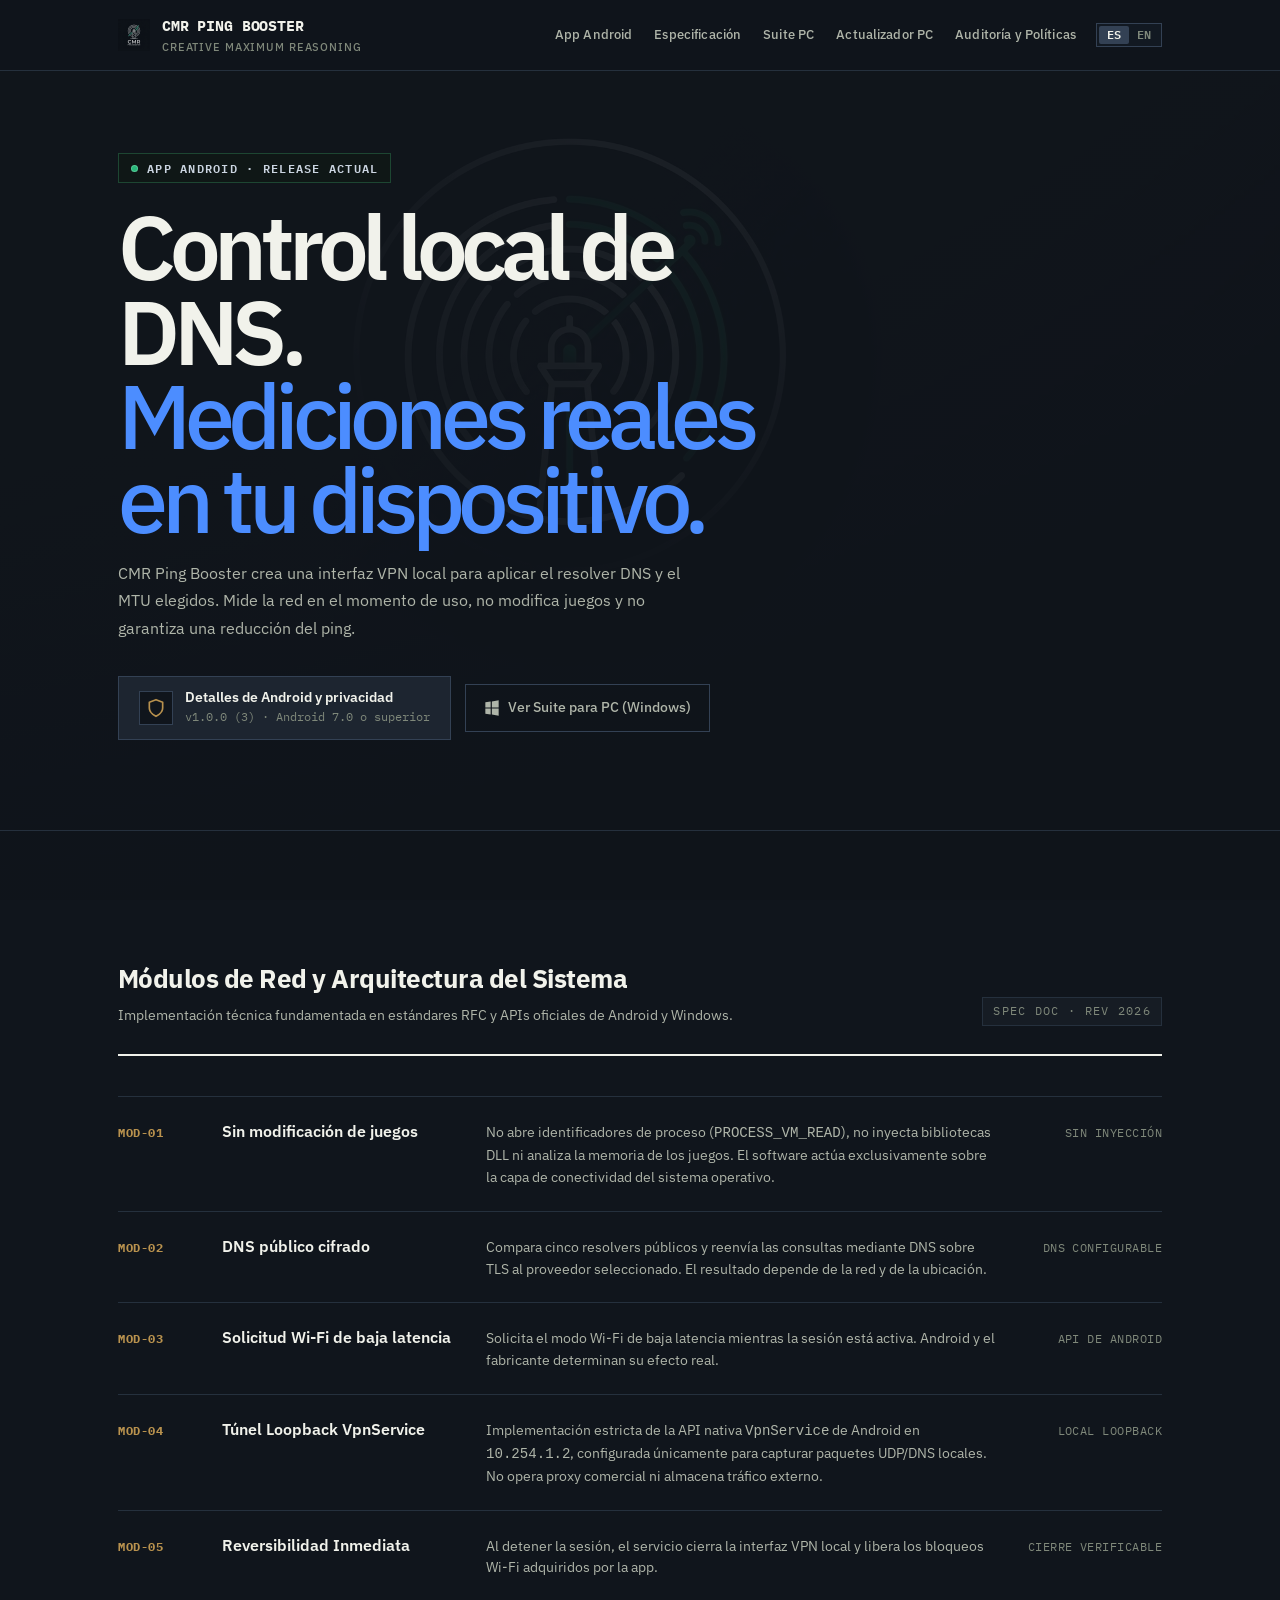
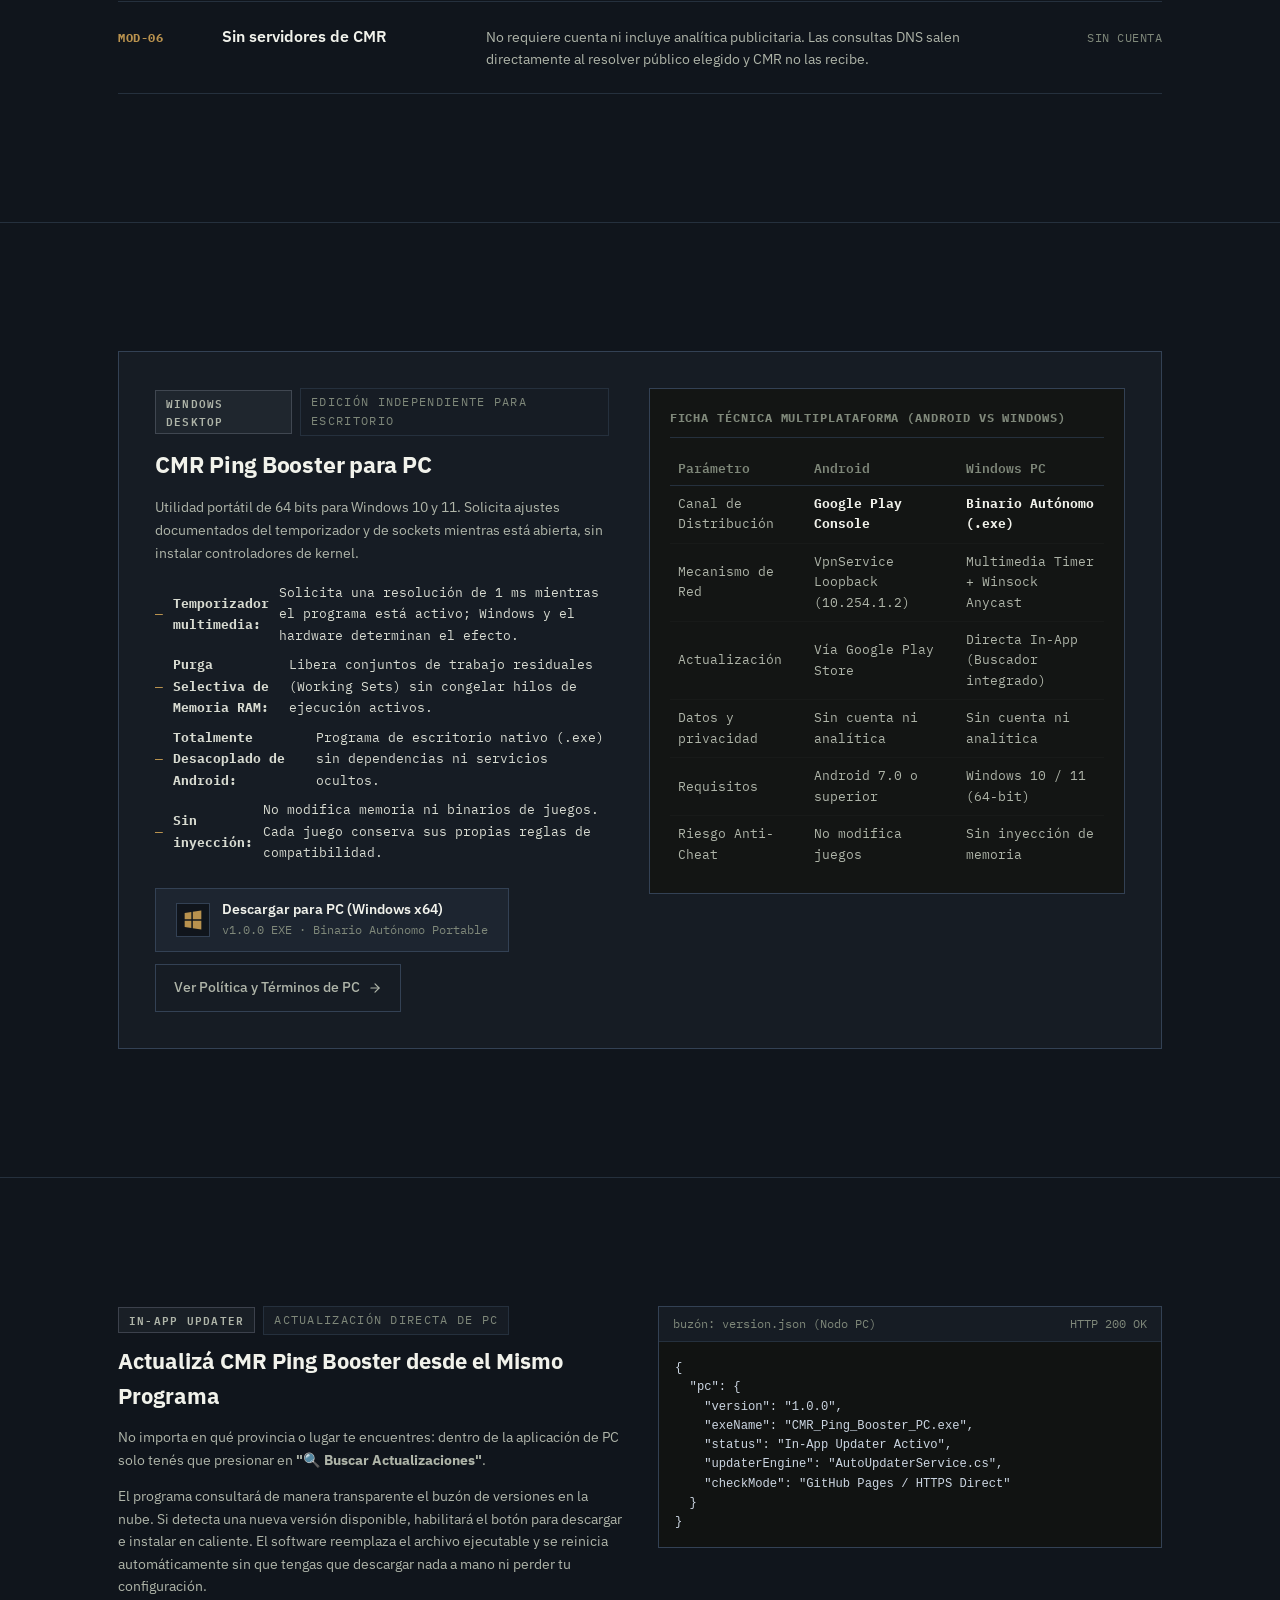
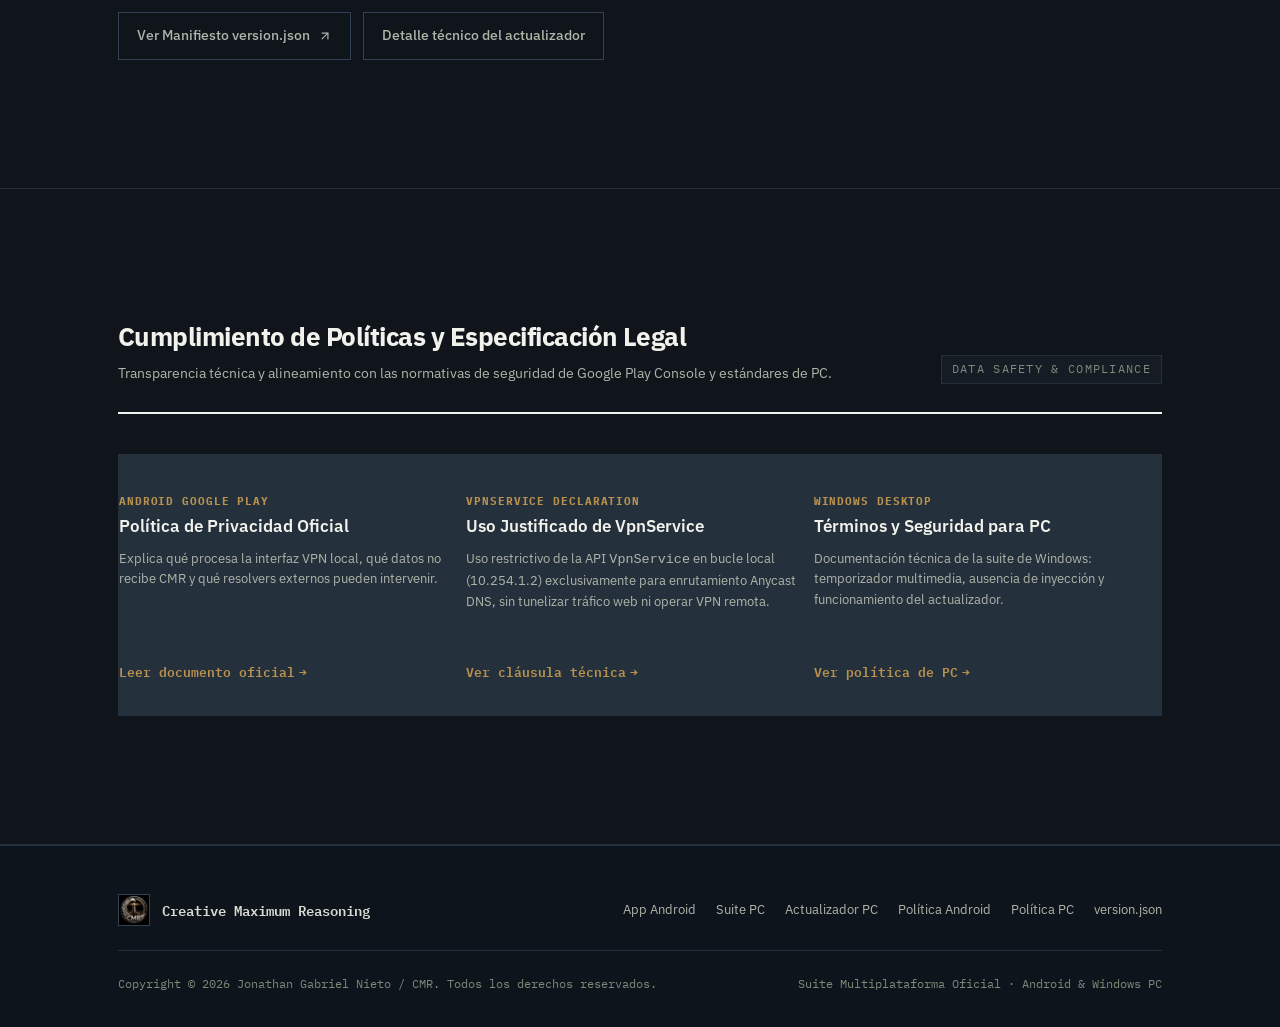
<file: index.html>
<!DOCTYPE html>
<html lang="es">
<head>
  <meta charset="UTF-8">
  <meta name="viewport" content="width=device-width, initial-scale=1.0">
  <title>CMR Ping Booster | Red para juegos</title>

  <meta name="description" content="Sitio oficial de CMR Ping Booster para Android y Windows: medición de red, DNS configurable, documentación y privacidad.">
  <meta name="author" content="Jonathan Gabriel Nieto / CMR — Creative Maximum Reasoning">
  <meta name="creator" content="Jonathan Gabriel Nieto">
  <meta name="publisher" content="Creative Maximum Reasoning (CMR)">
  <meta name="copyright" content="Copyright © 2026 Jonathan Gabriel Nieto / CMR — Creative Maximum Reasoning. Todos los derechos reservados.">
  <meta name="application-name" content="CMR Ping Booster">
  <meta name="theme-color" content="#090a0d">

  <meta property="og:title" content="CMR Ping Booster · Suite Oficial de Red Gaming">
  <meta property="og:description" content="Herramientas locales de medición y configuración de red para Android y Windows, sin promesas de rendimiento garantizado.">
  <meta property="og:type" content="website">
  <meta property="og:site_name" content="Creative Maximum Reasoning (CMR)">
  <meta property="og:image" content="./assets/cmr_brand.png">
  <meta property="article:author" content="Jonathan Gabriel Nieto">

  <link rel="icon" type="image/x-icon" href="./assets/favicon.ico">
  <link rel="apple-touch-icon" href="./assets/logo.png">

  <link rel="preconnect" href="https://fonts.googleapis.com">
  <link rel="preconnect" href="https://fonts.gstatic.com" crossorigin>
  <link href="https://fonts.googleapis.com/css2?family=IBM+Plex+Mono:wght@400;500;600;700&family=IBM+Plex+Sans:wght@400;500;600;700&display=swap" rel="stylesheet">

  <link rel="stylesheet" href="./styles.css">

  <script type="application/ld+json">
  {
    "@context": "https://schema.org",
    "@type": "SoftwareApplication",
    "name": "CMR Ping Booster",
    "operatingSystem": "Android, Windows 10, Windows 11",
    "applicationCategory": "UtilitiesApplication",
    "offers": {
      "@type": "Offer",
      "price": "0.00",
      "priceCurrency": "USD"
    },
    "author": {
      "@type": "Person",
      "name": "Jonathan Gabriel Nieto"
    },
    "publisher": {
      "@type": "Organization",
      "name": "Creative Maximum Reasoning (CMR)",
      "logo": "https://chinomr262.github.io/CMR-Ping-Booster/assets/cmr_brand.png"
    },
    "copyrightHolder": {
      "@type": "Person",
      "name": "Jonathan Gabriel Nieto"
    },
    "copyrightYear": 2026,
    "description": "Herramientas locales de medición y configuración DNS para Android y Windows desarrolladas por Creative Maximum Reasoning."
  }
  </script>
</head>
<body>

  <header class="navbar">
    <div class="container nav-container">
      <a href="./index.html" class="brand">
        <img src="./assets/logo.png" alt="Logo Oficial CMR" class="brand-logo">
        <div class="brand-text">
          <h1>CMR Ping Booster</h1>
          <span>Creative Maximum Reasoning</span>
        </div>
      </a>
      <div class="nav-wrapper">
        <nav class="nav-links">
          <a href="#app-android" class="nav-link">App Android</a>
          <a href="#arquitectura" class="nav-link">Especificación</a>
          <a href="#suite-pc" class="nav-link">Suite PC</a>
          <a href="#actualizador-pc" class="nav-link">Actualizador PC</a>
          <a href="#auditoria" class="nav-link">Auditoría y Políticas</a>
        </nav>
        <div class="nav-actions">
          <div class="lang-switch" role="group" aria-label="Selector de idioma">
            <a href="./index.html" class="lang-option active">ES</a>
            <a href="./en/index.html" class="lang-option">EN</a>
          </div>
        </div>
      </div>
    </div>
  </header>

  <main>
    <!-- HERO PRINCIPAL / APARTADO ANDROID -->
    <section class="hero" id="app-android">
      <div class="container">
        <div class="hero-editorial">

          <div class="hero-main-column">
            <div class="badge-live">
              <span class="status-indicator"></span>
              <span>APP ANDROID · RELEASE ACTUAL</span>
            </div>

            <h2 class="hero-title">
              Control local de DNS.<br>
              <span class="hero-title-sub">Mediciones reales en tu dispositivo.</span>
            </h2>

            <p class="hero-subtitle">
              CMR Ping Booster crea una interfaz VPN local para aplicar el resolver DNS y el MTU elegidos. Mide la red en el momento de uso, no modifica juegos y no garantiza una reducción del ping.
            </p>

            <div class="cta-group" id="descargas-android">
              <a href="./privacy.html" class="btn-download" id="btn-dl-android">
                <div class="btn-icon-wrapper">
                  <svg width="20" height="20" viewBox="0 0 24 24" fill="none" stroke="currentColor" stroke-width="2" stroke-linecap="round" stroke-linejoin="round">
                    <path d="M12 22s8-4 8-10V5l-8-3-8 3v7c0 6 8 10 8 10z" />
                  </svg>
                </div>
                <div class="btn-content">
                  <span class="btn-title">Detalles de Android y privacidad</span>
                  <span class="btn-sub" id="android-version-badge">v1.0.0 · Android 7.0 o superior</span>
                </div>
              </a>

              <a href="#suite-pc" class="btn-secondary-action">
                <svg width="16" height="16" viewBox="0 0 24 24" fill="currentColor">
                  <path d="M2 3.5l8-1.1v8.8H2V3.5zm9.8-1.4L22 0.5v10.7h-10.2V2.1zm-9.8 10.7h8v8.8l-8-1.1v-7.7zm9.8 0H22v10.7l-10.2-1.6V12.8z"/>
                </svg>
                <span>Ver Suite para PC (Windows)</span>
              </a>
            </div>
          </div>

        </div>
      </div>
    </section>

    <!-- ESPECIFICACIÓN DE INGENIERÍA Y ARQUITECTURA -->
    <section class="spec-section" id="arquitectura">
      <div class="container">

        <div class="section-editorial-head">
          <div class="head-title-wrap">
            <h2>Módulos de Red y Arquitectura del Sistema</h2>
            <p>Implementación técnica fundamentada en estándares RFC y APIs oficiales de Android y Windows.</p>
          </div>
          <span class="head-meta-code">SPEC DOC · REV 2026</span>
        </div>

        <div class="spec-rows-list">

          <div class="spec-row">
            <span class="spec-code">MOD-01</span>
            <div class="spec-name">Sin modificación de juegos</div>
            <div class="spec-desc">
              No abre identificadores de proceso (<code>PROCESS_VM_READ</code>), no inyecta bibliotecas DLL ni analiza la memoria de los juegos. El software actúa exclusivamente sobre la capa de conectividad del sistema operativo.
            </div>
            <div class="spec-status">Sin inyección</div>
          </div>

          <div class="spec-row">
            <span class="spec-code">MOD-02</span>
            <div class="spec-name">DNS público cifrado</div>
            <div class="spec-desc">
              Compara cinco resolvers públicos y reenvía las consultas mediante DNS sobre TLS al proveedor seleccionado. El resultado depende de la red y de la ubicación.
            </div>
            <div class="spec-status">DNS configurable</div>
          </div>

          <div class="spec-row">
            <span class="spec-code">MOD-03</span>
            <div class="spec-name">Solicitud Wi-Fi de baja latencia</div>
            <div class="spec-desc">
              Solicita el modo Wi-Fi de baja latencia mientras la sesión está activa. Android y el fabricante determinan su efecto real.
            </div>
            <div class="spec-status">API de Android</div>
          </div>

          <div class="spec-row">
            <span class="spec-code">MOD-04</span>
            <div class="spec-name">Túnel Loopback VpnService</div>
            <div class="spec-desc">
              Implementación estricta de la API nativa <code>VpnService</code> de Android en <code>10.254.1.2</code>, configurada únicamente para capturar paquetes UDP/DNS locales. No opera proxy comercial ni almacena tráfico externo.
            </div>
            <div class="spec-status">Local Loopback</div>
          </div>

          <div class="spec-row">
            <span class="spec-code">MOD-05</span>
            <div class="spec-name">Reversibilidad Inmediata</div>
            <div class="spec-desc">
              Al detener la sesión, el servicio cierra la interfaz VPN local y libera los bloqueos Wi-Fi adquiridos por la app.
            </div>
            <div class="spec-status">Cierre verificable</div>
          </div>

          <div class="spec-row">
            <span class="spec-code">MOD-06</span>
            <div class="spec-name">Sin servidores de CMR</div>
            <div class="spec-desc">
              No requiere cuenta ni incluye analítica publicitaria. Las consultas DNS salen directamente al resolver público elegido y CMR no las recibe.
            </div>
            <div class="spec-status">Sin cuenta</div>
          </div>

        </div>

      </div>
    </section>

    <!-- APARTADO DEDICADO: SUITE PARA PC (WINDOWS) -->
    <section class="desktop-suite-section" id="suite-pc">
      <div class="container">

        <div class="desktop-console-layout">
          <div class="desktop-info-col">
            <div style="display: flex; align-items: center; gap: 8px; margin-bottom: 6px;">
              <span class="badge-pill-status pc">WINDOWS DESKTOP</span>
              <span class="head-meta-code">EDICIÓN INDEPENDIENTE PARA ESCRITORIO</span>
            </div>
            <h3>CMR Ping Booster para PC</h3>
            <p>
              Utilidad portátil de 64 bits para Windows 10 y 11. Solicita ajustes documentados del temporizador y de sockets mientras está abierta, sin instalar controladores de kernel.
            </p>

            <ul class="desktop-features-check">
              <li><strong>Temporizador multimedia:</strong> Solicita una resolución de 1 ms mientras el programa está activo; Windows y el hardware determinan el efecto.</li>
              <li><strong>Purga Selectiva de Memoria RAM:</strong> Libera conjuntos de trabajo residuales (Working Sets) sin congelar hilos de ejecución activos.</li>
              <li><strong>Totalmente Desacoplado de Android:</strong> Programa de escritorio nativo (.exe) sin dependencias ni servicios ocultos.</li>
              <li><strong>Sin inyección:</strong> No modifica memoria ni binarios de juegos. Cada juego conserva sus propias reglas de compatibilidad.</li>
            </ul>

            <div style="display: flex; flex-wrap: wrap; gap: 12px; margin-top: 20px;">
              <a href="./CMR_Ping_Booster_PC.exe" download class="btn-download" id="btn-dl-pc">
                <div class="btn-icon-wrapper">
                  <svg width="20" height="20" viewBox="0 0 24 24" fill="currentColor">
                    <path d="M2 3.5l8-1.1v8.8H2V3.5zm9.8-1.4L22 0.5v10.7h-10.2V2.1zm-9.8 10.7h8v8.8l-8-1.1v-7.7zm9.8 0H22v10.7l-10.2-1.6V12.8z"/>
                  </svg>
                </div>
                <div class="btn-content">
                  <span class="btn-title">Descargar para PC (Windows x64)</span>
                  <span class="btn-sub" id="pc-version-badge">v1.0.0 EXE · Binario Autónomo Portable</span>
                </div>
              </a>

              <a href="./pc-privacy.html" class="btn-secondary-action">
                <span>Ver Política y Términos de PC</span>
                <svg width="14" height="14" viewBox="0 0 24 24" fill="none" stroke="currentColor" stroke-width="2" stroke-linecap="round" stroke-linejoin="round">
                  <line x1="5" y1="12" x2="19" y2="12"></line>
                  <polyline points="12 5 19 12 12 19"></polyline>
                </svg>
              </a>
            </div>
          </div>

          <div class="arch-compare-box">
            <div class="arch-compare-title">Ficha Técnica Multiplataforma (Android vs Windows)</div>
            <table class="arch-table">
              <thead>
                <tr>
                  <th>Parámetro</th>
                  <th>Android</th>
                  <th>Windows PC</th>
                </tr>
              </thead>
              <tbody>
                <tr>
                  <td>Canal de Distribución</td>
                  <td><strong>Google Play Console</strong></td>
                  <td><strong>Binario Autónomo (.exe)</strong></td>
                </tr>
                <tr>
                  <td>Mecanismo de Red</td>
                  <td>VpnService Loopback (10.254.1.2)</td>
                  <td>Multimedia Timer + Winsock Anycast</td>
                </tr>
                <tr>
                  <td>Actualización</td>
                  <td>Vía Google Play Store</td>
                  <td>Directa In-App (Buscador integrado)</td>
                </tr>
                <tr>
                  <td>Datos y privacidad</td>
                  <td>Sin cuenta ni analítica</td>
                  <td>Sin cuenta ni analítica</td>
                </tr>
                <tr>
                  <td>Requisitos</td>
                  <td>Android 7.0 o superior</td>
                  <td>Windows 10 / 11 (64-bit)</td>
                </tr>
                <tr>
                  <td>Riesgo Anti-Cheat</td>
                  <td>No modifica juegos</td>
                  <td>Sin inyección de memoria</td>
                </tr>
              </tbody>
            </table>
          </div>
        </div>

      </div>
    </section>

    <!-- SISTEMA DE ACTUALIZACIÓN DIRECTA DE PC -->
    <section class="updater-section" id="actualizador-pc">
      <div class="container">
        <div class="updater-layout">

          <div class="updater-details">
            <div style="display: flex; align-items: center; gap: 8px; margin-bottom: 6px;">
              <span class="badge-pill-status pc">IN-APP UPDATER</span>
              <span class="head-meta-code">ACTUALIZACIÓN DIRECTA DE PC</span>
            </div>
            <h3>Actualizá CMR Ping Booster desde el Mismo Programa</h3>
            <p>
              No importa en qué provincia o lugar te encuentres: dentro de la aplicación de PC solo tenés que presionar en <strong>"🔍 Buscar Actualizaciones"</strong>.
            </p>
            <p>
              El programa consultará de manera transparente el buzón de versiones en la nube. Si detecta una nueva versión disponible, habilitará el botón para descargar e instalar en caliente. El software reemplaza el archivo ejecutable y se reinicia automáticamente sin que tengas que descargar nada a mano ni perder tu configuración.
            </p>
            <div style="margin-top: 14px; display: flex; gap: 12px; align-items: center;">
              <a href="./version.json" target="_blank" class="btn-secondary-action">
                <span>Ver Manifiesto version.json</span>
                <svg width="14" height="14" viewBox="0 0 24 24" fill="none" stroke="currentColor" stroke-width="2" stroke-linecap="round" stroke-linejoin="round">
                  <line x1="7" y1="17" x2="17" y2="7"></line>
                  <polyline points="7 7 17 7 17 17"></polyline>
                </svg>
              </a>
              <a href="./pc-privacy.html#actualizador-pc" class="btn-secondary-action">
                <span>Detalle técnico del actualizador</span>
              </a>
            </div>
          </div>

          <div class="json-console">
            <div class="json-console-header">
              <span>buzón: version.json (Nodo PC)</span>
              <span>HTTP 200 OK</span>
            </div>
            <pre><code>{
  "pc": {
    "version": "1.0.0",
    "exeName": "CMR_Ping_Booster_PC.exe",
    "status": "In-App Updater Activo",
    "updaterEngine": "AutoUpdaterService.cs",
    "checkMode": "GitHub Pages / HTTPS Direct"
  }
}</code></pre>
          </div>

        </div>
      </div>
    </section>

    <!-- AUDITORÍA DE CUMPLIMIENTO GOOGLE PLAY Y ESPECIFICACIONES LEGALES -->
    <section class="legal-audit-section" id="auditoria">
      <div class="container">

        <div class="section-editorial-head">
          <div class="head-title-wrap">
            <h2>Cumplimiento de Políticas y Especificación Legal</h2>
            <p>Transparencia técnica y alineamiento con las normativas de seguridad de Google Play Console y estándares de PC.</p>
          </div>
          <span class="head-meta-code">DATA SAFETY &amp; COMPLIANCE</span>
        </div>

        <div class="audit-grid">

          <div class="audit-cell">
            <div>
              <span class="audit-cell-tag">ANDROID GOOGLE PLAY</span>
              <h3>Política de Privacidad Oficial</h3>
              <p>
                Explica qué procesa la interfaz VPN local, qué datos no recibe CMR y qué resolvers externos pueden intervenir.
              </p>
            </div>
            <a href="./privacy.html" class="audit-cell-link">
              <span>Leer documento oficial</span>
              <span>→</span>
            </a>
          </div>

          <div class="audit-cell">
            <div>
              <span class="audit-cell-tag">VPNSERVICE DECLARATION</span>
              <h3>Uso Justificado de VpnService</h3>
              <p>
                Uso restrictivo de la API <code>VpnService</code> en bucle local (10.254.1.2) exclusivamente para enrutamiento Anycast DNS, sin tunelizar tráfico web ni operar VPN remota.
              </p>
            </div>
            <a href="./privacy.html#vpnservice" class="audit-cell-link">
              <span>Ver cláusula técnica</span>
              <span>→</span>
            </a>
          </div>

          <div class="audit-cell">
            <div>
              <span class="audit-cell-tag">WINDOWS DESKTOP</span>
              <h3>Términos y Seguridad para PC</h3>
              <p>
                Documentación técnica de la suite de Windows: temporizador multimedia, ausencia de inyección y funcionamiento del actualizador.
              </p>
            </div>
            <a href="./pc-privacy.html" class="audit-cell-link">
              <span>Ver política de PC</span>
              <span>→</span>
            </a>
          </div>

        </div>

      </div>
    </section>
  </main>

  <footer class="footer">
    <div class="container">
      <div class="footer-top-row">
        <div class="footer-identity">
          <img src="./assets/cmr_brand.png?v=2026" alt="Logo Oficial CMR" class="footer-logo-img">
          <span class="footer-brand-name">Creative Maximum Reasoning</span>
        </div>

        <div class="footer-links-row">
          <a href="#app-android" class="footer-link">App Android</a>
          <a href="#suite-pc" class="footer-link">Suite PC</a>
          <a href="#actualizador-pc" class="footer-link">Actualizador PC</a>
          <a href="./privacy.html" class="footer-link">Política Android</a>
          <a href="./pc-privacy.html" class="footer-link">Política PC</a>
          <a href="./version.json" class="footer-link">version.json</a>
        </div>
      </div>

      <div class="footer-bottom-row">
        <span>Copyright © 2026 Jonathan Gabriel Nieto / CMR. Todos los derechos reservados.</span>
        <span>Suite Multiplataforma Oficial · Android &amp; Windows PC</span>
      </div>
    </div>
  </footer>

  <script src="./app.js"></script>
</body>
</html>
</file>
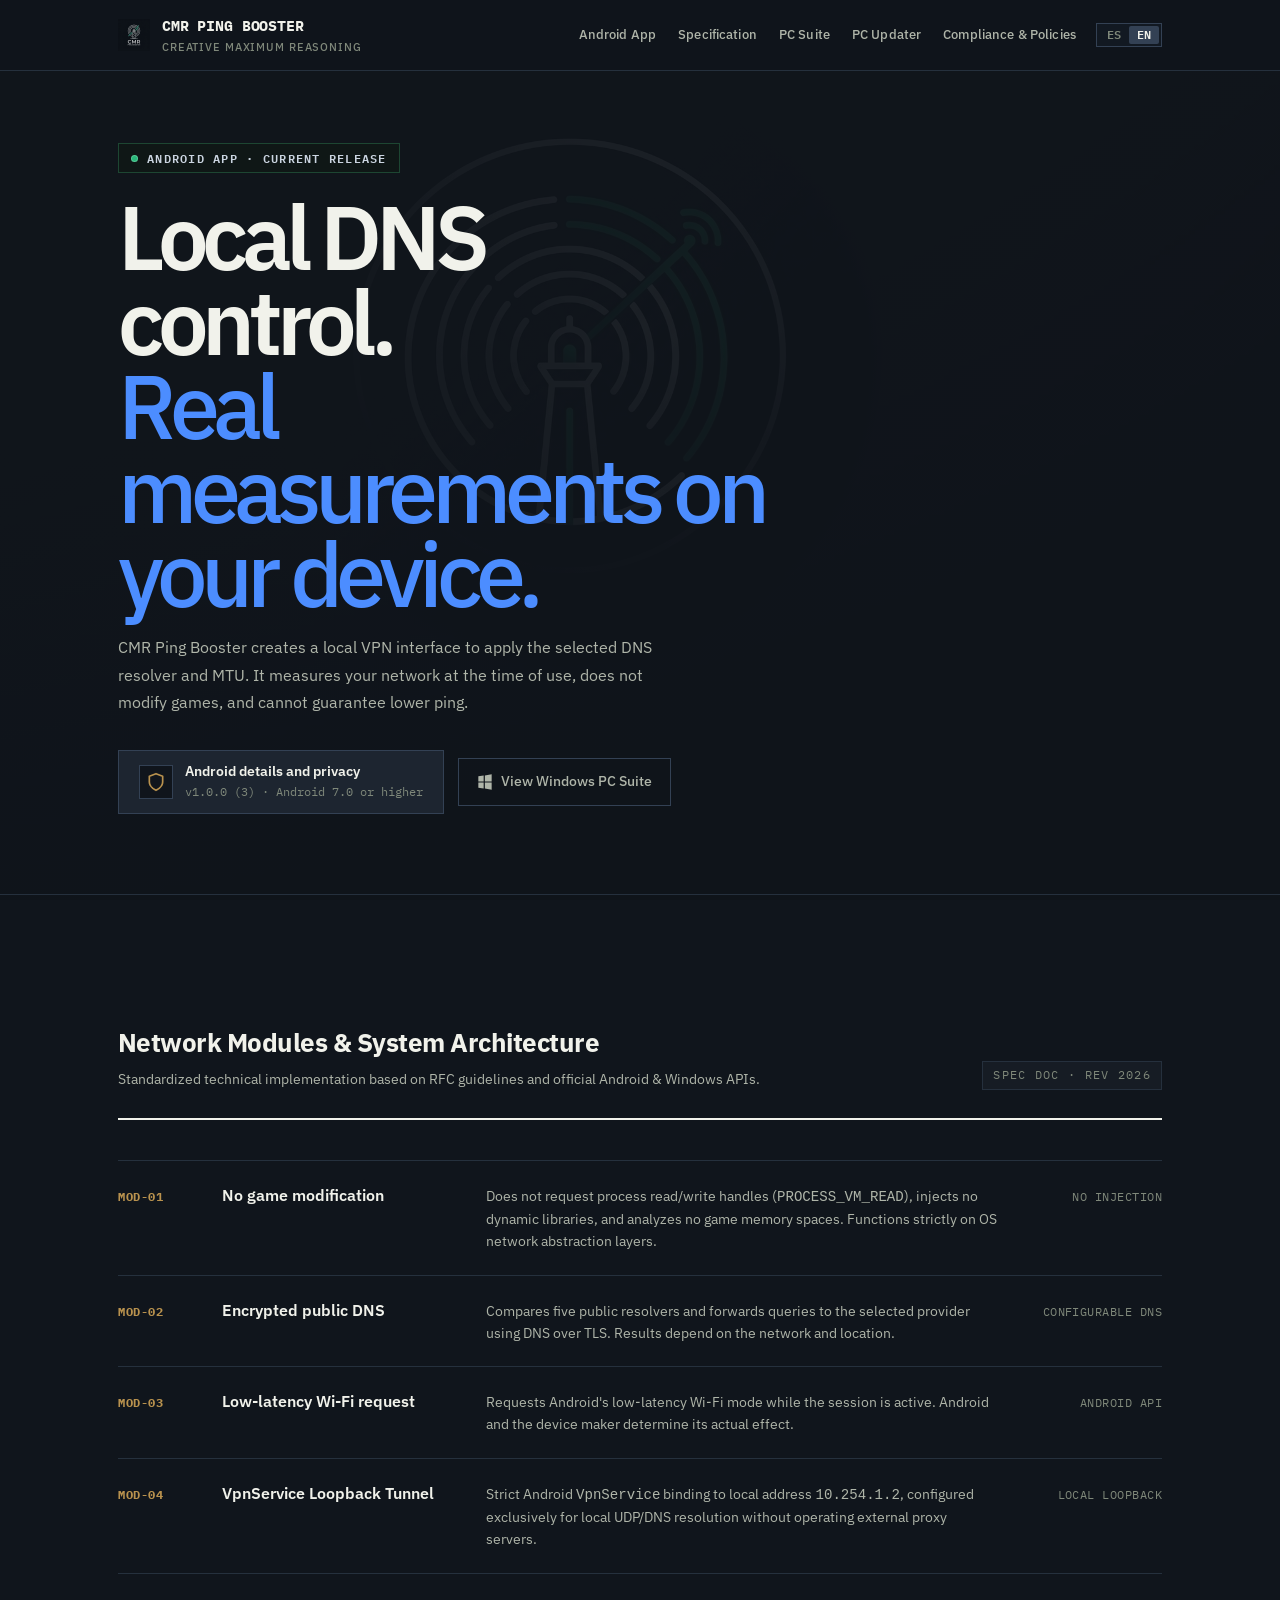
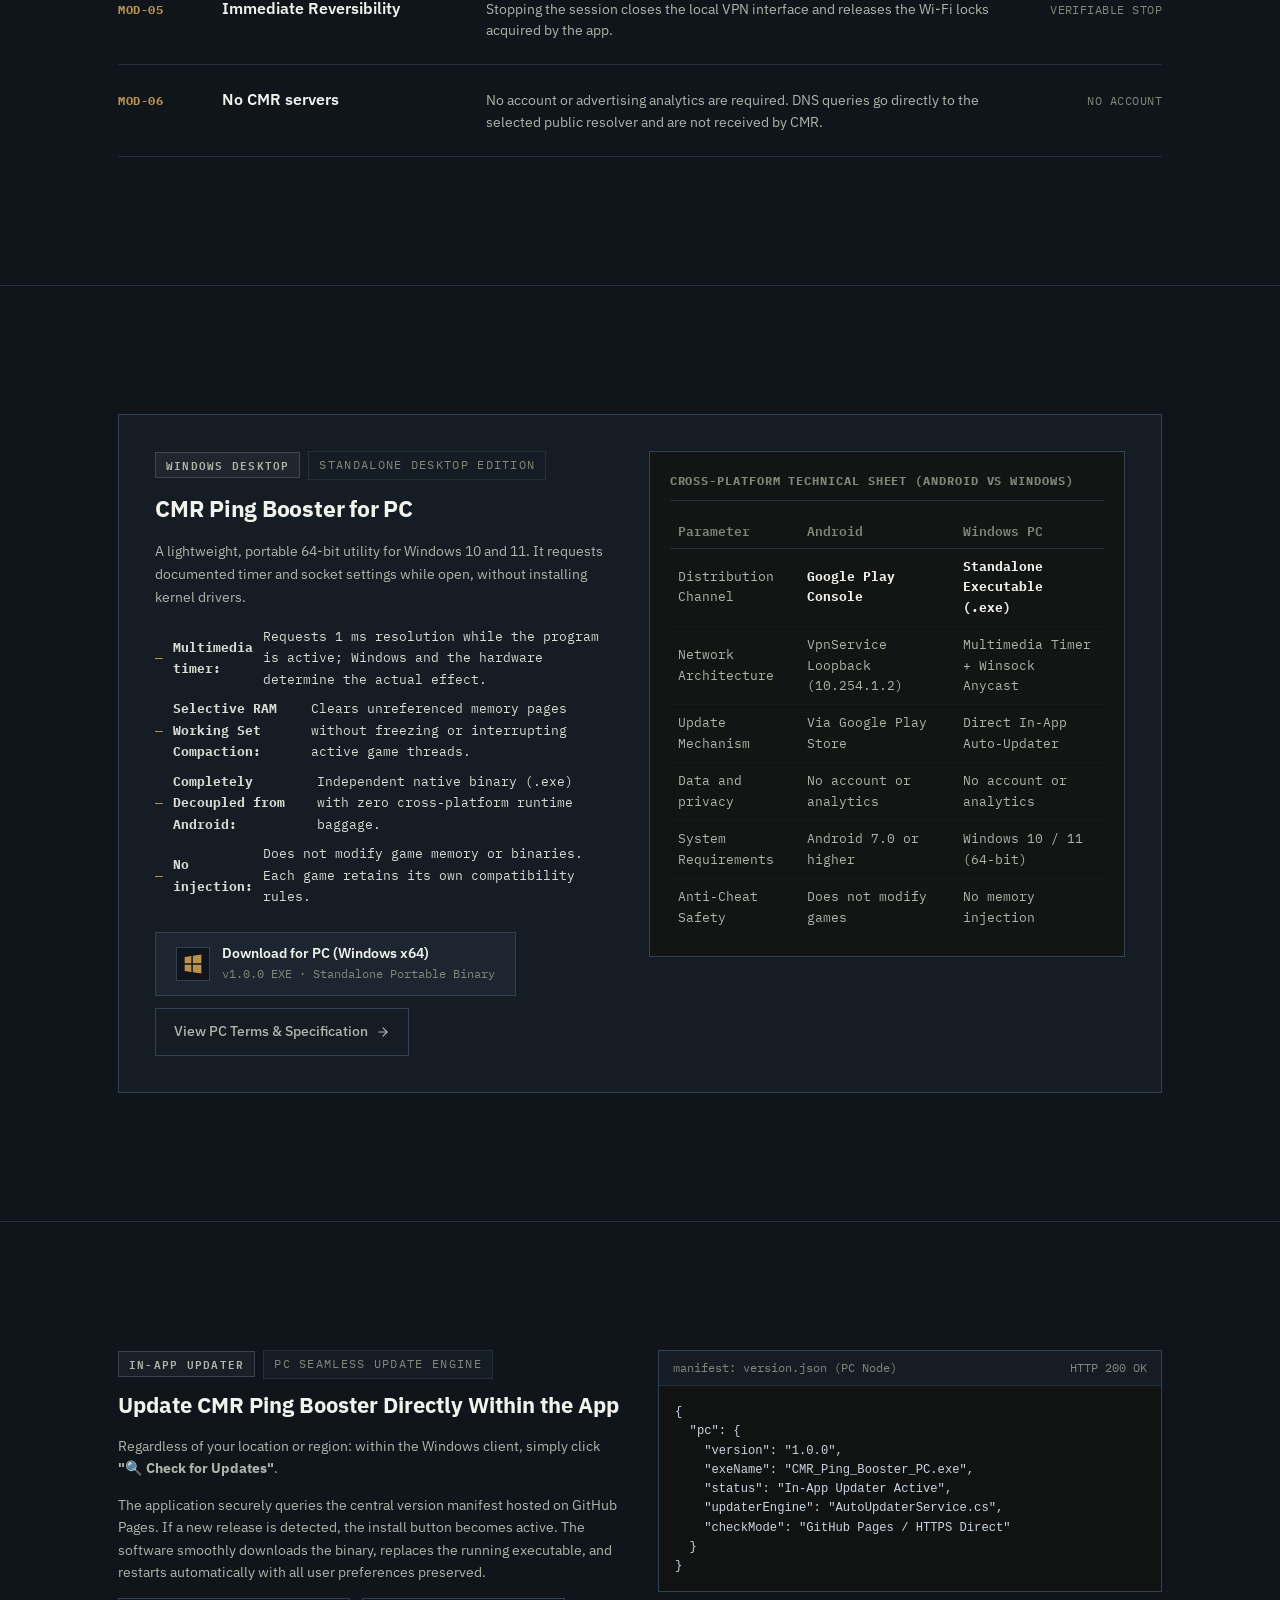
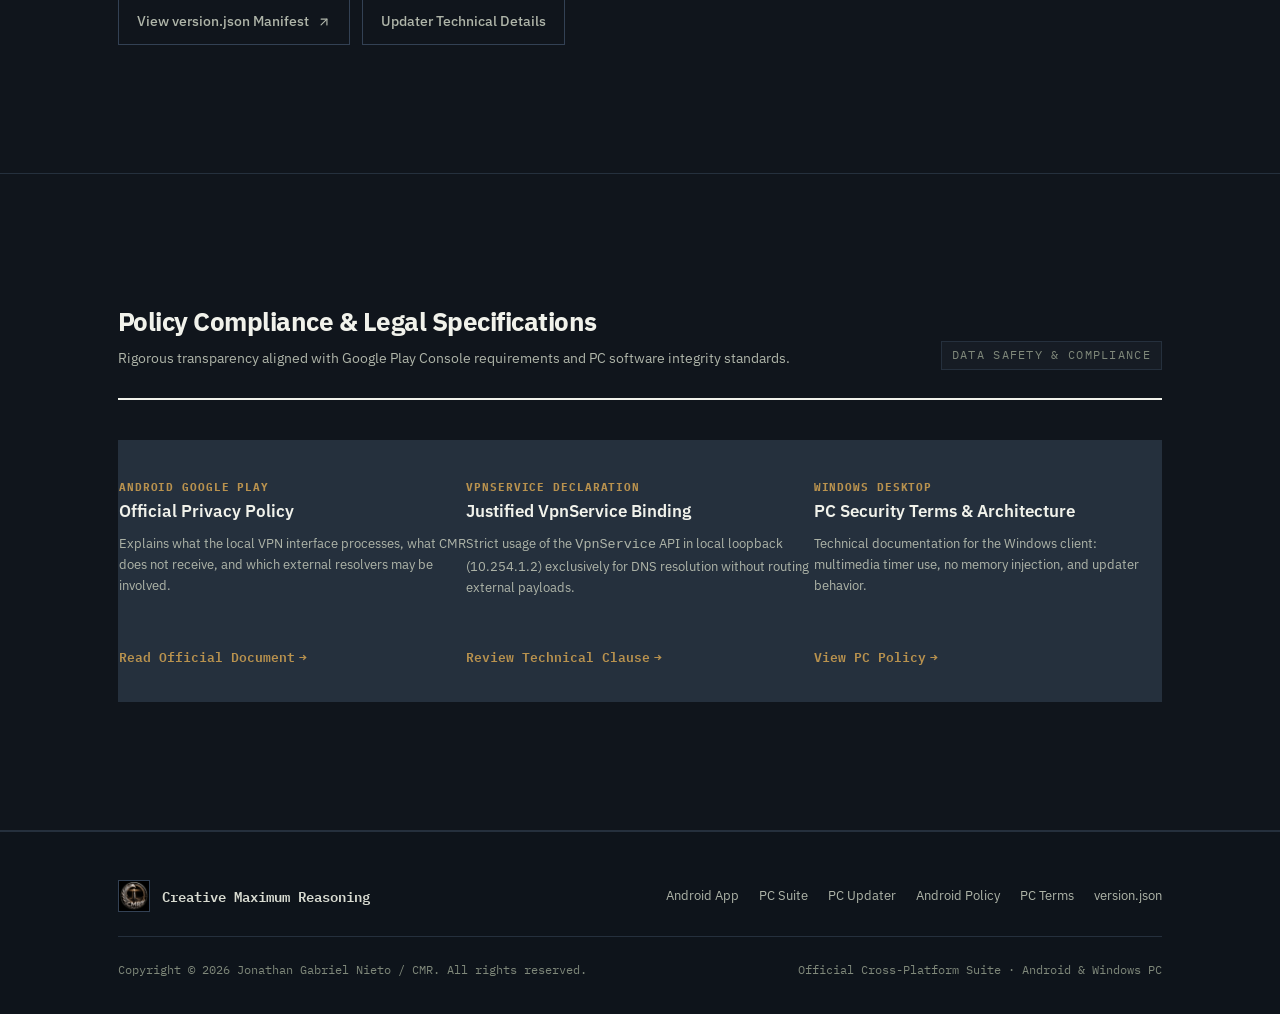
<file: en/index.html>
<!DOCTYPE html>
<html lang="en">
<head>
  <meta charset="UTF-8">
  <meta name="viewport" content="width=device-width, initial-scale=1.0">
  <title>CMR Ping Booster · Gaming Network Stability Suite (Android &amp; PC)</title>

  <meta name="description" content="Official CMR Ping Booster website for Android and Windows: network measurements, configurable DNS, documentation, and privacy.">
  <meta name="author" content="Jonathan Gabriel Nieto / CMR — Creative Maximum Reasoning">
  <meta name="creator" content="Jonathan Gabriel Nieto">
  <meta name="publisher" content="Creative Maximum Reasoning (CMR)">
  <meta name="copyright" content="Copyright © 2026 Jonathan Gabriel Nieto / CMR — Creative Maximum Reasoning. All rights reserved.">
  <meta name="application-name" content="CMR Ping Booster">
  <meta name="theme-color" content="#090a0d">

  <meta property="og:title" content="CMR Ping Booster · Official Gaming Network Suite">
  <meta property="og:description" content="Local network measurement and configuration tools for Android and Windows, without guaranteed performance claims.">
  <meta property="og:type" content="website">
  <meta property="og:site_name" content="Creative Maximum Reasoning (CMR)">
  <meta property="og:image" content="../assets/cmr_brand.png">
  <meta property="article:author" content="Jonathan Gabriel Nieto">

  <link rel="icon" type="image/x-icon" href="../assets/favicon.ico">
  <link rel="apple-touch-icon" href="../assets/logo.png">

  <link rel="preconnect" href="https://fonts.googleapis.com">
  <link rel="preconnect" href="https://fonts.gstatic.com" crossorigin>
  <link href="https://fonts.googleapis.com/css2?family=IBM+Plex+Mono:wght@400;500;600;700&family=IBM+Plex+Sans:wght@400;500;600;700&display=swap" rel="stylesheet">

  <link rel="stylesheet" href="../styles.css">

  <script type="application/ld+json">
  {
    "@context": "https://schema.org",
    "@type": "SoftwareApplication",
    "name": "CMR Ping Booster",
    "operatingSystem": "Android, Windows 10, Windows 11",
    "applicationCategory": "UtilitiesApplication",
    "offers": {
      "@type": "Offer",
      "price": "0.00",
      "priceCurrency": "USD"
    },
    "author": {
      "@type": "Person",
      "name": "Jonathan Gabriel Nieto"
    },
    "publisher": {
      "@type": "Organization",
      "name": "Creative Maximum Reasoning (CMR)",
      "logo": "https://chinomr262.github.io/CMR-Ping-Booster/assets/cmr_brand.png"
    },
    "copyrightHolder": {
      "@type": "Person",
      "name": "Jonathan Gabriel Nieto"
    },
    "copyrightYear": 2026,
    "description": "Local network measurement and DNS configuration tools for Android and Windows developed by Creative Maximum Reasoning."
  }
  </script>
</head>
<body>

  <header class="navbar">
    <div class="container nav-container">
      <a href="./index.html" class="brand">
        <img src="../assets/logo.png" alt="Official CMR Logo" class="brand-logo">
        <div class="brand-text">
          <h1>CMR Ping Booster</h1>
          <span>Creative Maximum Reasoning</span>
        </div>
      </a>
      <div class="nav-wrapper">
        <nav class="nav-links">
          <a href="#app-android" class="nav-link">Android App</a>
          <a href="#architecture" class="nav-link">Specification</a>
          <a href="#pc-suite" class="nav-link">PC Suite</a>
          <a href="#pc-updater" class="nav-link">PC Updater</a>
          <a href="#compliance" class="nav-link">Compliance &amp; Policies</a>
        </nav>
        <div class="nav-actions">
          <div class="lang-switch" role="group" aria-label="Language selector">
            <a href="../index.html" class="lang-option">ES</a>
            <a href="./index.html" class="lang-option active">EN</a>
          </div>
        </div>
      </div>
    </div>
  </header>

  <main>
    <!-- HERO SECTION / ANDROID MOBILE -->
    <section class="hero" id="app-android">
      <div class="container">
        <div class="hero-editorial">

          <div class="hero-main-column">
            <div class="badge-live">
              <span class="status-indicator"></span>
              <span>ANDROID APP · CURRENT RELEASE</span>
            </div>

            <h2 class="hero-title">
              Local DNS control.<br>
              <span class="hero-title-sub">Real measurements on your device.</span>
            </h2>

            <p class="hero-subtitle">
              CMR Ping Booster creates a local VPN interface to apply the selected DNS resolver and MTU. It measures your network at the time of use, does not modify games, and cannot guarantee lower ping.
            </p>

            <div class="cta-group" id="downloads-android">
              <a href="./privacy.html" class="btn-download" id="btn-dl-android">
                <div class="btn-icon-wrapper">
                  <svg width="20" height="20" viewBox="0 0 24 24" fill="none" stroke="currentColor" stroke-width="2" stroke-linecap="round" stroke-linejoin="round">
                    <path d="M12 22s8-4 8-10V5l-8-3-8 3v7c0 6 8 10 8 10z" />
                  </svg>
                </div>
                <div class="btn-content">
                  <span class="btn-title">Android details and privacy</span>
                  <span class="btn-sub" id="android-version-badge">v1.0.0 · Android 7.0 or higher</span>
                </div>
              </a>

              <a href="#pc-suite" class="btn-secondary-action">
                <svg width="16" height="16" viewBox="0 0 24 24" fill="currentColor">
                  <path d="M2 3.5l8-1.1v8.8H2V3.5zm9.8-1.4L22 0.5v10.7h-10.2V2.1zm-9.8 10.7h8v8.8l-8-1.1v-7.7zm9.8 0H22v10.7l-10.2-1.6V12.8z"/>
                </svg>
                <span>View Windows PC Suite</span>
              </a>
            </div>
          </div>

        </div>
      </div>
    </section>

    <!-- TECHNICAL SPECIFICATION -->
    <section class="spec-section" id="architecture">
      <div class="container">

        <div class="section-editorial-head">
          <div class="head-title-wrap">
            <h2>Network Modules &amp; System Architecture</h2>
            <p>Standardized technical implementation based on RFC guidelines and official Android &amp; Windows APIs.</p>
          </div>
          <span class="head-meta-code">SPEC DOC · REV 2026</span>
        </div>

        <div class="spec-rows-list">

          <div class="spec-row">
            <span class="spec-code">MOD-01</span>
            <div class="spec-name">No game modification</div>
            <div class="spec-desc">
              Does not request process read/write handles (<code>PROCESS_VM_READ</code>), injects no dynamic libraries, and analyzes no game memory spaces. Functions strictly on OS network abstraction layers.
            </div>
            <div class="spec-status">No injection</div>
          </div>

          <div class="spec-row">
            <span class="spec-code">MOD-02</span>
            <div class="spec-name">Encrypted public DNS</div>
            <div class="spec-desc">
              Compares five public resolvers and forwards queries to the selected provider using DNS over TLS. Results depend on the network and location.
            </div>
            <div class="spec-status">Configurable DNS</div>
          </div>

          <div class="spec-row">
            <span class="spec-code">MOD-03</span>
            <div class="spec-name">Low-latency Wi-Fi request</div>
            <div class="spec-desc">
              Requests Android's low-latency Wi-Fi mode while the session is active. Android and the device maker determine its actual effect.
            </div>
            <div class="spec-status">Android API</div>
          </div>

          <div class="spec-row">
            <span class="spec-code">MOD-04</span>
            <div class="spec-name">VpnService Loopback Tunnel</div>
            <div class="spec-desc">
              Strict Android <code>VpnService</code> binding to local address <code>10.254.1.2</code>, configured exclusively for local UDP/DNS resolution without operating external proxy servers.
            </div>
            <div class="spec-status">Local Loopback</div>
          </div>

          <div class="spec-row">
            <span class="spec-code">MOD-05</span>
            <div class="spec-name">Immediate Reversibility</div>
            <div class="spec-desc">
              Stopping the session closes the local VPN interface and releases the Wi-Fi locks acquired by the app.
            </div>
            <div class="spec-status">Verifiable stop</div>
          </div>

          <div class="spec-row">
            <span class="spec-code">MOD-06</span>
            <div class="spec-name">No CMR servers</div>
            <div class="spec-desc">
              No account or advertising analytics are required. DNS queries go directly to the selected public resolver and are not received by CMR.
            </div>
            <div class="spec-status">No account</div>
          </div>

        </div>

      </div>
    </section>

    <!-- DEDICATED PC SUITE (WINDOWS) -->
    <section class="desktop-suite-section" id="pc-suite">
      <div class="container">

        <div class="desktop-console-layout">
          <div class="desktop-info-col">
            <div style="display: flex; align-items: center; gap: 8px; margin-bottom: 6px;">
              <span class="badge-pill-status pc">WINDOWS DESKTOP</span>
              <span class="head-meta-code">STANDALONE DESKTOP EDITION</span>
            </div>
            <h3>CMR Ping Booster for PC</h3>
            <p>
              A lightweight, portable 64-bit utility for Windows 10 and 11. It requests documented timer and socket settings while open, without installing kernel drivers.
            </p>

            <ul class="desktop-features-check">
              <li><strong>Multimedia timer:</strong> Requests 1 ms resolution while the program is active; Windows and the hardware determine the actual effect.</li>
              <li><strong>Selective RAM Working Set Compaction:</strong> Clears unreferenced memory pages without freezing or interrupting active game threads.</li>
              <li><strong>Completely Decoupled from Android:</strong> Independent native binary (.exe) with zero cross-platform runtime baggage.</li>
              <li><strong>No injection:</strong> Does not modify game memory or binaries. Each game retains its own compatibility rules.</li>
            </ul>

            <div style="display: flex; flex-wrap: wrap; gap: 12px; margin-top: 20px;">
              <a href="../CMR_Ping_Booster_PC.exe" download class="btn-download" id="btn-dl-pc">
                <div class="btn-icon-wrapper">
                  <svg width="20" height="20" viewBox="0 0 24 24" fill="currentColor">
                    <path d="M2 3.5l8-1.1v8.8H2V3.5zm9.8-1.4L22 0.5v10.7h-10.2V2.1zm-9.8 10.7h8v8.8l-8-1.1v-7.7zm9.8 0H22v10.7l-10.2-1.6V12.8z"/>
                  </svg>
                </div>
                <div class="btn-content">
                  <span class="btn-title">Download for PC (Windows x64)</span>
                  <span class="btn-sub" id="pc-version-badge">v1.0.0 EXE · Standalone Portable Binary</span>
                </div>
              </a>

              <a href="./pc-privacy.html" class="btn-secondary-action">
                <span>View PC Terms &amp; Specification</span>
                <svg width="14" height="14" viewBox="0 0 24 24" fill="none" stroke="currentColor" stroke-width="2" stroke-linecap="round" stroke-linejoin="round">
                  <line x1="5" y1="12" x2="19" y2="12"></line>
                  <polyline points="12 5 19 12 12 19"></polyline>
                </svg>
              </a>
            </div>
          </div>

          <div class="arch-compare-box">
            <div class="arch-compare-title">Cross-Platform Technical Sheet (Android vs Windows)</div>
            <table class="arch-table">
              <thead>
                <tr>
                  <th>Parameter</th>
                  <th>Android</th>
                  <th>Windows PC</th>
                </tr>
              </thead>
              <tbody>
                <tr>
                  <td>Distribution Channel</td>
                  <td><strong>Google Play Console</strong></td>
                  <td><strong>Standalone Executable (.exe)</strong></td>
                </tr>
                <tr>
                  <td>Network Architecture</td>
                  <td>VpnService Loopback (10.254.1.2)</td>
                  <td>Multimedia Timer + Winsock Anycast</td>
                </tr>
                <tr>
                  <td>Update Mechanism</td>
                  <td>Via Google Play Store</td>
                  <td>Direct In-App Auto-Updater</td>
                </tr>
                <tr>
                  <td>Data and privacy</td>
                  <td>No account or analytics</td>
                  <td>No account or analytics</td>
                </tr>
                <tr>
                  <td>System Requirements</td>
                  <td>Android 7.0 or higher</td>
                  <td>Windows 10 / 11 (64-bit)</td>
                </tr>
                <tr>
                  <td>Anti-Cheat Safety</td>
                  <td>Does not modify games</td>
                  <td>No memory injection</td>
                </tr>
              </tbody>
            </table>
          </div>
        </div>

      </div>
    </section>

    <!-- PC IN-APP AUTO-UPDATER SECTION -->
    <section class="updater-section" id="pc-updater">
      <div class="container">
        <div class="updater-layout">

          <div class="updater-details">
            <div style="display: flex; align-items: center; gap: 8px; margin-bottom: 6px;">
              <span class="badge-pill-status pc">IN-APP UPDATER</span>
              <span class="head-meta-code">PC SEAMLESS UPDATE ENGINE</span>
            </div>
            <h3>Update CMR Ping Booster Directly Within the App</h3>
            <p>
              Regardless of your location or region: within the Windows client, simply click <strong>"🔍 Check for Updates"</strong>.
            </p>
            <p>
              The application securely queries the central version manifest hosted on GitHub Pages. If a new release is detected, the install button becomes active. The software smoothly downloads the binary, replaces the running executable, and restarts automatically with all user preferences preserved.
            </p>
            <div style="margin-top: 14px; display: flex; gap: 12px; align-items: center;">
              <a href="../version.json" target="_blank" class="btn-secondary-action">
                <span>View version.json Manifest</span>
                <svg width="14" height="14" viewBox="0 0 24 24" fill="none" stroke="currentColor" stroke-width="2" stroke-linecap="round" stroke-linejoin="round">
                  <line x1="7" y1="17" x2="17" y2="7"></line>
                  <polyline points="7 7 17 7 17 17"></polyline>
                </svg>
              </a>
              <a href="./pc-privacy.html#in-app-updater" class="btn-secondary-action">
                <span>Updater Technical Details</span>
              </a>
            </div>
          </div>

          <div class="json-console">
            <div class="json-console-header">
              <span>manifest: version.json (PC Node)</span>
              <span>HTTP 200 OK</span>
            </div>
            <pre><code>{
  "pc": {
    "version": "1.0.0",
    "exeName": "CMR_Ping_Booster_PC.exe",
    "status": "In-App Updater Active",
    "updaterEngine": "AutoUpdaterService.cs",
    "checkMode": "GitHub Pages / HTTPS Direct"
  }
}</code></pre>
          </div>

        </div>
      </div>
    </section>

    <!-- COMPLIANCE & LEGAL AUDIT -->
    <section class="legal-audit-section" id="compliance">
      <div class="container">

        <div class="section-editorial-head">
          <div class="head-title-wrap">
            <h2>Policy Compliance &amp; Legal Specifications</h2>
            <p>Rigorous transparency aligned with Google Play Console requirements and PC software integrity standards.</p>
          </div>
          <span class="head-meta-code">DATA SAFETY &amp; COMPLIANCE</span>
        </div>

        <div class="audit-grid">

          <div class="audit-cell">
            <div>
              <span class="audit-cell-tag">ANDROID GOOGLE PLAY</span>
              <h3>Official Privacy Policy</h3>
              <p>
                Explains what the local VPN interface processes, what CMR does not receive, and which external resolvers may be involved.
              </p>
            </div>
            <a href="./privacy.html" class="audit-cell-link">
              <span>Read Official Document</span>
              <span>→</span>
            </a>
          </div>

          <div class="audit-cell">
            <div>
              <span class="audit-cell-tag">VPNSERVICE DECLARATION</span>
              <h3>Justified VpnService Binding</h3>
              <p>
                Strict usage of the <code>VpnService</code> API in local loopback (10.254.1.2) exclusively for DNS resolution without routing external payloads.
              </p>
            </div>
            <a href="./privacy.html#vpnservice" class="audit-cell-link">
              <span>Review Technical Clause</span>
              <span>→</span>
            </a>
          </div>

          <div class="audit-cell">
            <div>
              <span class="audit-cell-tag">WINDOWS DESKTOP</span>
              <h3>PC Security Terms &amp; Architecture</h3>
              <p>
                Technical documentation for the Windows client: multimedia timer use, no memory injection, and updater behavior.
              </p>
            </div>
            <a href="./pc-privacy.html" class="audit-cell-link">
              <span>View PC Policy</span>
              <span>→</span>
            </a>
          </div>

        </div>

      </div>
    </section>
  </main>

  <footer class="footer">
    <div class="container">
      <div class="footer-top-row">
        <div class="footer-identity">
          <img src="../assets/cmr_brand.png?v=2026" alt="Official CMR Logo" class="footer-logo-img">
          <span class="footer-brand-name">Creative Maximum Reasoning</span>
        </div>

        <div class="footer-links-row">
          <a href="./index.html#app-android" class="footer-link">Android App</a>
          <a href="./index.html#pc-suite" class="footer-link">PC Suite</a>
          <a href="./index.html#pc-updater" class="footer-link">PC Updater</a>
          <a href="./privacy.html" class="footer-link">Android Policy</a>
          <a href="./pc-privacy.html" class="footer-link">PC Terms</a>
          <a href="../version.json" class="footer-link">version.json</a>
        </div>
      </div>

      <div class="footer-bottom-row">
        <span>Copyright © 2026 Jonathan Gabriel Nieto / CMR. All rights reserved.</span>
        <span>Official Cross-Platform Suite · Android &amp; Windows PC</span>
      </div>
    </div>
  </footer>

  <script src="../app.js"></script>
</body>
</html>
</file>
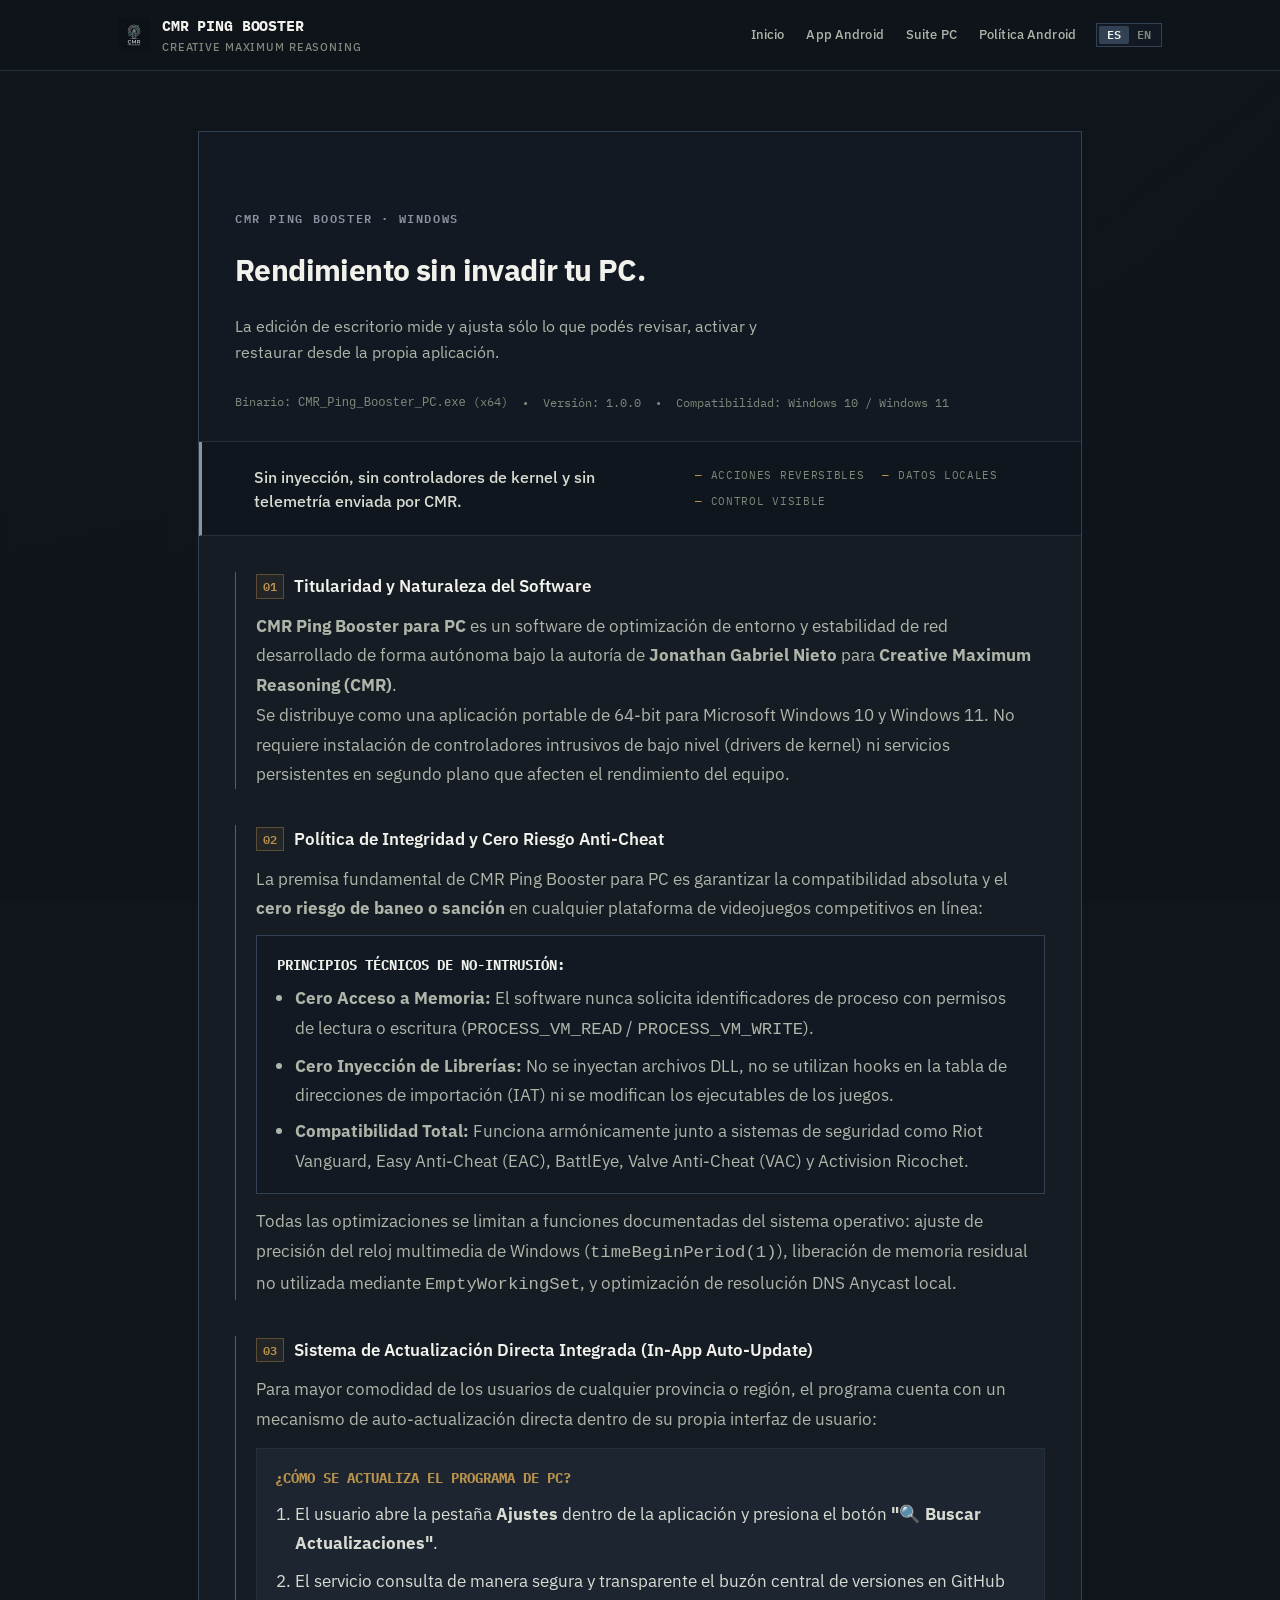
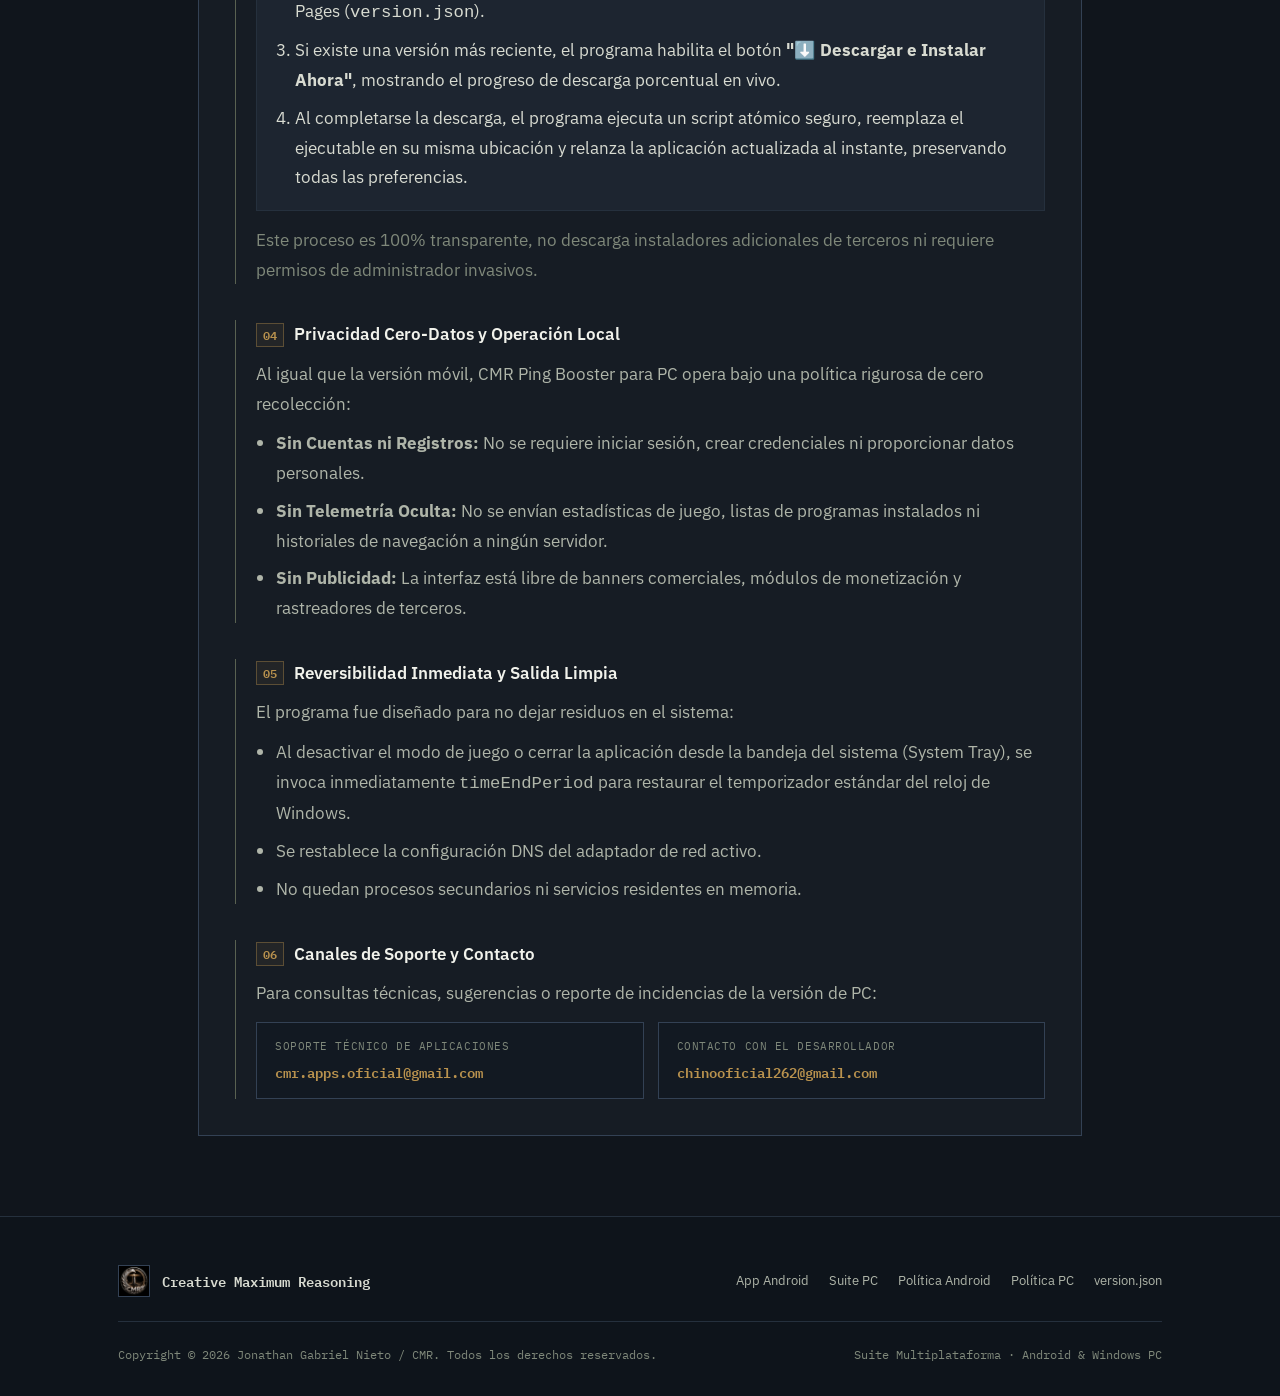
<file: pc-privacy.html>
<!DOCTYPE html>
<html lang="es">
<head>
  <meta charset="UTF-8">
  <meta name="viewport" content="width=device-width, initial-scale=1.0">
  <title>Términos Técnicos y Política de Privacidad de PC · CMR Ping Booster</title>

  <meta name="description" content="Especificación técnica oficial, política de privacidad y arquitectura de seguridad de CMR Ping Booster para Windows PC. Cero riesgo anti-cheat y actualizador directo in-app.">
  <meta name="author" content="Jonathan Gabriel Nieto / CMR — Creative Maximum Reasoning">
  <meta name="creator" content="Jonathan Gabriel Nieto">
  <meta name="publisher" content="Creative Maximum Reasoning (CMR)">
  <meta name="copyright" content="Copyright © 2026 Jonathan Gabriel Nieto / CMR — Creative Maximum Reasoning. Todos los derechos reservados.">
  <meta name="theme-color" content="#090a0d">

  <link rel="icon" type="image/x-icon" href="./assets/favicon.ico">
  <link rel="apple-touch-icon" href="./assets/logo.png">

  <link rel="preconnect" href="https://fonts.googleapis.com">
  <link rel="preconnect" href="https://fonts.gstatic.com" crossorigin>
  <link href="https://fonts.googleapis.com/css2?family=IBM+Plex+Mono:wght@400;500;600;700&family=IBM+Plex+Sans:wght@400;500;600;700&display=swap" rel="stylesheet">

  <link rel="stylesheet" href="./styles.css">
</head>
<body>

  <header class="navbar">
    <div class="container nav-container">
      <a href="./index.html" class="brand">
        <img src="./assets/logo.png" alt="Logo Oficial CMR" class="brand-logo">
        <div class="brand-text">
          <h1>CMR Ping Booster</h1>
          <span>Creative Maximum Reasoning</span>
        </div>
      </a>
      <div class="nav-wrapper">
        <nav class="nav-links">
          <a href="./index.html" class="nav-link">Inicio</a>
          <a href="./index.html#app-android" class="nav-link">App Android</a>
          <a href="./index.html#suite-pc" class="nav-link">Suite PC</a>
          <a href="./privacy.html" class="nav-link">Política Android</a>
        </nav>
        <div class="nav-actions">
          <div class="lang-switch" role="group" aria-label="Selector de idioma">
            <a href="./pc-privacy.html" class="lang-option active">ES</a>
            <a href="./en/pc-privacy.html" class="lang-option">EN</a>
          </div>
        </div>
      </div>
    </div>
  </header>

  <main class="legal-main">
    <div class="container" style="max-width: 940px;">

      <article class="legal-document pc-privacy-document">

        <div class="legal-header pc-privacy-masthead">
          <p class="pc-privacy-overline">CMR Ping Booster · Windows</p>
          <h1>Rendimiento sin invadir tu PC.</h1>
          <p class="pc-privacy-lede">La edición de escritorio mide y ajusta sólo lo que podés revisar, activar y restaurar desde la propia aplicación.</p>

          <div class="legal-meta-strip">
            <span>Binario: <code>CMR_Ping_Booster_PC.exe</code> (x64)</span>
            <span>•</span>
            <span>Versión: 1.0.0</span>
            <span>•</span>
            <span>Compatibilidad: Windows 10 / Windows 11</span>
          </div>
        </div>

        <aside class="pc-privacy-trustline" aria-label="Principios de privacidad de CMR para PC">
          <p>Sin inyección, sin controladores de kernel y sin telemetría enviada por CMR.</p>
          <ul>
            <li>Acciones reversibles</li>
            <li>Datos locales</li>
            <li>Control visible</li>
          </ul>
        </aside>

        <div class="legal-content">

          <section class="legal-section" id="titularidad-pc">
            <h2 class="legal-section-title"><span class="legal-section-num">01</span> Titularidad y Naturaleza del Software</h2>
            <p>
              <strong>CMR Ping Booster para PC</strong> es un software de optimización de entorno y estabilidad de red desarrollado de forma autónoma bajo la autoría de <strong>Jonathan Gabriel Nieto</strong> para <strong>Creative Maximum Reasoning (CMR)</strong>.
            </p>
            <p>
              Se distribuye como una aplicación portable de 64-bit para Microsoft Windows 10 y Windows 11. No requiere instalación de controladores intrusivos de bajo nivel (drivers de kernel) ni servicios persistentes en segundo plano que afecten el rendimiento del equipo.
            </p>
          </section>

          <section class="legal-section" id="anti-cheat">
            <h2 class="legal-section-title"><span class="legal-section-num">02</span> Política de Integridad y Cero Riesgo Anti-Cheat</h2>
            <p>
              La premisa fundamental de CMR Ping Booster para PC es garantizar la compatibilidad absoluta y el <strong>cero riesgo de baneo o sanción</strong> en cualquier plataforma de videojuegos competitivos en línea:
            </p>

            <div class="legal-highlight-box">
              <strong style="color: var(--text-pure); display: block; margin-bottom: 6px; font-family: var(--font-mono); font-size: 0.85rem;">PRINCIPIOS TÉCNICOS DE NO-INTRUSIÓN:</strong>
              <ul style="padding-left: 18px; margin-top: 6px; display: flex; flex-direction: column; gap: 6px; font-size: 0.88rem;">
                <li><strong>Cero Acceso a Memoria:</strong> El software nunca solicita identificadores de proceso con permisos de lectura o escritura (<code>PROCESS_VM_READ</code> / <code>PROCESS_VM_WRITE</code>).</li>
                <li><strong>Cero Inyección de Librerías:</strong> No se inyectan archivos DLL, no se utilizan hooks en la tabla de direcciones de importación (IAT) ni se modifican los ejecutables de los juegos.</li>
                <li><strong>Compatibilidad Total:</strong> Funciona armónicamente junto a sistemas de seguridad como Riot Vanguard, Easy Anti-Cheat (EAC), BattlEye, Valve Anti-Cheat (VAC) y Activision Ricochet.</li>
              </ul>
            </div>

            <p style="margin-top: 12px;">
              Todas las optimizaciones se limitan a funciones documentadas del sistema operativo: ajuste de precisión del reloj multimedia de Windows (<code>timeBeginPeriod(1)</code>), liberación de memoria residual no utilizada mediante <code>EmptyWorkingSet</code>, y optimización de resolución DNS Anycast local.
            </p>
          </section>

          <section class="legal-section" id="actualizador-pc">
            <h2 class="legal-section-title"><span class="legal-section-num">03</span> Sistema de Actualización Directa Integrada (In-App Auto-Update)</h2>
            <p>
              Para mayor comodidad de los usuarios de cualquier provincia o región, el programa cuenta con un mecanismo de auto-actualización directa dentro de su propia interfaz de usuario:
            </p>

            <div style="background: var(--bg-panel-elevated); border: 1px solid var(--border-dim); border-radius: var(--radius-sm); padding: 18px; margin: 14px 0;">
              <h4 style="color: var(--accent-gold); font-family: var(--font-mono); font-size: 0.88rem; margin-bottom: 8px;">¿CÓMO SE ACTUALIZA EL PROGRAMA DE PC?</h4>
              <ol style="padding-left: 20px; display: flex; flex-direction: column; gap: 8px; font-size: 0.88rem; color: var(--text-primary);">
                <li>El usuario abre la pestaña <strong>Ajustes</strong> dentro de la aplicación y presiona el botón <strong>"🔍 Buscar Actualizaciones"</strong>.</li>
                <li>El servicio consulta de manera segura y transparente el buzón central de versiones en GitHub Pages (<code>version.json</code>).</li>
                <li>Si existe una versión más reciente, el programa habilita el botón <strong>"⬇️ Descargar e Instalar Ahora"</strong>, mostrando el progreso de descarga porcentual en vivo.</li>
                <li>Al completarse la descarga, el programa ejecuta un script atómico seguro, reemplaza el ejecutable en su misma ubicación y relanza la aplicación actualizada al instante, preservando todas las preferencias.</li>
              </ol>
            </div>

            <p style="font-size: 0.85rem; color: var(--text-muted);">
              Este proceso es 100% transparente, no descarga instaladores adicionales de terceros ni requiere permisos de administrador invasivos.
            </p>
          </section>

          <section class="legal-section" id="privacidad-pc">
            <h2 class="legal-section-title"><span class="legal-section-num">04</span> Privacidad Cero-Datos y Operación Local</h2>
            <p>
              Al igual que la versión móvil, CMR Ping Booster para PC opera bajo una política rigurosa de cero recolección:
            </p>
            <ul style="padding-left: 20px; margin-top: 10px; display: flex; flex-direction: column; gap: 8px;">
              <li><strong>Sin Cuentas ni Registros:</strong> No se requiere iniciar sesión, crear credenciales ni proporcionar datos personales.</li>
              <li><strong>Sin Telemetría Oculta:</strong> No se envían estadísticas de juego, listas de programas instalados ni historiales de navegación a ningún servidor.</li>
              <li><strong>Sin Publicidad:</strong> La interfaz está libre de banners comerciales, módulos de monetización y rastreadores de terceros.</li>
            </ul>
          </section>

          <section class="legal-section" id="reversibilidad-pc">
            <h2 class="legal-section-title"><span class="legal-section-num">05</span> Reversibilidad Inmediata y Salida Limpia</h2>
            <p>
              El programa fue diseñado para no dejar residuos en el sistema:
            </p>
            <ul style="padding-left: 20px; margin-top: 10px; display: flex; flex-direction: column; gap: 8px;">
              <li>Al desactivar el modo de juego o cerrar la aplicación desde la bandeja del sistema (System Tray), se invoca inmediatamente <code>timeEndPeriod</code> para restaurar el temporizador estándar del reloj de Windows.</li>
              <li>Se restablece la configuración DNS del adaptador de red activo.</li>
              <li>No quedan procesos secundarios ni servicios residentes en memoria.</li>
            </ul>
          </section>

          <section class="legal-section" id="canales-contacto-pc">
            <h2 class="legal-section-title"><span class="legal-section-num">06</span> Canales de Soporte y Contacto</h2>
            <p>
              Para consultas técnicas, sugerencias o reporte de incidencias de la versión de PC:
            </p>

            <div class="contact-channels">
              <div class="contact-card">
                <span class="contact-label">Soporte Técnico de Aplicaciones</span>
                <a href="mailto:cmr.apps.oficial@gmail.com" class="contact-email">cmr.apps.oficial@gmail.com</a>
              </div>
              <div class="contact-card">
                <span class="contact-label">Contacto con el Desarrollador</span>
                <a href="mailto:chinooficial262@gmail.com" class="contact-email">chinooficial262@gmail.com</a>
              </div>
            </div>
          </section>

        </div>

      </article>

    </div>
  </main>

  <footer class="footer">
    <div class="container">
      <div class="footer-top-row">
        <div class="footer-identity">
          <img src="./assets/cmr_brand.png?v=2026" alt="Logo Oficial CMR" class="footer-logo-img">
          <span class="footer-brand-name">Creative Maximum Reasoning</span>
        </div>

        <div class="footer-links-row">
          <a href="./index.html#app-android" class="footer-link">App Android</a>
          <a href="./index.html#suite-pc" class="footer-link">Suite PC</a>
          <a href="./privacy.html" class="footer-link">Política Android</a>
          <a href="./pc-privacy.html" class="footer-link">Política PC</a>
          <a href="./version.json" class="footer-link">version.json</a>
        </div>
      </div>

      <div class="footer-bottom-row">
        <span>Copyright © 2026 Jonathan Gabriel Nieto / CMR. Todos los derechos reservados.</span>
        <span>Suite Multiplataforma · Android &amp; Windows PC</span>
      </div>
    </div>
  </footer>

</body>
</html>
</file>
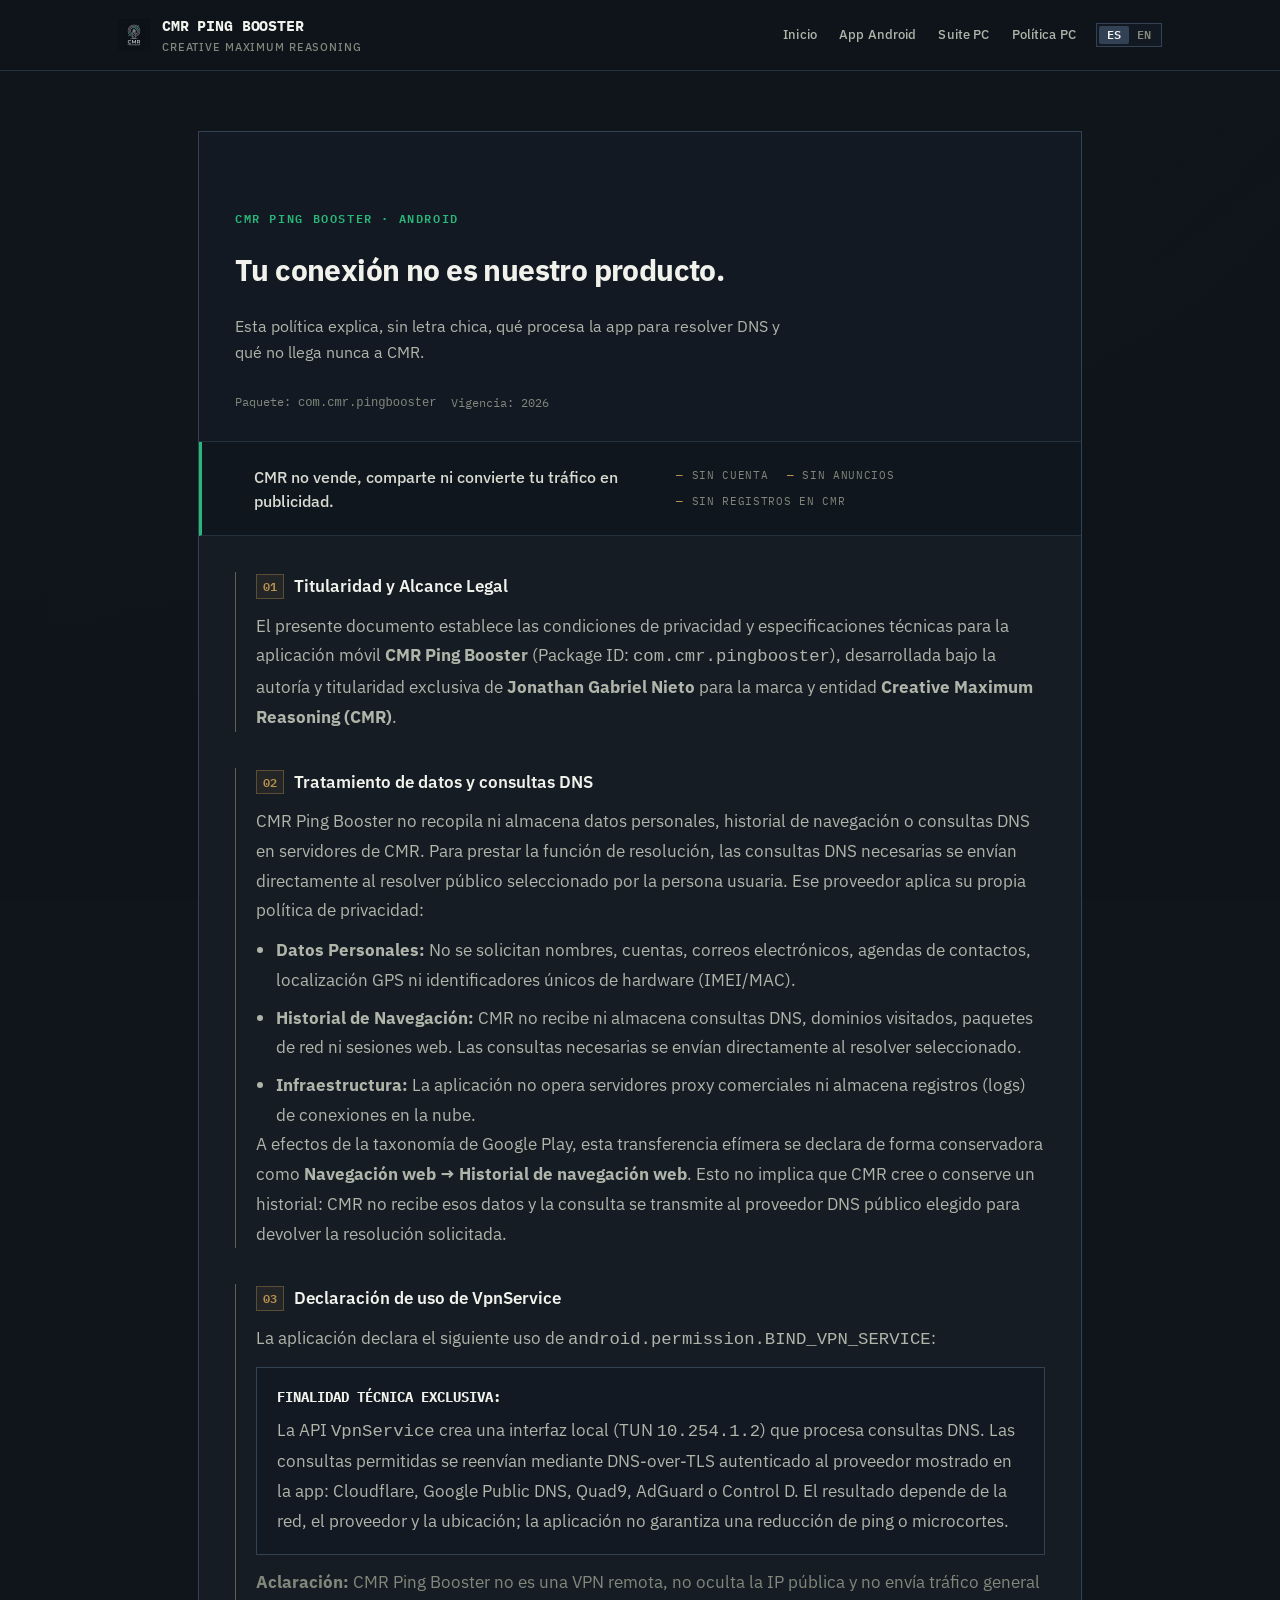
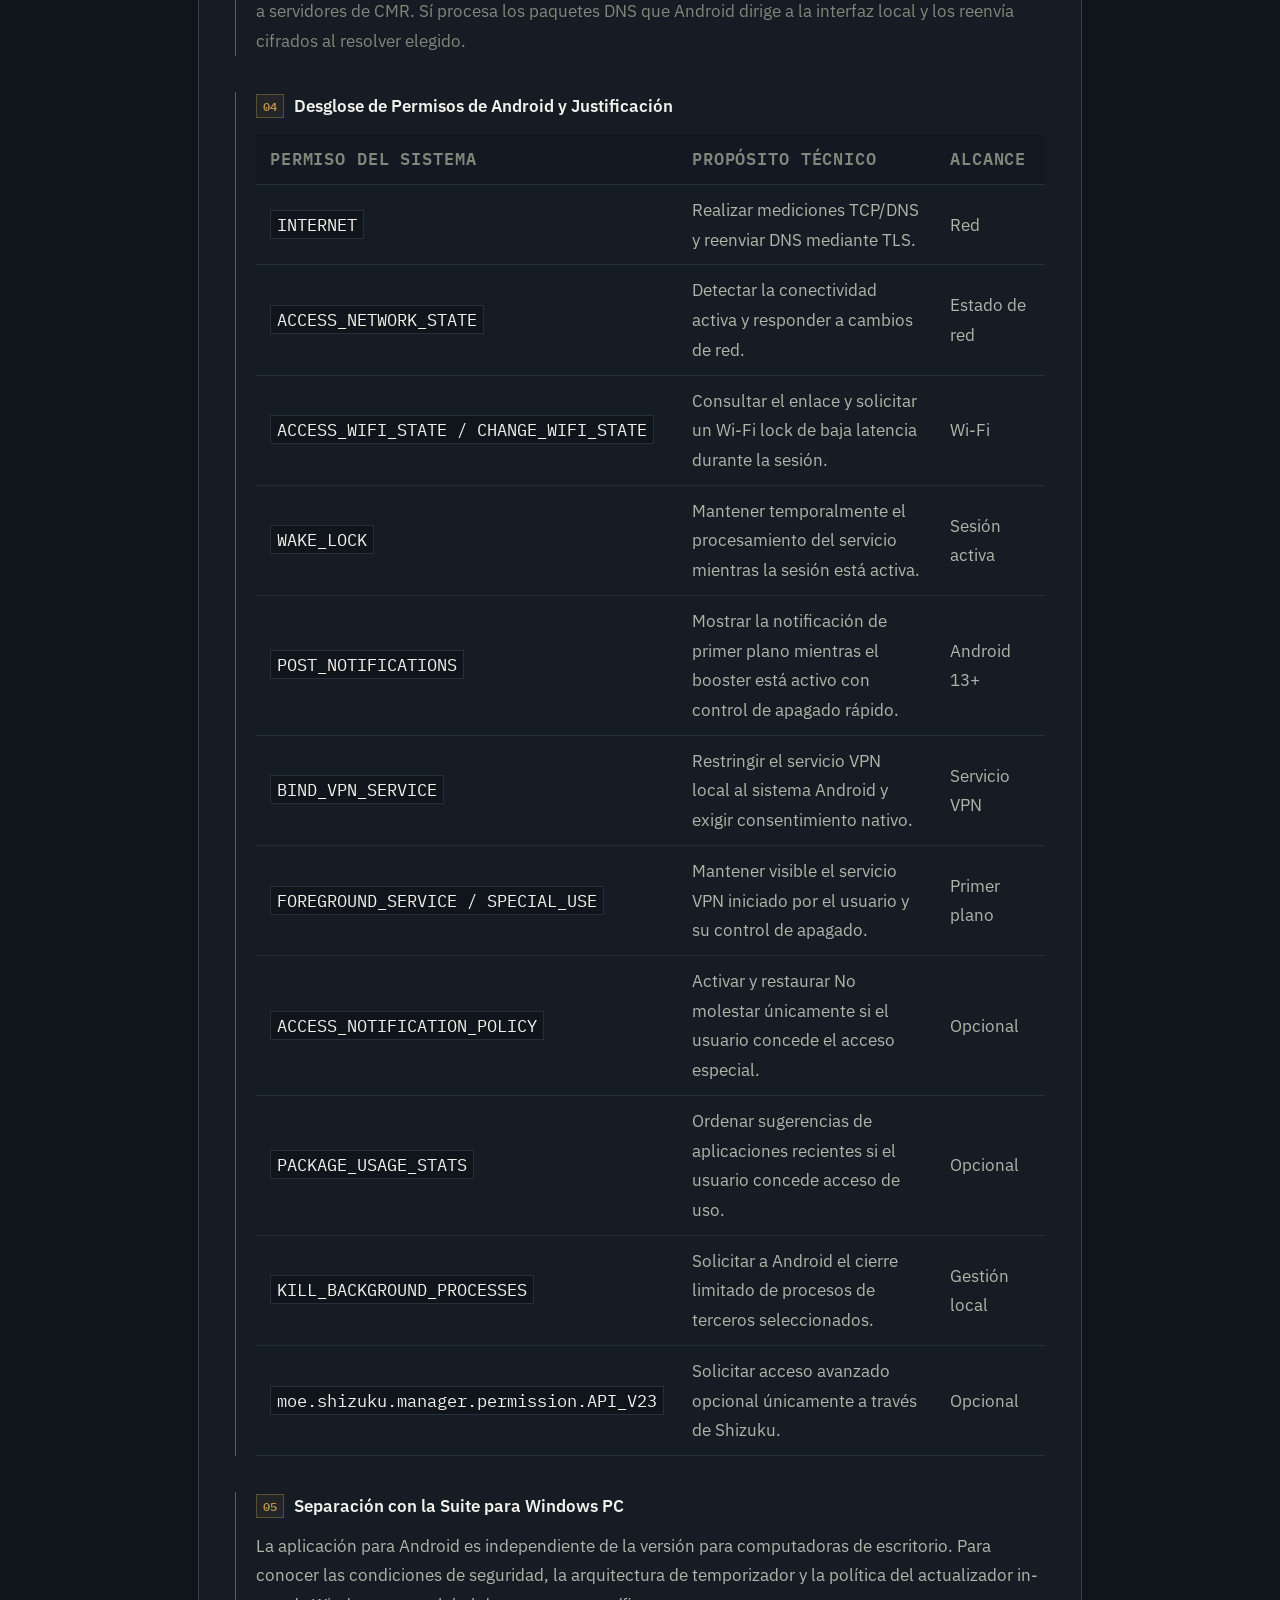
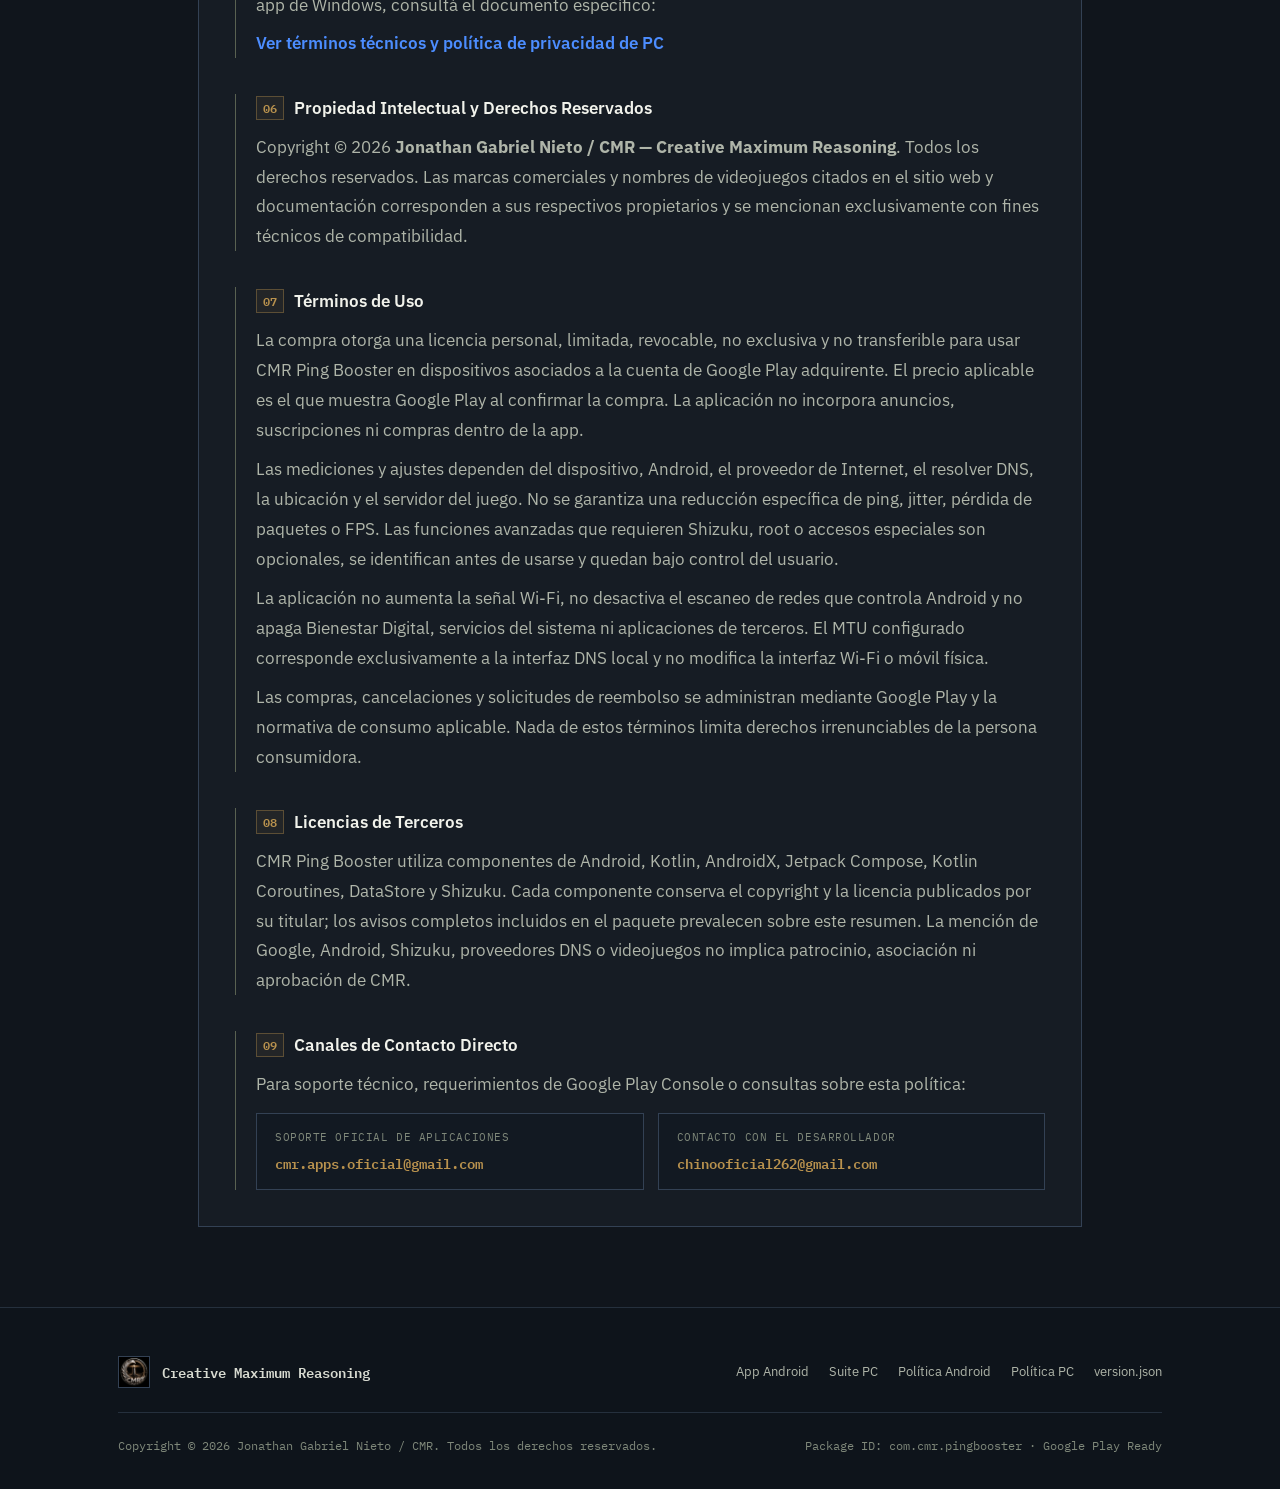
<file: privacy.html>
<!DOCTYPE html>
<html lang="es">
<head>
  <meta charset="UTF-8">
  <meta name="viewport" content="width=device-width, initial-scale=1.0">
  <title>Política de Privacidad y Términos Técnicos · CMR Ping Booster</title>

  <meta name="description" content="Política de privacidad de CMR Ping Booster para Android: uso de VpnService, consultas DNS, permisos y tratamiento de datos.">
  <meta name="author" content="Jonathan Gabriel Nieto / CMR — Creative Maximum Reasoning">
  <meta name="creator" content="Jonathan Gabriel Nieto">
  <meta name="publisher" content="Creative Maximum Reasoning (CMR)">
  <meta name="copyright" content="Copyright © 2026 Jonathan Gabriel Nieto / CMR — Creative Maximum Reasoning. Todos los derechos reservados.">
  <meta name="theme-color" content="#10120f">

  <link rel="icon" type="image/x-icon" href="./assets/favicon.ico">
  <link rel="apple-touch-icon" href="./assets/logo.png">

  <link rel="preconnect" href="https://fonts.googleapis.com">
  <link rel="preconnect" href="https://fonts.gstatic.com" crossorigin>
  <link href="https://fonts.googleapis.com/css2?family=IBM+Plex+Mono:wght@400;500;600;700&family=IBM+Plex+Sans:wght@400;500;600;700&display=swap" rel="stylesheet">

  <link rel="stylesheet" href="./styles.css">
</head>
<body>

  <header class="navbar">
    <div class="container nav-container">
      <a href="./index.html" class="brand">
        <img src="./assets/logo.png" alt="Logo Oficial CMR" class="brand-logo">
        <div class="brand-text">
          <h1>CMR Ping Booster</h1>
          <span>Creative Maximum Reasoning</span>
        </div>
      </a>
      <div class="nav-wrapper">
        <nav class="nav-links">
          <a href="./index.html" class="nav-link">Inicio</a>
          <a href="./index.html#app-android" class="nav-link">App Android</a>
          <a href="./index.html#suite-pc" class="nav-link">Suite PC</a>
          <a href="./pc-privacy.html" class="nav-link">Política PC</a>
        </nav>
        <div class="nav-actions">
          <div class="lang-switch" role="group" aria-label="Selector de idioma">
            <a href="./privacy.html" class="lang-option active">ES</a>
            <a href="./en/privacy.html" class="lang-option">EN</a>
          </div>
        </div>
      </div>
    </div>
  </header>

  <main class="legal-main">
    <div class="container" style="max-width: 940px;">

      <article class="legal-document privacy-document">

        <div class="legal-header privacy-masthead">
          <p class="privacy-overline">CMR Ping Booster · Android</p>
          <h1>Tu conexión no es nuestro producto.</h1>
          <p class="privacy-lede">Esta política explica, sin letra chica, qué procesa la app para resolver DNS y qué no llega nunca a CMR.</p>

          <div class="legal-meta-strip">
            <span>Paquete: <code>com.cmr.pingbooster</code></span>
            <span>Vigencia: 2026</span>
          </div>
        </div>

        <aside class="privacy-trustline" aria-label="Compromiso de privacidad de CMR">
          <p>CMR no vende, comparte ni convierte tu tráfico en publicidad.</p>
          <ul>
            <li>Sin cuenta</li>
            <li>Sin anuncios</li>
            <li>Sin registros en CMR</li>
          </ul>
        </aside>

        <div class="legal-content">

          <section class="legal-section" id="titularidad">
            <h2 class="legal-section-title"><span class="legal-section-num">01</span> Titularidad y Alcance Legal</h2>
            <p>
              El presente documento establece las condiciones de privacidad y especificaciones técnicas para la aplicación móvil <strong>CMR Ping Booster</strong> (Package ID: <code>com.cmr.pingbooster</code>), desarrollada bajo la autoría y titularidad exclusiva de <strong>Jonathan Gabriel Nieto</strong> para la marca y entidad <strong>Creative Maximum Reasoning (CMR)</strong>.
            </p>
          </section>

          <section class="legal-section" id="privacidad-cero">
            <h2 class="legal-section-title"><span class="legal-section-num">02</span> Tratamiento de datos y consultas DNS</h2>
            <p>
              CMR Ping Booster no recopila ni almacena datos personales, historial de navegación o consultas DNS en servidores de CMR. Para prestar la función de resolución, las consultas DNS necesarias se envían directamente al resolver público seleccionado por la persona usuaria. Ese proveedor aplica su propia política de privacidad:
            </p>
            <ul style="padding-left: 20px; margin-top: 10px; display: flex; flex-direction: column; gap: 8px;">
              <li><strong>Datos Personales:</strong> No se solicitan nombres, cuentas, correos electrónicos, agendas de contactos, localización GPS ni identificadores únicos de hardware (IMEI/MAC).</li>
              <li><strong>Historial de Navegación:</strong> CMR no recibe ni almacena consultas DNS, dominios visitados, paquetes de red ni sesiones web. Las consultas necesarias se envían directamente al resolver seleccionado.</li>
              <li><strong>Infraestructura:</strong> La aplicación no opera servidores proxy comerciales ni almacena registros (logs) de conexiones en la nube.</li>
            </ul>
            <p>
              A efectos de la taxonomía de Google Play, esta transferencia efímera se declara de forma conservadora como <strong>Navegación web → Historial de navegación web</strong>. Esto no implica que CMR cree o conserve un historial: CMR no recibe esos datos y la consulta se transmite al proveedor DNS público elegido para devolver la resolución solicitada.
            </p>
          </section>

          <section class="legal-section" id="vpnservice">
            <h2 class="legal-section-title"><span class="legal-section-num">03</span> Declaración de uso de VpnService</h2>
            <p>
              La aplicación declara el siguiente uso de <code>android.permission.BIND_VPN_SERVICE</code>:
            </p>

            <div class="legal-highlight-box">
              <strong style="color: var(--text-pure); display: block; margin-bottom: 6px; font-family: var(--font-mono); font-size: 0.85rem;">FINALIDAD TÉCNICA EXCLUSIVA:</strong>
              <p style="font-size: 0.88rem; margin-bottom: 0;">
                La API <code>VpnService</code> crea una interfaz local (TUN <code>10.254.1.2</code>) que procesa consultas DNS. Las consultas permitidas se reenvían mediante DNS-over-TLS autenticado al proveedor mostrado en la app: Cloudflare, Google Public DNS, Quad9, AdGuard o Control D. El resultado depende de la red, el proveedor y la ubicación; la aplicación no garantiza una reducción de ping o microcortes.
              </p>
            </div>

            <p style="margin-top: 12px; font-size: 0.85rem; color: var(--text-muted);">
              <strong>Aclaración:</strong> CMR Ping Booster no es una VPN remota, no oculta la IP pública y no envía tráfico general a servidores de CMR. Sí procesa los paquetes DNS que Android dirige a la interfaz local y los reenvía cifrados al resolver elegido.
            </p>
          </section>

          <section class="legal-section" id="permisos">
            <h2 class="legal-section-title"><span class="legal-section-num">04</span> Desglose de Permisos de Android y Justificación</h2>
            <table class="legal-table">
              <thead>
                <tr>
                  <th>Permiso del Sistema</th>
                  <th>Propósito Técnico</th>
                  <th>Alcance</th>
                </tr>
              </thead>
              <tbody>
                <tr>
                  <td><code>INTERNET</code></td>
                  <td>Realizar mediciones TCP/DNS y reenviar DNS mediante TLS.</td>
                  <td>Red</td>
                </tr>
                <tr>
                  <td><code>ACCESS_NETWORK_STATE</code></td>
                  <td>Detectar la conectividad activa y responder a cambios de red.</td>
                  <td>Estado de red</td>
                </tr>
                <tr>
                  <td><code>ACCESS_WIFI_STATE / CHANGE_WIFI_STATE</code></td>
                  <td>Consultar el enlace y solicitar un Wi-Fi lock de baja latencia durante la sesión.</td>
                  <td>Wi-Fi</td>
                </tr>
                <tr>
                  <td><code>WAKE_LOCK</code></td>
                  <td>Mantener temporalmente el procesamiento del servicio mientras la sesión está activa.</td>
                  <td>Sesión activa</td>
                </tr>
                <tr>
                  <td><code>POST_NOTIFICATIONS</code></td>
                  <td>Mostrar la notificación de primer plano mientras el booster está activo con control de apagado rápido.</td>
                  <td>Android 13+</td>
                </tr>
                <tr>
                  <td><code>BIND_VPN_SERVICE</code></td>
                  <td>Restringir el servicio VPN local al sistema Android y exigir consentimiento nativo.</td>
                  <td>Servicio VPN</td>
                </tr>
                <tr>
                  <td><code>FOREGROUND_SERVICE / SPECIAL_USE</code></td>
                  <td>Mantener visible el servicio VPN iniciado por el usuario y su control de apagado.</td>
                  <td>Primer plano</td>
                </tr>
                <tr>
                  <td><code>ACCESS_NOTIFICATION_POLICY</code></td>
                  <td>Activar y restaurar No molestar únicamente si el usuario concede el acceso especial.</td>
                  <td>Opcional</td>
                </tr>
                <tr>
                  <td><code>PACKAGE_USAGE_STATS</code></td>
                  <td>Ordenar sugerencias de aplicaciones recientes si el usuario concede acceso de uso.</td>
                  <td>Opcional</td>
                </tr>
                <tr>
                  <td><code>KILL_BACKGROUND_PROCESSES</code></td>
                  <td>Solicitar a Android el cierre limitado de procesos de terceros seleccionados.</td>
                  <td>Gestión local</td>
                </tr>
                <tr>
                  <td><code>moe.shizuku.manager.permission.API_V23</code></td>
                  <td>Solicitar acceso avanzado opcional únicamente a través de Shizuku.</td>
                  <td>Opcional</td>
                </tr>
              </tbody>
            </table>
          </section>

          <section class="legal-section" id="suite-pc-referencia">
            <h2 class="legal-section-title"><span class="legal-section-num">05</span> Separación con la Suite para Windows PC</h2>
            <p>
              La aplicación para Android es independiente de la versión para computadoras de escritorio. Para conocer las condiciones de seguridad, la arquitectura de temporizador y la política del actualizador in-app de Windows, consultá el documento específico:
            </p>
            <p style="margin-top: 8px;">
              <a href="./pc-privacy.html" style="color: var(--accent-blue); text-decoration: none; font-weight: 600;">Ver términos técnicos y política de privacidad de PC</a>
            </p>
          </section>

          <section class="legal-section" id="marcas">
            <h2 class="legal-section-title"><span class="legal-section-num">06</span> Propiedad Intelectual y Derechos Reservados</h2>
            <p>
              Copyright © 2026 <strong>Jonathan Gabriel Nieto / CMR — Creative Maximum Reasoning</strong>. Todos los derechos reservados. Las marcas comerciales y nombres de videojuegos citados en el sitio web y documentación corresponden a sus respectivos propietarios y se mencionan exclusivamente con fines técnicos de compatibilidad.
            </p>
          </section>

          <section class="legal-section" id="terminos">
            <h2 class="legal-section-title"><span class="legal-section-num">07</span> Términos de Uso</h2>
            <p>
              La compra otorga una licencia personal, limitada, revocable, no exclusiva y no transferible para usar CMR Ping Booster en dispositivos asociados a la cuenta de Google Play adquirente. El precio aplicable es el que muestra Google Play al confirmar la compra. La aplicación no incorpora anuncios, suscripciones ni compras dentro de la app.
            </p>
            <p style="margin-top: 10px;">
              Las mediciones y ajustes dependen del dispositivo, Android, el proveedor de Internet, el resolver DNS, la ubicación y el servidor del juego. No se garantiza una reducción específica de ping, jitter, pérdida de paquetes o FPS. Las funciones avanzadas que requieren Shizuku, root o accesos especiales son opcionales, se identifican antes de usarse y quedan bajo control del usuario.
            </p>
            <p style="margin-top: 10px;">
              La aplicación no aumenta la señal Wi-Fi, no desactiva el escaneo de redes que controla Android y no apaga Bienestar Digital, servicios del sistema ni aplicaciones de terceros. El MTU configurado corresponde exclusivamente a la interfaz DNS local y no modifica la interfaz Wi-Fi o móvil física.
            </p>
            <p style="margin-top: 10px;">
              Las compras, cancelaciones y solicitudes de reembolso se administran mediante Google Play y la normativa de consumo aplicable. Nada de estos términos limita derechos irrenunciables de la persona consumidora.
            </p>
          </section>

          <section class="legal-section" id="licencias">
            <h2 class="legal-section-title"><span class="legal-section-num">08</span> Licencias de Terceros</h2>
            <p>
              CMR Ping Booster utiliza componentes de Android, Kotlin, AndroidX, Jetpack Compose, Kotlin Coroutines, DataStore y Shizuku. Cada componente conserva el copyright y la licencia publicados por su titular; los avisos completos incluidos en el paquete prevalecen sobre este resumen. La mención de Google, Android, Shizuku, proveedores DNS o videojuegos no implica patrocinio, asociación ni aprobación de CMR.
            </p>
          </section>

          <section class="legal-section" id="contacto">
            <h2 class="legal-section-title"><span class="legal-section-num">09</span> Canales de Contacto Directo</h2>
            <p>
              Para soporte técnico, requerimientos de Google Play Console o consultas sobre esta política:
            </p>

            <div class="contact-channels">
              <div class="contact-card">
                <span class="contact-label">Soporte Oficial de Aplicaciones</span>
                <a href="mailto:cmr.apps.oficial@gmail.com" class="contact-email">cmr.apps.oficial@gmail.com</a>
              </div>
              <div class="contact-card">
                <span class="contact-label">Contacto con el Desarrollador</span>
                <a href="mailto:chinooficial262@gmail.com" class="contact-email">chinooficial262@gmail.com</a>
              </div>
            </div>
          </section>

        </div>

      </article>

    </div>
  </main>

  <footer class="footer">
    <div class="container">
      <div class="footer-top-row">
        <div class="footer-identity">
          <img src="./assets/cmr_brand.png?v=2026" alt="Logo Oficial CMR" class="footer-logo-img">
          <span class="footer-brand-name">Creative Maximum Reasoning</span>
        </div>

        <div class="footer-links-row">
          <a href="./index.html#app-android" class="footer-link">App Android</a>
          <a href="./index.html#suite-pc" class="footer-link">Suite PC</a>
          <a href="./privacy.html" class="footer-link">Política Android</a>
          <a href="./pc-privacy.html" class="footer-link">Política PC</a>
          <a href="./version.json" class="footer-link">version.json</a>
        </div>
      </div>

      <div class="footer-bottom-row">
        <span>Copyright © 2026 Jonathan Gabriel Nieto / CMR. Todos los derechos reservados.</span>
        <span>Package ID: com.cmr.pingbooster · Google Play Ready</span>
      </div>
    </div>
  </footer>

</body>
</html>
</file>
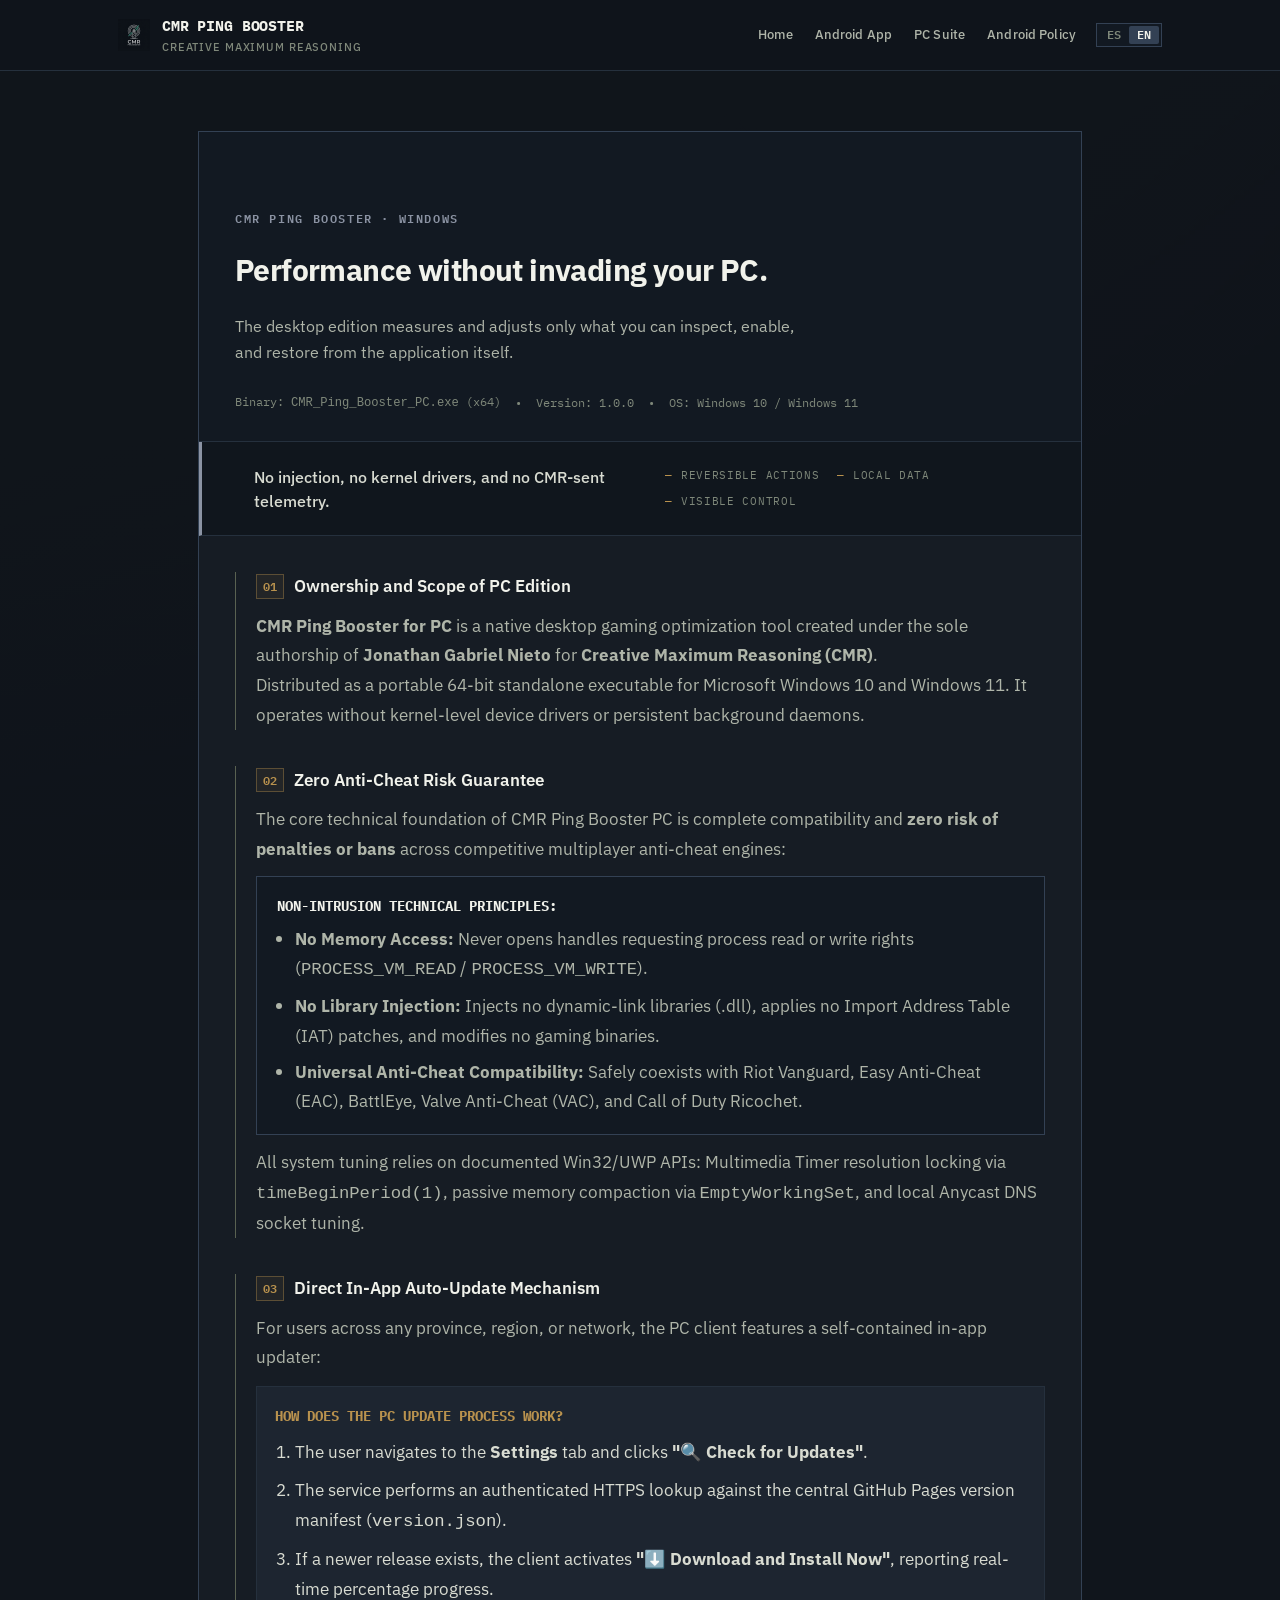
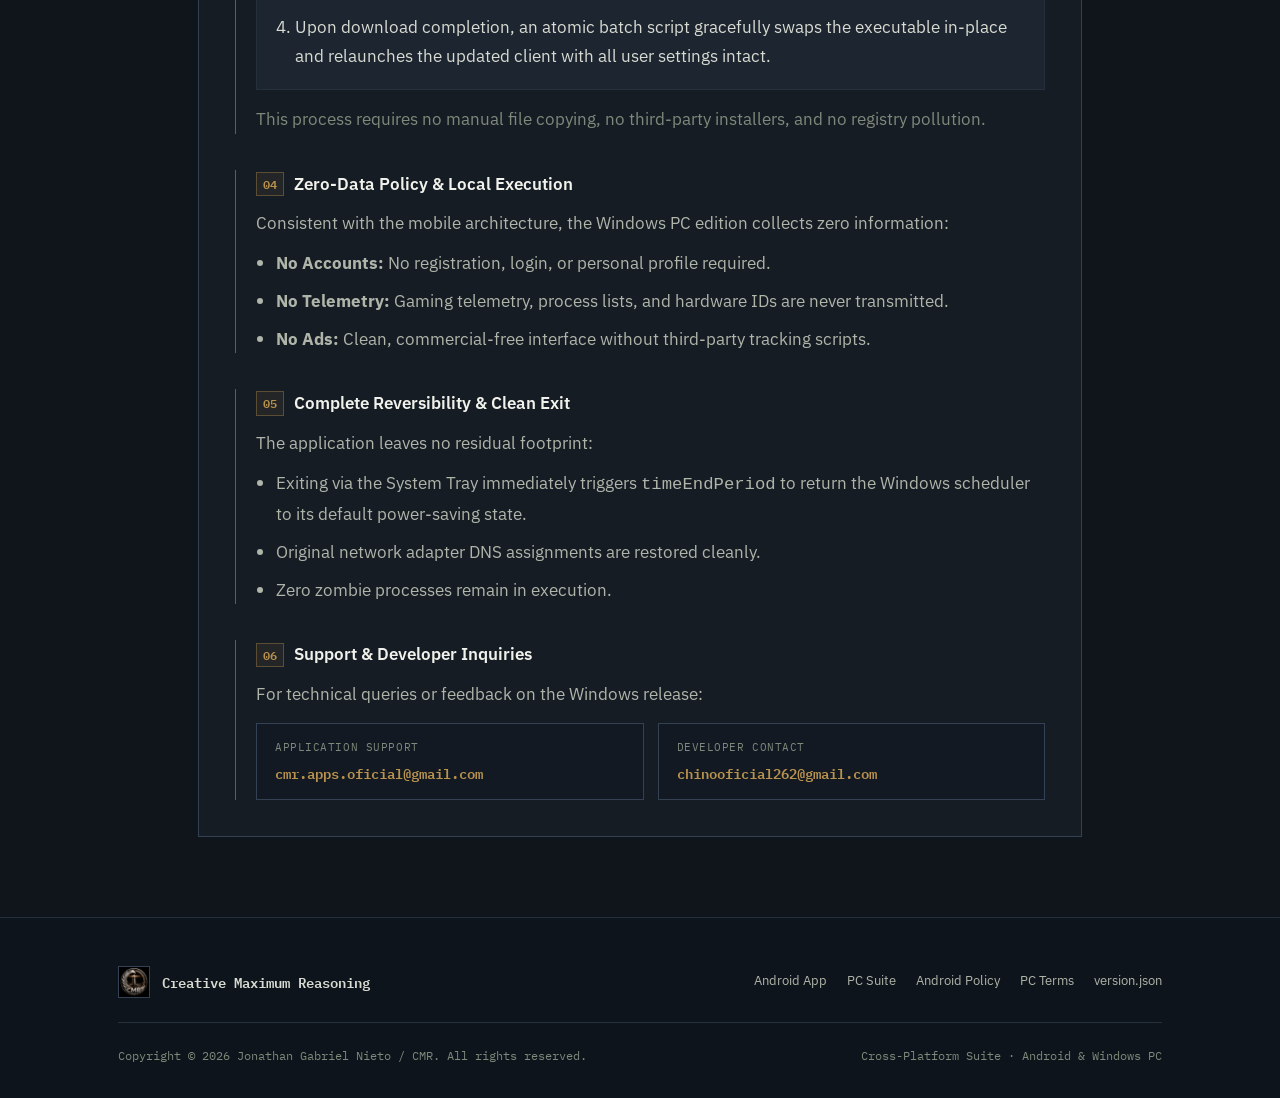
<file: en/pc-privacy.html>
<!DOCTYPE html>
<html lang="en">
<head>
  <meta charset="UTF-8">
  <meta name="viewport" content="width=device-width, initial-scale=1.0">
  <title>PC Technical Terms &amp; Privacy Policy · CMR Ping Booster</title>

  <meta name="description" content="Official technical specifications, privacy policy, and security architecture of CMR Ping Booster for Windows PC. Zero anti-cheat risk and direct in-app auto-updater.">
  <meta name="author" content="Jonathan Gabriel Nieto / CMR — Creative Maximum Reasoning">
  <meta name="creator" content="Jonathan Gabriel Nieto">
  <meta name="publisher" content="Creative Maximum Reasoning (CMR)">
  <meta name="copyright" content="Copyright © 2026 Jonathan Gabriel Nieto / CMR — Creative Maximum Reasoning. All rights reserved.">
  <meta name="theme-color" content="#090a0d">

  <link rel="icon" type="image/x-icon" href="../assets/favicon.ico">
  <link rel="apple-touch-icon" href="../assets/logo.png">

  <link rel="preconnect" href="https://fonts.googleapis.com">
  <link rel="preconnect" href="https://fonts.gstatic.com" crossorigin>
  <link href="https://fonts.googleapis.com/css2?family=IBM+Plex+Mono:wght@400;500;600;700&family=IBM+Plex+Sans:wght@400;500;600;700&display=swap" rel="stylesheet">

  <link rel="stylesheet" href="../styles.css">
</head>
<body>

  <header class="navbar">
    <div class="container nav-container">
      <a href="./index.html" class="brand">
        <img src="../assets/logo.png" alt="Official CMR Logo" class="brand-logo">
        <div class="brand-text">
          <h1>CMR Ping Booster</h1>
          <span>Creative Maximum Reasoning</span>
        </div>
      </a>
      <div class="nav-wrapper">
        <nav class="nav-links">
          <a href="./index.html" class="nav-link">Home</a>
          <a href="./index.html#app-android" class="nav-link">Android App</a>
          <a href="./index.html#pc-suite" class="nav-link">PC Suite</a>
          <a href="./privacy.html" class="nav-link">Android Policy</a>
        </nav>
        <div class="nav-actions">
          <div class="lang-switch" role="group" aria-label="Language selector">
            <a href="../pc-privacy.html" class="lang-option">ES</a>
            <a href="./pc-privacy.html" class="lang-option active">EN</a>
          </div>
        </div>
      </div>
    </div>
  </header>

  <main class="legal-main">
    <div class="container" style="max-width: 940px;">

      <article class="legal-document pc-privacy-document">

        <div class="legal-header pc-privacy-masthead">
          <p class="pc-privacy-overline">CMR Ping Booster · Windows</p>
          <h1>Performance without invading your PC.</h1>
          <p class="pc-privacy-lede">The desktop edition measures and adjusts only what you can inspect, enable, and restore from the application itself.</p>

          <div class="legal-meta-strip">
            <span>Binary: <code>CMR_Ping_Booster_PC.exe</code> (x64)</span>
            <span>•</span>
            <span>Version: 1.0.0</span>
            <span>•</span>
            <span>OS: Windows 10 / Windows 11</span>
          </div>
        </div>

        <aside class="pc-privacy-trustline" aria-label="CMR PC privacy principles">
          <p>No injection, no kernel drivers, and no CMR-sent telemetry.</p>
          <ul>
            <li>Reversible actions</li>
            <li>Local data</li>
            <li>Visible control</li>
          </ul>
        </aside>

        <div class="legal-content">

          <section class="legal-section" id="ownership-pc">
            <h2 class="legal-section-title"><span class="legal-section-num">01</span> Ownership and Scope of PC Edition</h2>
            <p>
              <strong>CMR Ping Booster for PC</strong> is a native desktop gaming optimization tool created under the sole authorship of <strong>Jonathan Gabriel Nieto</strong> for <strong>Creative Maximum Reasoning (CMR)</strong>.
            </p>
            <p>
              Distributed as a portable 64-bit standalone executable for Microsoft Windows 10 and Windows 11. It operates without kernel-level device drivers or persistent background daemons.
            </p>
          </section>

          <section class="legal-section" id="anti-cheat">
            <h2 class="legal-section-title"><span class="legal-section-num">02</span> Zero Anti-Cheat Risk Guarantee</h2>
            <p>
              The core technical foundation of CMR Ping Booster PC is complete compatibility and <strong>zero risk of penalties or bans</strong> across competitive multiplayer anti-cheat engines:
            </p>

            <div class="legal-highlight-box">
              <strong style="color: var(--text-pure); display: block; margin-bottom: 6px; font-family: var(--font-mono); font-size: 0.85rem;">NON-INTRUSION TECHNICAL PRINCIPLES:</strong>
              <ul style="padding-left: 18px; margin-top: 6px; display: flex; flex-direction: column; gap: 6px; font-size: 0.88rem;">
                <li><strong>No Memory Access:</strong> Never opens handles requesting process read or write rights (<code>PROCESS_VM_READ</code> / <code>PROCESS_VM_WRITE</code>).</li>
                <li><strong>No Library Injection:</strong> Injects no dynamic-link libraries (.dll), applies no Import Address Table (IAT) patches, and modifies no gaming binaries.</li>
                <li><strong>Universal Anti-Cheat Compatibility:</strong> Safely coexists with Riot Vanguard, Easy Anti-Cheat (EAC), BattlEye, Valve Anti-Cheat (VAC), and Call of Duty Ricochet.</li>
              </ul>
            </div>

            <p style="margin-top: 12px;">
              All system tuning relies on documented Win32/UWP APIs: Multimedia Timer resolution locking via <code>timeBeginPeriod(1)</code>, passive memory compaction via <code>EmptyWorkingSet</code>, and local Anycast DNS socket tuning.
            </p>
          </section>

          <section class="legal-section" id="in-app-updater">
            <h2 class="legal-section-title"><span class="legal-section-num">03</span> Direct In-App Auto-Update Mechanism</h2>
            <p>
              For users across any province, region, or network, the PC client features a self-contained in-app updater:
            </p>

            <div style="background: var(--bg-panel-elevated); border: 1px solid var(--border-dim); border-radius: var(--radius-sm); padding: 18px; margin: 14px 0;">
              <h4 style="color: var(--accent-gold); font-family: var(--font-mono); font-size: 0.88rem; margin-bottom: 8px;">HOW DOES THE PC UPDATE PROCESS WORK?</h4>
              <ol style="padding-left: 20px; display: flex; flex-direction: column; gap: 8px; font-size: 0.88rem; color: var(--text-primary);">
                <li>The user navigates to the <strong>Settings</strong> tab and clicks <strong>"🔍 Check for Updates"</strong>.</li>
                <li>The service performs an authenticated HTTPS lookup against the central GitHub Pages version manifest (<code>version.json</code>).</li>
                <li>If a newer release exists, the client activates <strong>"⬇️ Download and Install Now"</strong>, reporting real-time percentage progress.</li>
                <li>Upon download completion, an atomic batch script gracefully swaps the executable in-place and relaunches the updated client with all user settings intact.</li>
              </ol>
            </div>

            <p style="font-size: 0.85rem; color: var(--text-muted);">
              This process requires no manual file copying, no third-party installers, and no registry pollution.
            </p>
          </section>

          <section class="legal-section" id="privacy-pc">
            <h2 class="legal-section-title"><span class="legal-section-num">04</span> Zero-Data Policy &amp; Local Execution</h2>
            <p>
              Consistent with the mobile architecture, the Windows PC edition collects zero information:
            </p>
            <ul style="padding-left: 20px; margin-top: 10px; display: flex; flex-direction: column; gap: 8px;">
              <li><strong>No Accounts:</strong> No registration, login, or personal profile required.</li>
              <li><strong>No Telemetry:</strong> Gaming telemetry, process lists, and hardware IDs are never transmitted.</li>
              <li><strong>No Ads:</strong> Clean, commercial-free interface without third-party tracking scripts.</li>
            </ul>
          </section>

          <section class="legal-section" id="reversibility-pc">
            <h2 class="legal-section-title"><span class="legal-section-num">05</span> Complete Reversibility &amp; Clean Exit</h2>
            <p>
              The application leaves no residual footprint:
            </p>
            <ul style="padding-left: 20px; margin-top: 10px; display: flex; flex-direction: column; gap: 8px;">
              <li>Exiting via the System Tray immediately triggers <code>timeEndPeriod</code> to return the Windows scheduler to its default power-saving state.</li>
              <li>Original network adapter DNS assignments are restored cleanly.</li>
              <li>Zero zombie processes remain in execution.</li>
            </ul>
          </section>

          <section class="legal-section" id="contact-pc">
            <h2 class="legal-section-title"><span class="legal-section-num">06</span> Support &amp; Developer Inquiries</h2>
            <p>
              For technical queries or feedback on the Windows release:
            </p>

            <div class="contact-channels">
              <div class="contact-card">
                <span class="contact-label">Application Support</span>
                <a href="mailto:cmr.apps.oficial@gmail.com" class="contact-email">cmr.apps.oficial@gmail.com</a>
              </div>
              <div class="contact-card">
                <span class="contact-label">Developer Contact</span>
                <a href="mailto:chinooficial262@gmail.com" class="contact-email">chinooficial262@gmail.com</a>
              </div>
            </div>
          </section>

        </div>

      </article>

    </div>
  </main>

  <footer class="footer">
    <div class="container">
      <div class="footer-top-row">
        <div class="footer-identity">
          <img src="../assets/cmr_brand.png?v=2026" alt="Official CMR Logo" class="footer-logo-img">
          <span class="footer-brand-name">Creative Maximum Reasoning</span>
        </div>

        <div class="footer-links-row">
          <a href="./index.html#app-android" class="footer-link">Android App</a>
          <a href="./index.html#pc-suite" class="footer-link">PC Suite</a>
          <a href="./privacy.html" class="footer-link">Android Policy</a>
          <a href="./pc-privacy.html" class="footer-link">PC Terms</a>
          <a href="../version.json" class="footer-link">version.json</a>
        </div>
      </div>

      <div class="footer-bottom-row">
        <span>Copyright © 2026 Jonathan Gabriel Nieto / CMR. All rights reserved.</span>
        <span>Cross-Platform Suite · Android &amp; Windows PC</span>
      </div>
    </div>
  </footer>

</body>
</html>
</file>
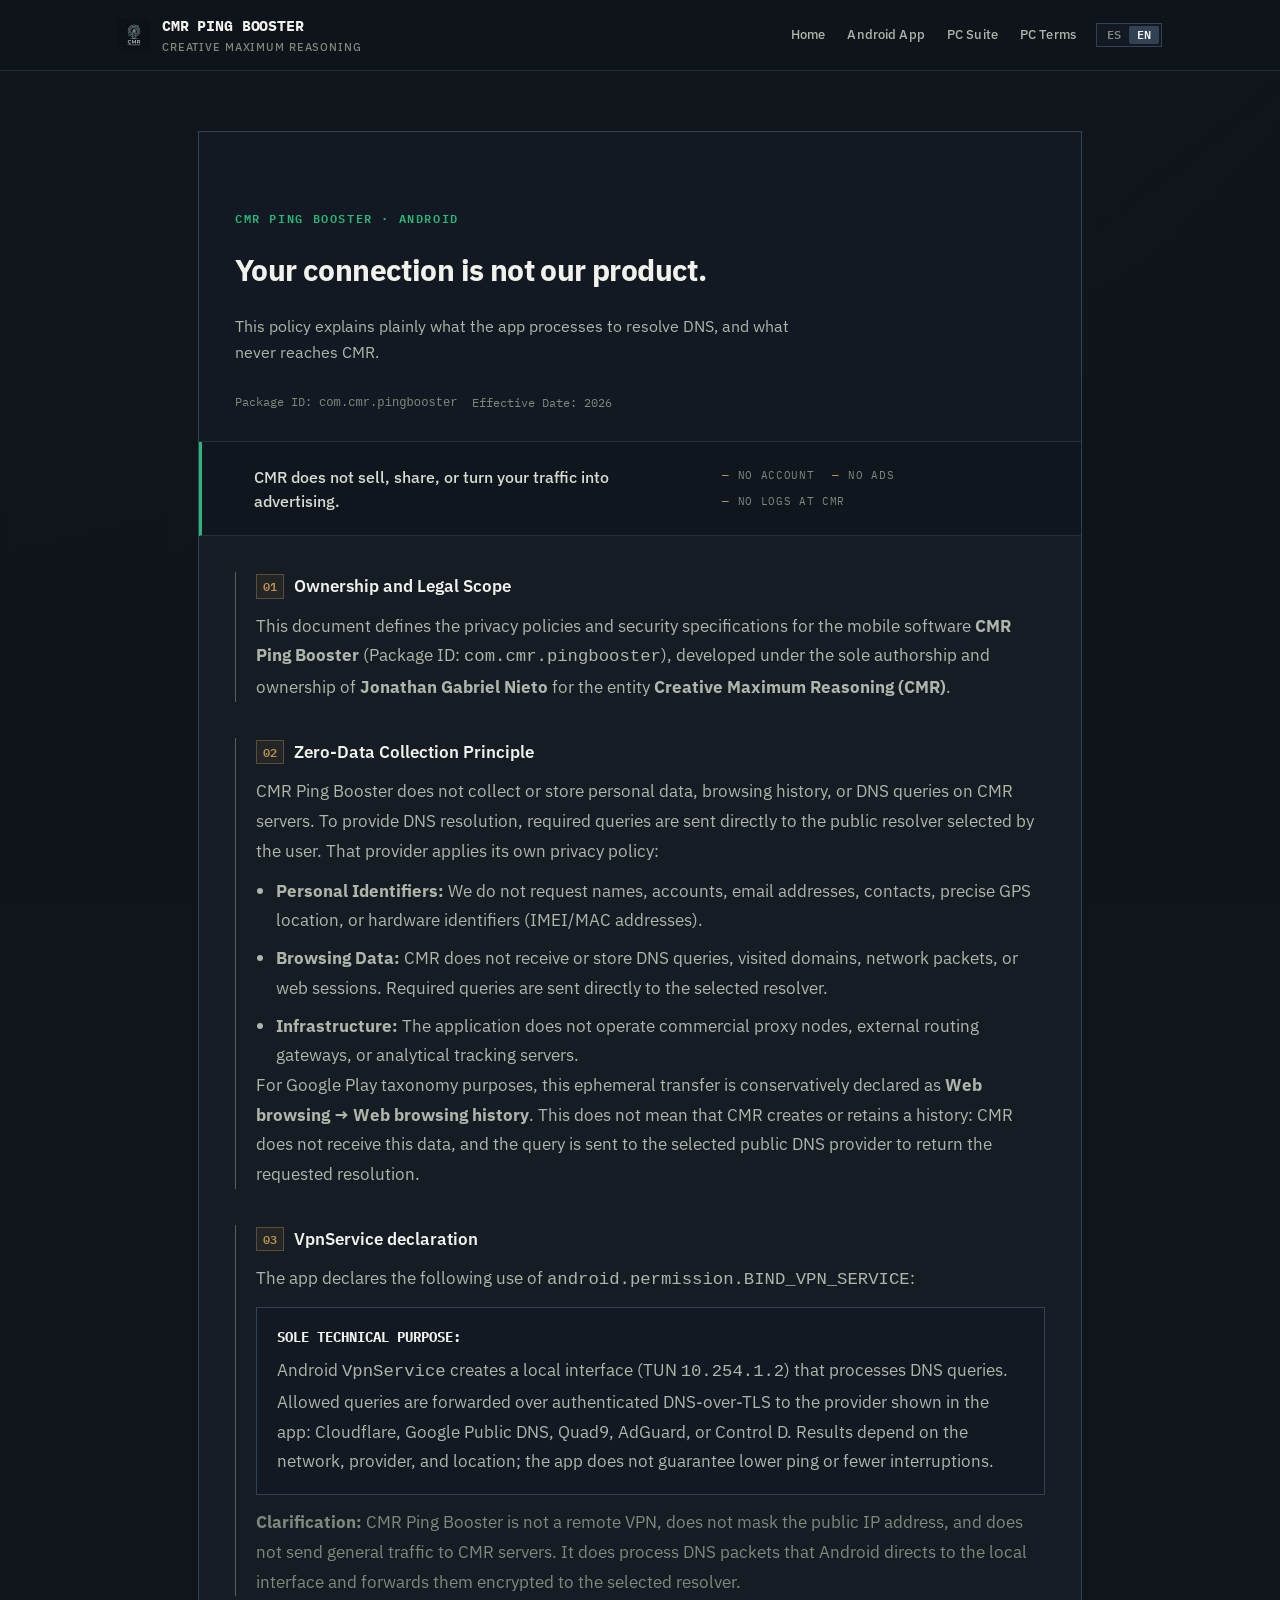
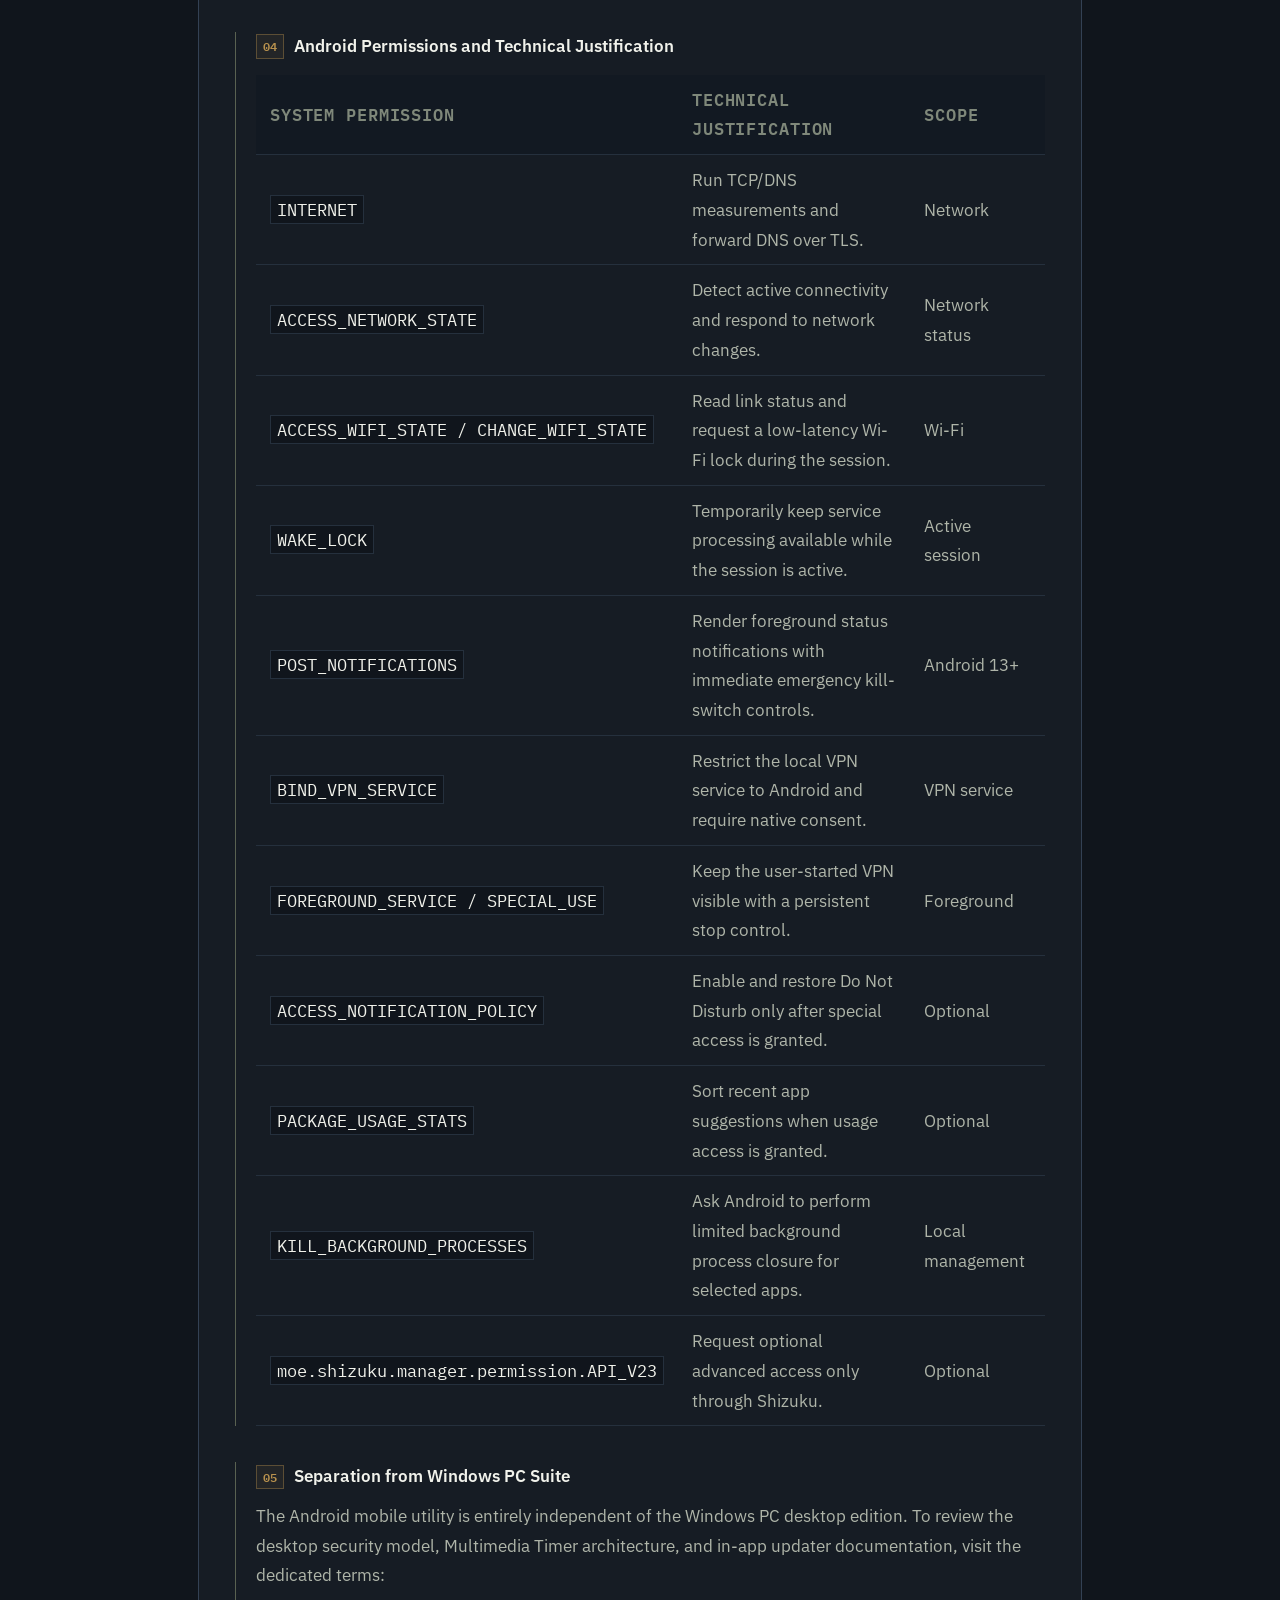
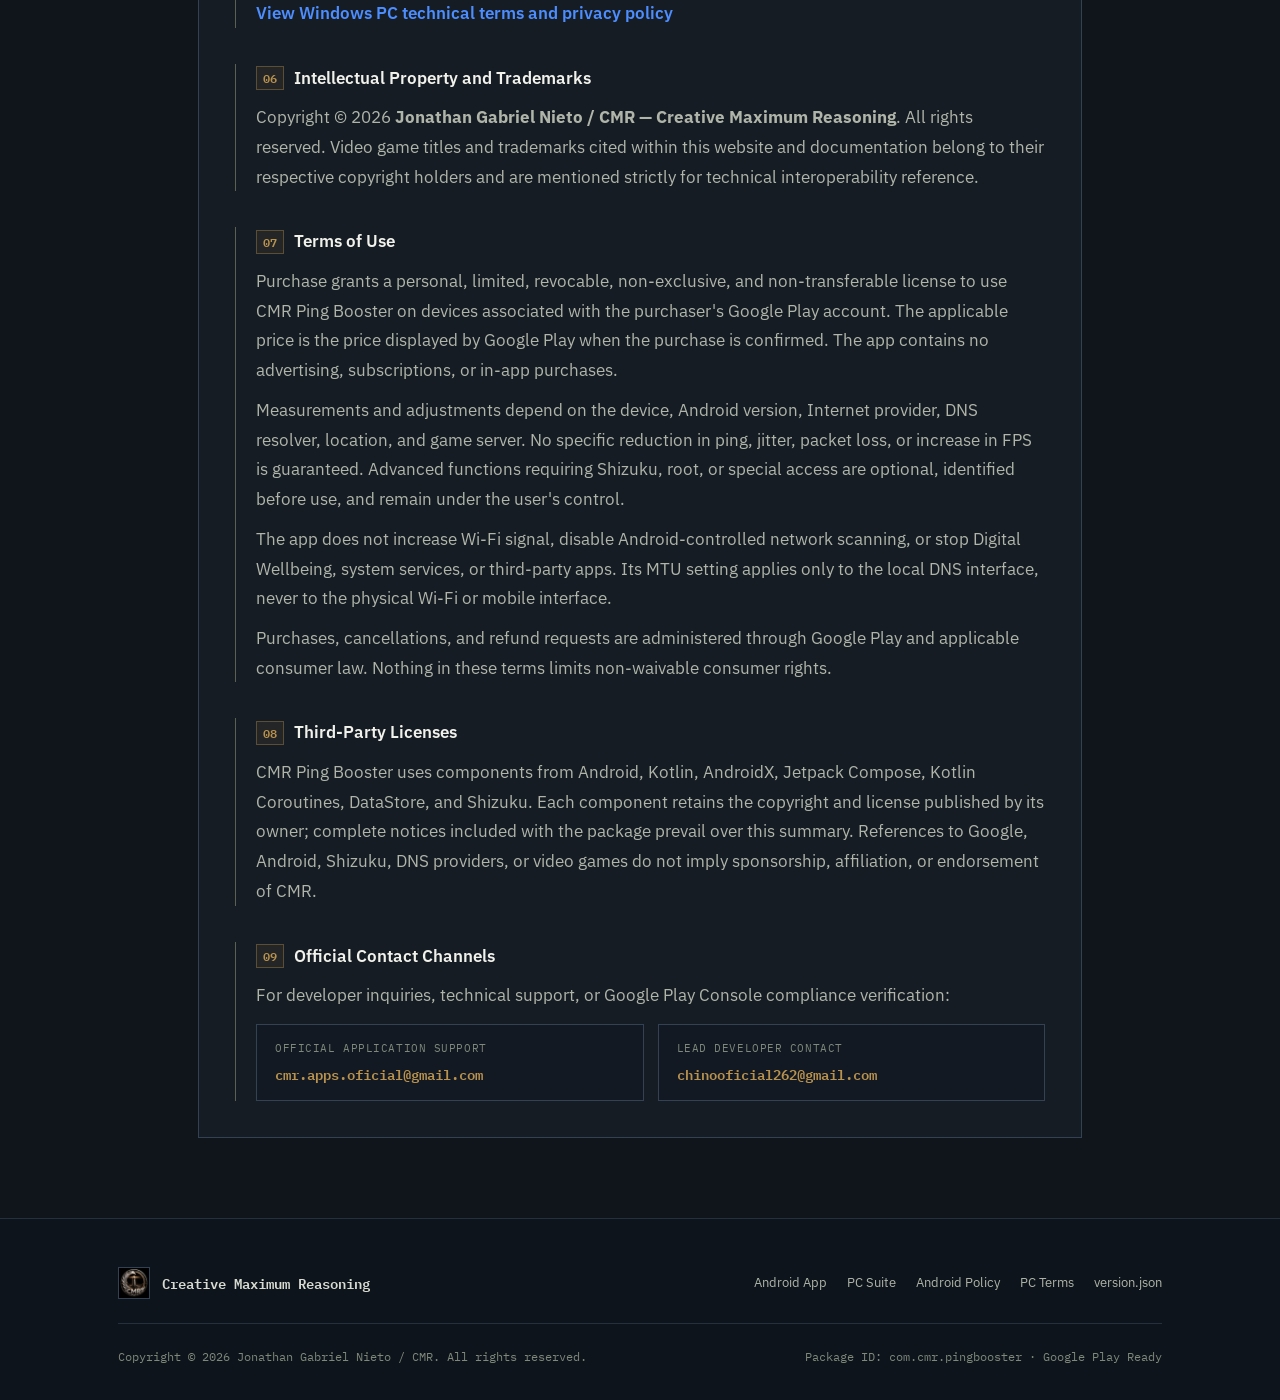
<file: en/privacy.html>
<!DOCTYPE html>
<html lang="en">
<head>
  <meta charset="UTF-8">
  <meta name="viewport" content="width=device-width, initial-scale=1.0">
  <title>Privacy Policy &amp; Technical Specifications · CMR Ping Booster</title>

  <meta name="description" content="CMR Ping Booster privacy policy for Android: VpnService use, DNS queries, permissions, and data handling.">
  <meta name="author" content="Jonathan Gabriel Nieto / CMR — Creative Maximum Reasoning">
  <meta name="creator" content="Jonathan Gabriel Nieto">
  <meta name="publisher" content="Creative Maximum Reasoning (CMR)">
  <meta name="copyright" content="Copyright © 2026 Jonathan Gabriel Nieto / CMR — Creative Maximum Reasoning. All rights reserved.">
  <meta name="theme-color" content="#090a0d">

  <link rel="icon" type="image/x-icon" href="../assets/favicon.ico">
  <link rel="apple-touch-icon" href="../assets/logo.png">

  <link rel="preconnect" href="https://fonts.googleapis.com">
  <link rel="preconnect" href="https://fonts.gstatic.com" crossorigin>
  <link href="https://fonts.googleapis.com/css2?family=IBM+Plex+Mono:wght@400;500;600;700&family=IBM+Plex+Sans:wght@400;500;600;700&display=swap" rel="stylesheet">

  <link rel="stylesheet" href="../styles.css">
</head>
<body>

  <header class="navbar">
    <div class="container nav-container">
      <a href="./index.html" class="brand">
        <img src="../assets/logo.png" alt="Official CMR Logo" class="brand-logo">
        <div class="brand-text">
          <h1>CMR Ping Booster</h1>
          <span>Creative Maximum Reasoning</span>
        </div>
      </a>
      <div class="nav-wrapper">
        <nav class="nav-links">
          <a href="./index.html" class="nav-link">Home</a>
          <a href="./index.html#app-android" class="nav-link">Android App</a>
          <a href="./index.html#pc-suite" class="nav-link">PC Suite</a>
          <a href="./pc-privacy.html" class="nav-link">PC Terms</a>
        </nav>
        <div class="nav-actions">
          <div class="lang-switch" role="group" aria-label="Language selector">
            <a href="../privacy.html" class="lang-option">ES</a>
            <a href="./privacy.html" class="lang-option active">EN</a>
          </div>
        </div>
      </div>
    </div>
  </header>

  <main class="legal-main">
    <div class="container" style="max-width: 940px;">

      <article class="legal-document privacy-document">

        <div class="legal-header privacy-masthead">
          <p class="privacy-overline">CMR Ping Booster · Android</p>
          <h1>Your connection is not our product.</h1>
          <p class="privacy-lede">This policy explains plainly what the app processes to resolve DNS, and what never reaches CMR.</p>

          <div class="legal-meta-strip">
            <span>Package ID: <code>com.cmr.pingbooster</code></span>
            <span>Effective Date: 2026</span>
          </div>
        </div>

        <aside class="privacy-trustline" aria-label="CMR privacy commitment">
          <p>CMR does not sell, share, or turn your traffic into advertising.</p>
          <ul>
            <li>No account</li>
            <li>No ads</li>
            <li>No logs at CMR</li>
          </ul>
        </aside>

        <div class="legal-content">

          <section class="legal-section" id="ownership">
            <h2 class="legal-section-title"><span class="legal-section-num">01</span> Ownership and Legal Scope</h2>
            <p>
              This document defines the privacy policies and security specifications for the mobile software <strong>CMR Ping Booster</strong> (Package ID: <code>com.cmr.pingbooster</code>), developed under the sole authorship and ownership of <strong>Jonathan Gabriel Nieto</strong> for the entity <strong>Creative Maximum Reasoning (CMR)</strong>.
            </p>
          </section>

          <section class="legal-section" id="zero-data">
            <h2 class="legal-section-title"><span class="legal-section-num">02</span> Zero-Data Collection Principle</h2>
            <p>
              CMR Ping Booster does not collect or store personal data, browsing history, or DNS queries on CMR servers. To provide DNS resolution, required queries are sent directly to the public resolver selected by the user. That provider applies its own privacy policy:
            </p>
            <ul style="padding-left: 20px; margin-top: 10px; display: flex; flex-direction: column; gap: 8px;">
              <li><strong>Personal Identifiers:</strong> We do not request names, accounts, email addresses, contacts, precise GPS location, or hardware identifiers (IMEI/MAC addresses).</li>
              <li><strong>Browsing Data:</strong> CMR does not receive or store DNS queries, visited domains, network packets, or web sessions. Required queries are sent directly to the selected resolver.</li>
              <li><strong>Infrastructure:</strong> The application does not operate commercial proxy nodes, external routing gateways, or analytical tracking servers.</li>
            </ul>
            <p>
              For Google Play taxonomy purposes, this ephemeral transfer is conservatively declared as <strong>Web browsing → Web browsing history</strong>. This does not mean that CMR creates or retains a history: CMR does not receive this data, and the query is sent to the selected public DNS provider to return the requested resolution.
            </p>
          </section>

          <section class="legal-section" id="vpnservice">
            <h2 class="legal-section-title"><span class="legal-section-num">03</span> VpnService declaration</h2>
            <p>
              The app declares the following use of <code>android.permission.BIND_VPN_SERVICE</code>:
            </p>

            <div class="legal-highlight-box">
              <strong style="color: var(--text-pure); display: block; margin-bottom: 6px; font-family: var(--font-mono); font-size: 0.85rem;">SOLE TECHNICAL PURPOSE:</strong>
              <p style="font-size: 0.88rem; margin-bottom: 0;">
                Android <code>VpnService</code> creates a local interface (TUN <code>10.254.1.2</code>) that processes DNS queries. Allowed queries are forwarded over authenticated DNS-over-TLS to the provider shown in the app: Cloudflare, Google Public DNS, Quad9, AdGuard, or Control D. Results depend on the network, provider, and location; the app does not guarantee lower ping or fewer interruptions.
              </p>
            </div>

            <p style="margin-top: 12px; font-size: 0.85rem; color: var(--text-muted);">
              <strong>Clarification:</strong> CMR Ping Booster is not a remote VPN, does not mask the public IP address, and does not send general traffic to CMR servers. It does process DNS packets that Android directs to the local interface and forwards them encrypted to the selected resolver.
            </p>
          </section>

          <section class="legal-section" id="permissions">
            <h2 class="legal-section-title"><span class="legal-section-num">04</span> Android Permissions and Technical Justification</h2>
            <table class="legal-table">
              <thead>
                <tr>
                  <th>System Permission</th>
                  <th>Technical Justification</th>
                  <th>Scope</th>
                </tr>
              </thead>
              <tbody>
                <tr>
                  <td><code>INTERNET</code></td>
                  <td>Run TCP/DNS measurements and forward DNS over TLS.</td>
                  <td>Network</td>
                </tr>
                <tr>
                  <td><code>ACCESS_NETWORK_STATE</code></td>
                  <td>Detect active connectivity and respond to network changes.</td>
                  <td>Network status</td>
                </tr>
                <tr>
                  <td><code>ACCESS_WIFI_STATE / CHANGE_WIFI_STATE</code></td>
                  <td>Read link status and request a low-latency Wi-Fi lock during the session.</td>
                  <td>Wi-Fi</td>
                </tr>
                <tr>
                  <td><code>WAKE_LOCK</code></td>
                  <td>Temporarily keep service processing available while the session is active.</td>
                  <td>Active session</td>
                </tr>
                <tr>
                  <td><code>POST_NOTIFICATIONS</code></td>
                  <td>Render foreground status notifications with immediate emergency kill-switch controls.</td>
                  <td>Android 13+</td>
                </tr>
                <tr>
                  <td><code>BIND_VPN_SERVICE</code></td>
                  <td>Restrict the local VPN service to Android and require native consent.</td>
                  <td>VPN service</td>
                </tr>
                <tr>
                  <td><code>FOREGROUND_SERVICE / SPECIAL_USE</code></td>
                  <td>Keep the user-started VPN visible with a persistent stop control.</td>
                  <td>Foreground</td>
                </tr>
                <tr>
                  <td><code>ACCESS_NOTIFICATION_POLICY</code></td>
                  <td>Enable and restore Do Not Disturb only after special access is granted.</td>
                  <td>Optional</td>
                </tr>
                <tr>
                  <td><code>PACKAGE_USAGE_STATS</code></td>
                  <td>Sort recent app suggestions when usage access is granted.</td>
                  <td>Optional</td>
                </tr>
                <tr>
                  <td><code>KILL_BACKGROUND_PROCESSES</code></td>
                  <td>Ask Android to perform limited background process closure for selected apps.</td>
                  <td>Local management</td>
                </tr>
                <tr>
                  <td><code>moe.shizuku.manager.permission.API_V23</code></td>
                  <td>Request optional advanced access only through Shizuku.</td>
                  <td>Optional</td>
                </tr>
              </tbody>
            </table>
          </section>

          <section class="legal-section" id="pc-suite-reference">
            <h2 class="legal-section-title"><span class="legal-section-num">05</span> Separation from Windows PC Suite</h2>
            <p>
              The Android mobile utility is entirely independent of the Windows PC desktop edition. To review the desktop security model, Multimedia Timer architecture, and in-app updater documentation, visit the dedicated terms:
            </p>
            <p style="margin-top: 8px;">
              <a href="./pc-privacy.html" style="color: var(--accent-blue); text-decoration: none; font-weight: 600;">View Windows PC technical terms and privacy policy</a>
            </p>
          </section>

          <section class="legal-section" id="trademarks">
            <h2 class="legal-section-title"><span class="legal-section-num">06</span> Intellectual Property and Trademarks</h2>
            <p>
              Copyright © 2026 <strong>Jonathan Gabriel Nieto / CMR — Creative Maximum Reasoning</strong>. All rights reserved. Video game titles and trademarks cited within this website and documentation belong to their respective copyright holders and are mentioned strictly for technical interoperability reference.
            </p>
          </section>

          <section class="legal-section" id="terms">
            <h2 class="legal-section-title"><span class="legal-section-num">07</span> Terms of Use</h2>
            <p>
              Purchase grants a personal, limited, revocable, non-exclusive, and non-transferable license to use CMR Ping Booster on devices associated with the purchaser's Google Play account. The applicable price is the price displayed by Google Play when the purchase is confirmed. The app contains no advertising, subscriptions, or in-app purchases.
            </p>
            <p style="margin-top: 10px;">
              Measurements and adjustments depend on the device, Android version, Internet provider, DNS resolver, location, and game server. No specific reduction in ping, jitter, packet loss, or increase in FPS is guaranteed. Advanced functions requiring Shizuku, root, or special access are optional, identified before use, and remain under the user's control.
            </p>
            <p style="margin-top: 10px;">
              The app does not increase Wi-Fi signal, disable Android-controlled network scanning, or stop Digital Wellbeing, system services, or third-party apps. Its MTU setting applies only to the local DNS interface, never to the physical Wi-Fi or mobile interface.
            </p>
            <p style="margin-top: 10px;">
              Purchases, cancellations, and refund requests are administered through Google Play and applicable consumer law. Nothing in these terms limits non-waivable consumer rights.
            </p>
          </section>

          <section class="legal-section" id="licenses">
            <h2 class="legal-section-title"><span class="legal-section-num">08</span> Third-Party Licenses</h2>
            <p>
              CMR Ping Booster uses components from Android, Kotlin, AndroidX, Jetpack Compose, Kotlin Coroutines, DataStore, and Shizuku. Each component retains the copyright and license published by its owner; complete notices included with the package prevail over this summary. References to Google, Android, Shizuku, DNS providers, or video games do not imply sponsorship, affiliation, or endorsement of CMR.
            </p>
          </section>

          <section class="legal-section" id="contact">
            <h2 class="legal-section-title"><span class="legal-section-num">09</span> Official Contact Channels</h2>
            <p>
              For developer inquiries, technical support, or Google Play Console compliance verification:
            </p>

            <div class="contact-channels">
              <div class="contact-card">
                <span class="contact-label">Official Application Support</span>
                <a href="mailto:cmr.apps.oficial@gmail.com" class="contact-email">cmr.apps.oficial@gmail.com</a>
              </div>
              <div class="contact-card">
                <span class="contact-label">Lead Developer Contact</span>
                <a href="mailto:chinooficial262@gmail.com" class="contact-email">chinooficial262@gmail.com</a>
              </div>
            </div>
          </section>

        </div>

      </article>

    </div>
  </main>

  <footer class="footer">
    <div class="container">
      <div class="footer-top-row">
        <div class="footer-identity">
          <img src="../assets/cmr_brand.png?v=2026" alt="Official CMR Logo" class="footer-logo-img">
          <span class="footer-brand-name">Creative Maximum Reasoning</span>
        </div>

        <div class="footer-links-row">
          <a href="./index.html#app-android" class="footer-link">Android App</a>
          <a href="./index.html#pc-suite" class="footer-link">PC Suite</a>
          <a href="./privacy.html" class="footer-link">Android Policy</a>
          <a href="./pc-privacy.html" class="footer-link">PC Terms</a>
          <a href="../version.json" class="footer-link">version.json</a>
        </div>
      </div>

      <div class="footer-bottom-row">
        <span>Copyright © 2026 Jonathan Gabriel Nieto / CMR. All rights reserved.</span>
        <span>Package ID: com.cmr.pingbooster · Google Play Ready</span>
      </div>
    </div>
  </footer>

</body>
</html>
</file>
<file: styles.css>
/* ==========================================================================
   CMR PING BOOSTER — SISTEMA DE DISEÑO MATE INDUSTRIAL & EDITORIAL TÉCNICO
   Arquitectura visual de instrumentación técnica, acabados minerales y alta legibilidad.
   ========================================================================== */

:root {
  /* Fondo Táctico Carbón & Pizarra Antracita (Sincronizado con el Emblema de Radar) */
  --bg-canvas: #0c0f16;
  --bg-panel: #121620;
  --bg-panel-elevated: #181d2a;
  --bg-panel-subtle: #0e121a;
  --bg-input: #090c12;

  /* Bordes de Corte Técnico y Separadores con Tono Acero y Pizarra */
  --border-dim: #1c2331;
  --border-subtle: #262f42;
  --border-mid: #34415a;
  --border-strong: #48597a;

  /* Acentos Mate Calibrados (Bronce Industrial, Verde Radar de Telecomunicaciones, Gris Acero) */
  --accent-gold: #cf9b3c;
  --accent-gold-subtle: rgba(207, 155, 60, 0.08);
  --accent-gold-border: rgba(207, 155, 60, 0.25);
  --accent-green: #38a169;
  --accent-green-subtle: rgba(56, 161, 105, 0.12);
  --accent-steel: #8b93a3;
  --accent-steel-subtle: rgba(139, 147, 163, 0.10);

  /* Tipografía Técnica de Ingeniería (IBM Plex) */
  --text-pure: #f8fafc;
  --text-primary: #e2e8f0;
  --text-secondary: #94a3b8;
  --text-muted: #64748b;
  --text-code: #cbd5e1;

  --font-main: 'IBM Plex Sans', -apple-system, BlinkMacSystemFont, 'Segoe UI', Roboto, sans-serif;
  --font-mono: 'IBM Plex Mono', 'Consolas', monospace;

  --radius-xs: 2px;
  --radius-sm: 4px;
  --radius-md: 6px;
  --radius-lg: 8px;

  --ease-fast: 0.2s cubic-bezier(0.16, 1, 0.3, 1);
  --ease-smooth: 0.3s cubic-bezier(0.16, 1, 0.3, 1);
}

*, *::before, *::after {
  box-sizing: border-box;
  margin: 0;
  padding: 0;
}

html {
  scroll-behavior: smooth;
  color-scheme: dark;
}

body {
  background-color: var(--bg-canvas);
  color: var(--text-primary);
  font-family: var(--font-main);
  line-height: 1.6;
  -webkit-font-smoothing: antialiased;
  -moz-osx-font-smoothing: grayscale;
  overflow-x: hidden;
  position: relative;
  min-height: 100vh;
}

/* Fondo CMR derivado del emblema de radar, sin desenfoque. */
body::before {
  content: "";
  position: fixed;
  top: -24px;
  left: -24px;
  width: calc(100vw + 48px);
  height: calc(100vh + 48px);
  background-image: 
    radial-gradient(ellipse at 50% 20%, rgba(37, 41, 50, 0.25) 0%, rgba(12, 15, 22, 0.70) 85%),
    url("./assets/radar_bg_hd.jpg");
  background-size: cover, cover;
  background-position: center top, center top;
  background-repeat: no-repeat, no-repeat;
  filter: none;
  -webkit-filter: none;
  transform: scale(1.06);
  opacity: 0.75;
  pointer-events: none;
  z-index: -1;
}

/* Contenedor central con guías de alineación */
.container {
  width: 100%;
  max-width: 1100px;
  margin: 0 auto;
  padding: 0 28px;
}

/* ================= HEADER / NAVBAR TÉCNICO ================= */
.navbar {
  position: sticky;
  top: 0;
  z-index: 100;
  background: var(--bg-canvas);
  border-bottom: 1px solid var(--border-dim);
  padding: 13px 0;
}

.nav-container {
  display: flex;
  align-items: center;
  justify-content: space-between;
  gap: 16px;
}

.nav-wrapper {
  display: flex;
  align-items: center;
  gap: 20px;
}

.brand {
  display: flex;
  align-items: center;
  gap: 12px;
  text-decoration: none;
  color: inherit;
}

.brand-logo {
  width: 32px;
  height: 32px;
  border-radius: var(--radius-sm);
  border: 1px solid var(--border-subtle);
  display: block;
}

.brand-text h1 {
  font-size: 0.92rem;
  font-weight: 700;
  letter-spacing: -0.01em;
  color: var(--text-pure);
  text-transform: uppercase;
  font-family: var(--font-mono);
}

.brand-text span {
  font-size: 0.68rem;
  color: var(--text-muted);
  text-transform: uppercase;
  letter-spacing: 0.08em;
  font-weight: 500;
  display: block;
  margin-top: 1px;
}

.nav-links {
  display: flex;
  align-items: center;
  gap: 22px;
}

.nav-link {
  color: var(--text-secondary);
  text-decoration: none;
  font-size: 0.82rem;
  font-weight: 500;
  letter-spacing: 0.01em;
  transition: color var(--ease-fast);
}

.nav-link:hover {
  color: var(--text-pure);
}

.btn-nav {
  padding: 6px 14px;
  background: var(--bg-panel-elevated);
  border: 1px solid var(--border-subtle);
  color: var(--text-primary);
  font-size: 0.80rem;
  font-weight: 600;
  border-radius: var(--radius-xs);
  text-decoration: none;
  transition: all var(--ease-fast);
  font-family: var(--font-mono);
  letter-spacing: 0.02em;
}

.btn-nav:hover {
  background: var(--border-dim);
  border-color: var(--border-mid);
  color: var(--text-pure);
}

/* Selector de Idioma (ES / EN) */
.nav-actions {
  display: flex;
  align-items: center;
  gap: 12px;
}

.lang-switch {
  display: inline-flex;
  align-items: center;
  background: var(--bg-panel-subtle);
  border: 1px solid var(--border-subtle);
  border-radius: var(--radius-sm);
  padding: 2px;
  font-family: var(--font-mono);
  font-size: 0.72rem;
  font-weight: 600;
}

.lang-option {
  padding: 3px 8px;
  color: var(--text-muted);
  text-decoration: none;
  border-radius: 2px;
  transition: all var(--ease-fast);
  line-height: 1;
}

.lang-option:hover {
  color: var(--text-primary);
}

.lang-option.active {
  background: var(--border-subtle);
  color: var(--text-pure);
}

.badge-pill-status {
  display: inline-flex;
  align-items: center;
  gap: 6px;
  padding: 3px 10px;
  font-family: var(--font-mono);
  font-size: 0.70rem;
  font-weight: 600;
  letter-spacing: 0.04em;
  border-radius: var(--radius-xs);
  border: 1px solid var(--border-subtle);
  background: var(--bg-panel-subtle);
  color: var(--text-secondary);
}

.badge-pill-status.android {
  border-color: rgba(56, 161, 105, 0.35);
  color: #a7f3d0;
  background: rgba(56, 161, 105, 0.08);
}

.badge-pill-status.pc {
  border-color: rgba(139, 147, 163, 0.30);
  color: var(--text-secondary);
  background: rgba(139, 147, 163, 0.08);
}

/* ================= HERO POSTER & PRESENTACIÓN ================= */
.hero {
  padding: 76px 0 60px;
  position: relative;
  border-bottom: 1px solid var(--border-dim);
}

.hero-editorial {
  display: grid;
  grid-template-columns: 1.15fr 0.85fr;
  gap: 48px;
  align-items: start;
}

.hero-main-column {
  display: flex;
  flex-direction: column;
}

.badge-live {
  display: inline-flex;
  align-items: center;
  gap: 9px;
  align-self: flex-start;
  background: rgba(16, 26, 20, 0.65);
  border: 1px solid rgba(56, 161, 105, 0.35);
  padding: 5px 12px;
  border-radius: var(--radius-xs);
  font-size: 0.72rem;
  font-weight: 600;
  color: #cbd5e1;
  text-transform: uppercase;
  letter-spacing: 0.06em;
  font-family: var(--font-mono);
  margin-bottom: 22px;
}

.status-indicator {
  width: 7px;
  height: 7px;
  background: var(--accent-green);
  border: 1px solid rgba(167, 243, 208, 0.35);
  border-radius: 50%;
  display: inline-block;
  flex-shrink: 0;
}

.hero-title {
  font-size: 2.85rem;
  font-weight: 800;
  letter-spacing: -0.04em;
  line-height: 1.1;
  margin-bottom: 18px;
  color: var(--text-pure);
}

.hero-title-sub {
  color: var(--text-secondary);
  font-weight: 600;
}

.hero-subtitle {
  font-size: 1.02rem;
  color: var(--text-secondary);
  line-height: 1.65;
  margin-bottom: 34px;
  max-width: 580px;
}

/* ================= BOTONES MECANIZADOS ARTESANALES (VERDE MATE HOVER) ================= */
.cta-group {
  display: flex;
  gap: 14px;
  flex-wrap: wrap;
  align-items: center;
}

.btn-download {
  display: inline-flex;
  align-items: center;
  gap: 12px;
  padding: 12px 20px;
  background: var(--bg-panel-elevated);
  border: 1px solid var(--border-subtle);
  border-radius: var(--radius-sm);
  text-decoration: none;
  color: var(--text-pure);
  transition: all 0.25s cubic-bezier(0.16, 1, 0.3, 1);
  text-align: left;
}

.btn-download:hover {
  background: #14221a;
  border-color: rgba(56, 161, 105, 0.55);
  box-shadow: 0 6px 20px rgba(16, 32, 23, 0.40);
  transform: translateY(-2px);
}

.btn-download:hover .btn-icon-wrapper {
  border-color: rgba(56, 161, 105, 0.50);
  background: #0c1510;
  color: #a7f3d0;
}

.btn-download:active {
  transform: translateY(0);
}

.btn-icon-wrapper {
  width: 34px;
  height: 34px;
  background: var(--bg-canvas);
  border: 1px solid var(--border-subtle);
  border-radius: var(--radius-xs);
  display: flex;
  align-items: center;
  justify-content: center;
  color: var(--accent-gold);
  flex-shrink: 0;
  transition: all 0.25s ease;
}

.btn-content {
  display: flex;
  flex-direction: column;
}

.btn-title {
  font-size: 0.88rem;
  font-weight: 600;
  color: var(--text-pure);
  line-height: 1.25;
}

.btn-sub {
  font-size: 0.72rem;
  color: var(--text-muted);
  font-family: var(--font-mono);
  margin-top: 2px;
}

/* Botón secundario con pátina verde mate en hover */
.btn-secondary-action {
  display: inline-flex;
  align-items: center;
  gap: 8px;
  padding: 12px 18px;
  background: transparent;
  border: 1px solid var(--border-subtle);
  border-radius: var(--radius-sm);
  color: var(--text-secondary);
  font-size: 0.85rem;
  font-weight: 500;
  text-decoration: none;
  transition: all 0.25s cubic-bezier(0.16, 1, 0.3, 1);
}

.btn-secondary-action:hover {
  color: var(--text-pure);
  border-color: rgba(56, 161, 105, 0.45);
  background: rgba(56, 161, 105, 0.12);
  transform: translateY(-1px);
}

/* ================= RACK DE INSTRUMENTACIÓN & TELEMETRÍA ================= */
.telemetry-rack {
  background: var(--bg-panel);
  border: 1px solid var(--border-subtle);
  border-radius: var(--radius-sm);
  overflow: hidden;
  transition: border-color 0.25s ease, box-shadow 0.25s ease;
}

.telemetry-rack:hover {
  border-color: rgba(56, 161, 105, 0.40);
  box-shadow: 0 8px 24px rgba(16, 30, 22, 0.35);
}

.rack-header {
  display: flex;
  justify-content: space-between;
  align-items: center;
  padding: 10px 16px;
  background: var(--bg-panel-subtle);
  border-bottom: 1px solid var(--border-dim);
}

.rack-header-label {
  font-size: 0.70rem;
  font-weight: 700;
  text-transform: uppercase;
  letter-spacing: 0.08em;
  color: var(--text-muted);
  font-family: var(--font-mono);
  display: flex;
  align-items: center;
  gap: 8px;
}

.rack-header-label::before {
  content: "";
  display: inline-block;
  width: 6px;
  height: 6px;
  background: var(--accent-gold);
  border-radius: var(--radius-xs);
}

.rack-state-pill {
  font-size: 0.68rem;
  font-weight: 700;
  font-family: var(--font-mono);
  color: var(--accent-green);
  background: var(--accent-green-subtle);
  padding: 2px 8px;
  border: 1px solid rgba(52, 211, 153, 0.2);
  border-radius: var(--radius-xs);
  letter-spacing: 0.04em;
}

.rack-metrics-grid {
  display: grid;
  grid-template-columns: 1fr 1fr;
  border-bottom: 1px solid var(--border-dim);
}

.rack-metric-cell {
  padding: 18px 20px;
  border-right: 1px solid var(--border-dim);
}

.rack-metric-cell:last-child {
  border-right: none;
}

.rack-metric-value {
  font-family: var(--font-mono);
  font-size: 2.2rem;
  font-weight: 700;
  line-height: 1;
  color: var(--text-pure);
  letter-spacing: -0.03em;
  display: flex;
  align-items: baseline;
  gap: 4px;
}

.rack-metric-unit {
  font-size: 0.85rem;
  font-weight: 500;
  color: var(--text-muted);
}

.rack-metric-caption {
  font-size: 0.72rem;
  color: var(--text-secondary);
  font-weight: 500;
  text-transform: uppercase;
  letter-spacing: 0.06em;
  margin-top: 6px;
  font-family: var(--font-mono);
}

/* Terminal de servidores en vivo */
.rack-terminal {
  padding: 12px 16px;
  background: var(--bg-canvas);
  font-family: var(--font-mono);
  font-size: 0.74rem;
  color: var(--text-secondary);
  display: flex;
  align-items: center;
  gap: 10px;
  overflow: hidden;
}

.terminal-prompt {
  color: var(--accent-gold);
  font-weight: 700;
  flex-shrink: 0;
}

.terminal-stream {
  overflow: hidden;
  white-space: nowrap;
  text-overflow: ellipsis;
  color: var(--text-secondary);
}

/* ================= ESPECIFICACIÓN DE INGENIERÍA (CARDLESS SPEC SHEET) =================
   Estructura modular dividida en formato spec sheet con numeración de arquitectura y rigor técnico. */
.spec-section {
  padding: 70px 0 65px;
  border-bottom: 1px solid var(--border-dim);
}

.section-editorial-head {
  display: flex;
  justify-content: space-between;
  align-items: flex-end;
  margin-bottom: 40px;
  padding-bottom: 16px;
  border-bottom: 1px solid var(--border-subtle);
  flex-wrap: wrap;
  gap: 16px;
}

.head-title-wrap h2 {
  font-size: 1.6rem;
  font-weight: 700;
  letter-spacing: -0.02em;
  color: var(--text-pure);
}

.head-title-wrap p {
  color: var(--text-secondary);
  font-size: 0.88rem;
  margin-top: 4px;
}

.head-meta-code {
  font-family: var(--font-mono);
  font-size: 0.74rem;
  color: var(--text-muted);
  text-transform: uppercase;
  letter-spacing: 0.06em;
  background: var(--bg-panel);
  border: 1px solid var(--border-dim);
  padding: 4px 10px;
  border-radius: var(--radius-xs);
}

/* Lista dividida de especificaciones técnicas (Anti-Cards) */
.spec-rows-list {
  display: flex;
  flex-direction: column;
}

.spec-row {
  display: grid;
  grid-template-columns: 80px 240px 1fr 140px;
  gap: 24px;
  padding: 22px 12px;
  border-bottom: 1px solid var(--border-dim);
  align-items: baseline;
  transition: all 0.25s cubic-bezier(0.16, 1, 0.3, 1);
  border-radius: var(--radius-xs);
}

.spec-row:first-child {
  border-top: 1px solid var(--border-dim);
}

.spec-row:hover {
  background: rgba(18, 30, 23, 0.45);
  border-color: rgba(56, 161, 105, 0.30);
  padding-left: 16px;
}

.spec-code {
  font-family: var(--font-mono);
  font-size: 0.74rem;
  font-weight: 700;
  color: var(--accent-gold);
  letter-spacing: 0.05em;
}

.spec-name {
  font-size: 0.98rem;
  font-weight: 600;
  color: var(--text-pure);
}

.spec-desc {
  font-size: 0.88rem;
  color: var(--text-secondary);
  line-height: 1.55;
}

.spec-status {
  font-family: var(--font-mono);
  font-size: 0.72rem;
  color: var(--text-muted);
  text-align: right;
  text-transform: uppercase;
  letter-spacing: 0.04em;
}

/* ================= SECCIÓN PC / COMPLEMENTO DE ESCRITORIO ================= */
.desktop-suite-section {
  padding: 65px 0;
  border-bottom: 1px solid var(--border-dim);
}

.desktop-console-layout {
  display: grid;
  grid-template-columns: 1fr 1.05fr;
  gap: 40px;
  align-items: center;
  background: var(--bg-panel);
  border: 1px solid var(--border-subtle);
  border-radius: var(--radius-sm);
  padding: 36px;
}

.desktop-info-col h3 {
  font-size: 1.45rem;
  font-weight: 700;
  color: var(--text-pure);
  margin-top: 10px;
  margin-bottom: 12px;
  letter-spacing: -0.01em;
}

.desktop-info-col p {
  font-size: 0.90rem;
  color: var(--text-secondary);
  line-height: 1.6;
  margin-bottom: 14px;
}

.desktop-features-check {
  list-style: none;
  display: flex;
  flex-direction: column;
  gap: 8px;
  margin: 18px 0 24px;
}

.desktop-features-check li {
  display: flex;
  align-items: center;
  gap: 10px;
  font-size: 0.84rem;
  color: var(--text-primary);
  font-family: var(--font-mono);
}

.desktop-features-check li::before {
  content: "—";
  color: var(--accent-gold);
  font-weight: 700;
}

/* Bloque comparativo de arquitectura */
.arch-compare-box {
  background: var(--bg-canvas);
  border: 1px solid var(--border-dim);
  border-radius: var(--radius-xs);
  padding: 20px;
  transition: all 0.25s cubic-bezier(0.16, 1, 0.3, 1);
}

.arch-compare-box:hover {
  background: #111b15;
  border-color: rgba(56, 161, 105, 0.40);
  box-shadow: 0 6px 20px rgba(16, 32, 23, 0.30);
}

.arch-compare-title {
  font-family: var(--font-mono);
  font-size: 0.72rem;
  font-weight: 700;
  text-transform: uppercase;
  color: var(--text-muted);
  letter-spacing: 0.08em;
  padding-bottom: 10px;
  border-bottom: 1px solid var(--border-dim);
  margin-bottom: 14px;
}

.arch-table {
  width: 100%;
  border-collapse: collapse;
  font-size: 0.80rem;
  font-family: var(--font-mono);
}

.arch-table th {
  text-align: left;
  padding: 6px 8px;
  color: var(--text-muted);
  font-weight: 600;
  border-bottom: 1px solid var(--border-dim);
}

.arch-table td {
  padding: 8px 8px;
  color: var(--text-secondary);
  border-bottom: 1px solid rgba(255, 255, 255, 0.02);
}

.arch-table tr:last-child td {
  border-bottom: none;
}

.arch-table td strong {
  color: var(--text-pure);
}

/* ================= SECCIÓN DE ACTUALIZADOR & VERSION.JSON ================= */
.updater-section {
  padding: 65px 0;
  border-bottom: 1px solid var(--border-dim);
}

.updater-layout {
  display: grid;
  grid-template-columns: 1fr 1fr;
  gap: 36px;
  align-items: start;
}

.updater-details h3 {
  font-size: 1.4rem;
  font-weight: 700;
  color: var(--text-pure);
  margin-top: 8px;
  margin-bottom: 12px;
}

.updater-details p {
  font-size: 0.88rem;
  color: var(--text-secondary);
  line-height: 1.6;
  margin-bottom: 14px;
}

.json-console {
  background: var(--bg-panel-subtle);
  border: 1px solid var(--border-subtle);
  border-radius: var(--radius-sm);
  overflow: hidden;
}

.json-console-header {
  display: flex;
  justify-content: space-between;
  align-items: center;
  padding: 8px 14px;
  background: var(--bg-panel);
  border-bottom: 1px solid var(--border-dim);
  font-family: var(--font-mono);
  font-size: 0.72rem;
  color: var(--text-muted);
}

.json-console pre {
  padding: 16px;
  font-family: var(--font-mono);
  font-size: 0.76rem;
  color: var(--text-code);
  line-height: 1.5;
  overflow-x: auto;
}

/* ================= CUMPLIMIENTO LEGAL & AUDITORÍA GOOGLE PLAY ================= */
.legal-audit-section {
  padding: 65px 0 80px;
}

.audit-grid {
  display: grid;
  grid-template-columns: repeat(3, 1fr);
  gap: 1px;
  background: var(--border-dim);
  border: 1px solid var(--border-dim);
  border-radius: var(--radius-sm);
  overflow: hidden;
}

.audit-cell {
  background: var(--bg-panel);
  padding: 26px;
  display: flex;
  flex-direction: column;
  justify-content: space-between;
  transition: all 0.25s cubic-bezier(0.16, 1, 0.3, 1);
}

.audit-cell:hover {
  background: #132219;
  box-shadow: inset 0 0 0 1px rgba(56, 161, 105, 0.45);
}

.audit-cell:hover h3 {
  color: var(--text-pure);
}

.audit-cell:hover .audit-cell-link {
  color: #a7f3d0;
}

.audit-cell-tag {
  font-family: var(--font-mono);
  font-size: 0.70rem;
  font-weight: 700;
  color: var(--accent-gold);
  text-transform: uppercase;
  letter-spacing: 0.08em;
  margin-bottom: 8px;
}

.audit-cell h3 {
  font-size: 1.05rem;
  font-weight: 600;
  color: var(--text-pure);
  margin-bottom: 8px;
}

.audit-cell p {
  font-size: 0.84rem;
  color: var(--text-secondary);
  line-height: 1.55;
  margin-bottom: 16px;
}

.audit-cell-link {
  font-size: 0.80rem;
  color: var(--accent-gold);
  text-decoration: none;
  font-weight: 600;
  font-family: var(--font-mono);
  display: inline-flex;
  align-items: center;
  gap: 4px;
}

.audit-cell-link:hover {
  text-decoration: underline;
}

/* ================= FOOTER EDITORIAL SOBRIO ================= */
.footer {
  padding: 48px 0 36px;
  border-top: 1px solid var(--border-dim);
  background: var(--bg-canvas);
  font-size: 0.82rem;
  color: var(--text-muted);
}

.footer-top-row {
  display: flex;
  justify-content: space-between;
  align-items: center;
  padding-bottom: 24px;
  border-bottom: 1px solid var(--border-dim);
  margin-bottom: 24px;
  flex-wrap: wrap;
  gap: 16px;
}

.footer-identity {
  display: flex;
  align-items: center;
  gap: 12px;
}

.footer-logo-img {
  width: 32px;
  height: 32px;
  border-radius: var(--radius-sm);
  border: 1px solid var(--border-subtle);
  object-fit: cover;
}

.footer-brand-name {
  font-weight: 600;
  color: var(--text-primary);
  font-family: var(--font-mono);
  font-size: 0.85rem;
}

.footer-links-row {
  display: flex;
  gap: 20px;
}

.footer-link {
  color: var(--text-secondary);
  text-decoration: none;
  font-size: 0.80rem;
  transition: color var(--ease-fast);
}

.footer-link:hover {
  color: var(--accent-gold);
}

.footer-bottom-row {
  display: flex;
  justify-content: space-between;
  align-items: center;
  color: var(--text-muted);
  font-size: 0.74rem;
  font-family: var(--font-mono);
  flex-wrap: wrap;
  gap: 12px;
}

/* ================= DOCUMENTO LEGAL & POLÍTICAS (EDITORIAL PRIVACY) ================= */
.legal-main {
  padding: 60px 0 80px;
}

/* Privacy masthead: a calm statement, not a dashboard of privacy badges. */
.privacy-document {
  border-color: rgba(76, 141, 255, 0.24);
}

.pc-privacy-document {
  border-color: rgba(139, 147, 163, 0.32);
}

.pc-privacy-masthead {
  min-height: 310px;
  display: flex;
  flex-direction: column;
  justify-content: end;
  padding: 52px 52px 38px;
  background:
    linear-gradient(105deg, rgba(10, 14, 20, 0.98) 0%, rgba(16, 22, 31, 0.92) 59%, rgba(38, 40, 44, 0.58) 100%),
    url("./assets/radar_wallpaper.jpg") center / cover;
}

.pc-privacy-overline {
  margin: 0 0 18px;
  color: var(--accent-steel);
  font-family: var(--font-mono);
  font-size: 0.72rem;
  font-weight: 600;
  letter-spacing: 0.14em;
  text-transform: uppercase;
}

.pc-privacy-masthead h1 {
  max-width: 720px;
  margin: 0;
  font-size: clamp(2.45rem, 4.6vw, 4.45rem);
  font-weight: 600;
  line-height: 0.98;
  letter-spacing: -0.055em;
}

.pc-privacy-lede {
  max-width: 560px;
  margin: 20px 0 26px;
  color: var(--text-secondary);
  font-size: 1.02rem;
  line-height: 1.62;
}

.pc-privacy-trustline {
  display: flex;
  align-items: center;
  justify-content: space-between;
  gap: 32px;
  padding: 23px 52px;
  border-bottom: 1px solid var(--border-dim);
  border-left: 3px solid var(--accent-steel);
  background: rgba(14, 20, 27, 0.62);
}

.pc-privacy-trustline p {
  margin: 0;
  max-width: 470px;
  color: var(--text-primary);
  font-size: 1.02rem;
  font-weight: 500;
  line-height: 1.45;
}

.pc-privacy-trustline ul {
  display: flex;
  flex-wrap: wrap;
  gap: 8px 18px;
  margin: 0;
  padding: 0;
  list-style: none;
  color: var(--text-muted);
  font-family: var(--font-mono);
  font-size: 0.7rem;
  letter-spacing: 0.06em;
  text-transform: uppercase;
}

.pc-privacy-trustline li::before {
  content: "—";
  margin-right: 8px;
  color: var(--accent-gold);
}

.pc-privacy-masthead > * {
  animation: privacy-intro 520ms both;
}

.pc-privacy-masthead > :nth-child(2) { animation-delay: 70ms; }
.pc-privacy-masthead > :nth-child(3) { animation-delay: 130ms; }
.pc-privacy-masthead > :nth-child(4) { animation-delay: 190ms; }
.pc-privacy-trustline { animation: privacy-intro 560ms 180ms both; }

.pc-privacy-document .legal-section {
  transition: border-color 180ms ease, padding-left 180ms ease;
}

.pc-privacy-document .legal-section:hover {
  border-left-color: var(--accent-steel);
  padding-left: 26px;
}

.privacy-masthead {
  min-height: 310px;
  display: flex;
  flex-direction: column;
  justify-content: end;
  padding: 52px 52px 38px;
  background:
    linear-gradient(105deg, rgba(11, 16, 21, 0.98) 0%, rgba(16, 25, 31, 0.92) 58%, rgba(20, 38, 38, 0.68) 100%),
    url("./assets/cmr_brand.jpg") center 42% / cover;
}

.privacy-overline {
  margin: 0 0 18px;
  color: var(--accent-green);
  font-family: var(--font-mono);
  font-size: 0.72rem;
  font-weight: 600;
  letter-spacing: 0.14em;
  text-transform: uppercase;
}

.privacy-masthead h1 {
  max-width: 720px;
  margin: 0;
  font-size: clamp(2.45rem, 4.6vw, 4.45rem);
  font-weight: 600;
  line-height: 0.98;
  letter-spacing: -0.055em;
}

.privacy-lede {
  max-width: 560px;
  margin: 20px 0 26px;
  color: var(--text-secondary);
  font-size: 1.02rem;
  line-height: 1.62;
}

.privacy-trustline {
  display: flex;
  align-items: center;
  justify-content: space-between;
  gap: 32px;
  padding: 23px 52px;
  border-bottom: 1px solid var(--border-dim);
  border-left: 3px solid var(--accent-green);
  background: rgba(14, 20, 27, 0.62);
}

.privacy-trustline p {
  margin: 0;
  max-width: 460px;
  color: var(--text-primary);
  font-size: 1.02rem;
  font-weight: 500;
  line-height: 1.45;
}

.privacy-trustline ul {
  display: flex;
  flex-wrap: wrap;
  gap: 8px 18px;
  margin: 0;
  padding: 0;
  list-style: none;
  color: var(--text-muted);
  font-family: var(--font-mono);
  font-size: 0.7rem;
  letter-spacing: 0.06em;
  text-transform: uppercase;
}

.privacy-trustline li::before {
  content: "—";
  margin-right: 8px;
  color: var(--accent-gold);
}

.privacy-masthead > * {
  animation: privacy-intro 520ms both;
}

.privacy-masthead > :nth-child(2) { animation-delay: 70ms; }
.privacy-masthead > :nth-child(3) { animation-delay: 130ms; }
.privacy-masthead > :nth-child(4) { animation-delay: 190ms; }
.privacy-trustline { animation: privacy-intro 560ms 180ms both; }

.privacy-document .legal-section {
  transition: border-color 180ms ease, padding-left 180ms ease;
}

.privacy-document .legal-section:hover {
  border-left-color: var(--accent-gold);
  padding-left: 26px;
}

@keyframes privacy-intro {
  from { opacity: 0; transform: translateY(12px); }
  to { opacity: 1; transform: translateY(0); }
}

@media (prefers-reduced-motion: reduce) {
  .privacy-masthead > *, .privacy-trustline, .pc-privacy-masthead > *, .pc-privacy-trustline { animation: none; }
  .privacy-document .legal-section, .pc-privacy-document .legal-section { transition: none; }
}

@media (max-width: 680px) {
  .privacy-masthead {
    min-height: 340px;
    padding: 42px 24px 28px;
    background-position: 62% center;
  }

  .privacy-masthead h1 {
    font-size: clamp(2.35rem, 11vw, 3.25rem);
  }

  .privacy-trustline {
    align-items: flex-start;
    flex-direction: column;
    gap: 16px;
    padding: 20px 24px;
  }

  .pc-privacy-masthead {
    min-height: 340px;
    padding: 42px 24px 28px;
  }

  .pc-privacy-masthead h1 {
    font-size: clamp(2.35rem, 11vw, 3.25rem);
  }

  .pc-privacy-trustline {
    align-items: flex-start;
    flex-direction: column;
    gap: 16px;
    padding: 20px 24px;
  }
}

.legal-document {
  background: var(--bg-panel);
  border: 1px solid var(--border-subtle);
  border-radius: var(--radius-sm);
  overflow: hidden;
}

.legal-header {
  padding: 36px 36px 28px;
  border-bottom: 1px solid var(--border-dim);
  background: var(--bg-panel-subtle);
}

.legal-header h1 {
  font-size: 1.85rem;
  font-weight: 700;
  color: var(--text-pure);
  letter-spacing: -0.02em;
  margin: 10px 0 8px;
}

.legal-meta-strip {
  display: flex;
  flex-wrap: wrap;
  gap: 14px;
  align-items: center;
  font-size: 0.76rem;
  font-family: var(--font-mono);
  color: var(--text-muted);
}

.legal-summary-grid {
  display: grid;
  grid-template-columns: repeat(4, 1fr);
  gap: 1px;
  background: var(--border-dim);
  border-bottom: 1px solid var(--border-dim);
}

.legal-summary-item {
  background: var(--bg-panel);
  padding: 18px 20px;
  display: flex;
  flex-direction: column;
  gap: 4px;
}

.legal-summary-val {
  font-family: var(--font-mono);
  font-size: 1.05rem;
  font-weight: 700;
  color: var(--text-pure);
}

.legal-summary-lbl {
  font-size: 0.70rem;
  color: var(--text-muted);
  text-transform: uppercase;
  letter-spacing: 0.05em;
  font-family: var(--font-mono);
}

.legal-content {
  padding: 36px;
  display: flex;
  flex-direction: column;
  gap: 36px;
  color: var(--text-secondary);
  font-size: 0.92rem;
  line-height: 1.7;
}

.legal-section {
  padding-left: 20px;
  border-left: 1px solid var(--border-mid);
}

.legal-section-title {
  font-size: 1.05rem;
  font-weight: 600;
  color: var(--text-pure);
  margin-bottom: 10px;
  display: flex;
  align-items: center;
  gap: 10px;
}

.legal-section-num {
  font-family: var(--font-mono);
  font-size: 0.74rem;
  color: var(--accent-gold);
  background: var(--accent-gold-subtle);
  border: 1px solid var(--accent-gold-border);
  padding: 1px 6px;
  border-radius: var(--radius-xs);
}

.legal-highlight-box {
  background: var(--bg-panel-subtle);
  border: 1px solid var(--border-subtle);
  border-radius: var(--radius-xs);
  padding: 18px 20px;
  margin-top: 12px;
}

.legal-table {
  width: 100%;
  border-collapse: collapse;
  margin-top: 14px;
  font-size: 0.82rem;
}

.legal-table th, .legal-table td {
  padding: 10px 14px;
  text-align: left;
  border-bottom: 1px solid var(--border-dim);
}

.legal-table th {
  background: var(--bg-panel-subtle);
  color: var(--text-muted);
  font-weight: 600;
  font-size: 0.74rem;
  text-transform: uppercase;
  letter-spacing: 0.05em;
  font-family: var(--font-mono);
}

.legal-table td {
  color: var(--text-secondary);
}

.legal-table td code {
  font-family: var(--font-mono);
  color: var(--text-pure);
  background: var(--bg-canvas);
  border: 1px solid var(--border-dim);
  padding: 2px 6px;
  border-radius: var(--radius-xs);
}

.contact-channels {
  display: grid;
  grid-template-columns: repeat(auto-fit, minmax(240px, 1fr));
  gap: 14px;
  margin-top: 14px;
}

.contact-card {
  background: var(--bg-panel-subtle);
  border: 1px solid var(--border-subtle);
  border-radius: var(--radius-xs);
  padding: 14px 18px;
  display: flex;
  flex-direction: column;
  gap: 4px;
}

.contact-label {
  font-size: 0.70rem;
  text-transform: uppercase;
  color: var(--text-muted);
  letter-spacing: 0.05em;
  font-family: var(--font-mono);
}

.contact-email {
  font-family: var(--font-mono);
  color: var(--accent-gold);
  text-decoration: none;
  font-size: 0.88rem;
  font-weight: 600;
}

/* ================= RESPONSIVE DESIGN ================= */
@media (max-width: 960px) {
  .hero-editorial {
    grid-template-columns: 1fr;
    gap: 36px;
  }

  .spec-row {
    grid-template-columns: 70px 1fr;
    gap: 12px 18px;
  }

  .spec-row .spec-name {
    grid-column: 2;
  }

  .spec-row .spec-desc {
    grid-column: 1 / -1;
  }

  .spec-row .spec-status {
    grid-column: 1 / -1;
    text-align: left;
    margin-top: 4px;
  }

  .desktop-console-layout {
    grid-template-columns: 1fr;
  }

  .updater-layout {
    grid-template-columns: 1fr;
  }

  .audit-grid {
    grid-template-columns: 1fr;
  }

  .legal-summary-grid {
    grid-template-columns: 1fr 1fr;
  }
}

@media (max-width: 680px) {
  .hero-title {
    font-size: 2.2rem;
  }

  .nav-links {
    display: none;
  }

  .rack-metrics-grid {
    grid-template-columns: 1fr;
  }

  .rack-metric-cell {
    border-right: none;
    border-bottom: 1px solid var(--border-dim);
  }

  .cta-group {
    flex-direction: column;
    align-items: stretch;
  }

  .btn-download {
    width: 100%;
  }

  .legal-header, .legal-content {
    padding: 24px 20px;
  }
}

/* ========================================================================
   CMR FIELD PANEL — RECALIBRACIÓN VISUAL
   Menos interfaz ornamental; más señalética, material y lectura operativa.
   ======================================================================== */
:root {
  --bg-canvas: #10151c;
  --bg-panel: #161c24;
  --bg-panel-elevated: #1d2530;
  --bg-panel-subtle: #121922;
  --border-dim: #25303d;
  --border-subtle: #334154;
  --border-mid: #596151;
  --border-strong: #77806d;
  --accent-gold: #b9924e;
  --accent-gold-subtle: rgba(185, 146, 78, 0.08);
  --accent-gold-border: rgba(185, 146, 78, 0.38);
  --accent-green: #28b779;
  --accent-green-subtle: rgba(40, 183, 121, 0.12);
  --accent-blue: #4c8dff;
  --text-pure: #f1f2eb;
  --text-primary: #d8dbd1;
  --text-secondary: #afb5a9;
  --text-muted: #7f887a;
  --radius-xs: 0;
  --radius-sm: 0;
  --radius-md: 0;
  --radius-lg: 0;
}

body::before {
  inset: 0;
  width: 100%;
  height: 100%;
  transform: none;
  filter: none;
  opacity: 0.18;
  background-image: linear-gradient(90deg, rgba(16, 21, 28, 0.84), rgba(16, 21, 28, 0.58)), url("./assets/radar_bg_hd.jpg");
  background-size: cover;
  background-position: 72% center;
}

.navbar {
  background: rgba(16, 21, 28, 0.95);
  backdrop-filter: blur(4px);
  padding: 14px 0;
}

.brand-logo {
  border: 0;
  border-radius: 0;
}

.hero {
  min-height: min(760px, calc(100svh - 62px));
  display: grid;
  align-items: center;
  padding: 72px 0 80px;
  border-bottom: 1px solid var(--border-dim);
}

.hero-editorial {
  grid-template-columns: minmax(0, 760px);
  gap: 0;
  align-items: start;
}

.hero-main-column {
  max-width: 650px;
}

.badge-live,
.badge-pill-status,
.head-meta-code,
.rack-state-pill {
  border-radius: 0;
  letter-spacing: 0.11em;
}

.hero-title {
  max-width: 720px;
  font-size: clamp(3.25rem, 7vw, 6.6rem);
  line-height: 0.94;
  letter-spacing: -0.07em;
  font-weight: 600;
}

.hero-title-sub {
  color: var(--accent-blue);
  font-weight: 500;
}

.hero-subtitle {
  max-width: 570px;
  font-size: 1.03rem;
  color: var(--text-secondary);
}

.btn-download,
.btn-secondary-action,
.btn-nav {
  border-radius: 0;
  box-shadow: none;
}

.btn-download:hover,
.btn-secondary-action:hover,
.btn-nav:hover {
  box-shadow: none;
  transform: translateY(-2px);
}

.telemetry-rack,
.arch-compare-box,
.json-console,
.audit-cell,
.contact-card {
  border-radius: 0;
  box-shadow: none;
}

.telemetry-rack {
  background: transparent;
  border: 0;
  border-left: 2px solid var(--accent-gold);
  padding: 0 0 0 22px;
}

.rack-header {
  border-bottom-color: var(--border-mid);
}

.rack-metrics-grid {
  gap: 0;
}

.rack-metric-cell {
  padding: 19px 0;
}

.rack-metric-value {
  font-size: 1.6rem;
  letter-spacing: -0.04em;
}

.rack-terminal {
  background: transparent;
  border-top: 1px solid var(--border-dim);
  padding: 15px 0 0;
}

.spec-section,
.desktop-suite-section,
.updater-section,
.legal-audit-section {
  padding: clamp(72px, 10vw, 132px) 0;
  border-bottom: 1px solid var(--border-dim);
}

.section-editorial-head {
  padding-bottom: 28px;
  border-bottom: 2px solid var(--text-pure);
}

.spec-row {
  border-radius: 0;
  border-left: 0;
  border-right: 0;
  padding-left: 0;
  padding-right: 0;
}

.spec-row:hover {
  background: transparent;
  box-shadow: none;
}

.desktop-console-layout,
.updater-layout {
  align-items: start;
}

.arch-compare-box,
.json-console {
  background: rgba(18, 20, 16, 0.78);
  border: 1px solid var(--border-subtle);
}

.audit-grid {
  gap: 0;
  border-top: 1px solid var(--border-dim);
}

.audit-cell {
  min-height: 260px;
  background: transparent;
  border: 0;
  border-bottom: 1px solid var(--border-dim);
  padding: 32px 0;
}

.audit-cell:hover {
  background: transparent;
  box-shadow: none;
}

.footer {
  background: #0e141b;
}

.legal-content p,
.legal-content li,
.legal-content td,
.legal-content th,
.legal-highlight-box p {
  font-size: clamp(1rem, 0.96rem + 0.18vw, 1.08rem) !important;
  line-height: 1.72;
}

@media (max-width: 680px) {
  .container {
    width: min(100% - 36px, 680px);
  }

  .navbar {
    padding: 10px 0;
  }

  .brand-text span,
  .nav-links {
    display: none;
  }

  .brand-text h1 {
    font-size: 0.92rem;
    letter-spacing: -0.02em;
  }

  .hero {
    min-height: auto;
    padding: 62px 0 58px;
  }

  .hero-title {
    font-size: clamp(2.8rem, 14vw, 4.2rem);
  }

  .telemetry-rack {
    padding-left: 16px;
  }

  .hero-editorial {
    gap: 42px;
  }

  .rack-metrics-grid {
    grid-template-columns: 1fr;
  }

  .section-editorial-head {
    padding-bottom: 18px;
  }

  /* Documento legal: composición de una sola columna, sin desbordes. */
  .legal-main {
    padding: 24px 0 52px;
  }

  .legal-main .container {
    width: 100%;
    padding-inline: 16px;
  }

  .legal-document {
    border-inline: 0;
  }

  .legal-header,
  .legal-content {
    padding: 22px 18px;
  }

  .legal-header > div:first-child {
    align-items: flex-start !important;
    flex-direction: column;
  }

  .legal-header h1 {
    font-size: 1.75rem;
    line-height: 1.15;
  }

  .legal-meta-strip {
    display: grid;
    gap: 7px;
    font-size: 0.78rem;
    line-height: 1.5;
  }

  .legal-meta-strip > span:nth-child(even) {
    display: none;
  }

  .legal-summary-grid {
    grid-template-columns: 1fr 1fr;
  }

  .legal-summary-item {
    min-width: 0;
    padding: 16px;
  }

  .legal-summary-val {
    font-size: 0.95rem;
  }

  .legal-summary-lbl {
    font-size: 0.72rem;
    overflow-wrap: anywhere;
  }

  .legal-content {
    gap: 30px;
    font-size: 1rem;
    line-height: 1.72;
  }

  .legal-section {
    padding-left: 14px;
    scroll-margin-top: 82px;
  }

  .legal-section-title {
    align-items: flex-start;
    font-size: 1.08rem;
    line-height: 1.4;
  }

  .legal-highlight-box {
    padding: 16px;
  }

  .legal-highlight-box p,
  .legal-section p[style] {
    font-size: 0.96rem !important;
  }

  .legal-table {
    display: block;
    width: 100%;
    font-size: 0.94rem;
  }

  .legal-table thead {
    display: none;
  }

  .legal-table tbody,
  .legal-table tr,
  .legal-table td {
    display: block;
    width: 100%;
  }

  .legal-table tr {
    margin-bottom: 12px;
    padding: 12px 14px;
    border: 1px solid var(--border-dim);
    background: rgba(18, 24, 33, 0.72);
  }

  .legal-table td {
    min-width: 0;
    padding: 5px 0;
    border: 0;
    overflow-wrap: anywhere;
  }

  .legal-table td::before {
    display: block;
    margin-bottom: 3px;
    color: var(--text-muted);
    font: 700 0.68rem/1.3 var(--font-mono);
    letter-spacing: 0.06em;
  }

  html[lang="es"] .legal-table td:nth-child(1)::before { content: "PERMISO"; }
  html[lang="es"] .legal-table td:nth-child(2)::before { content: "PROPÓSITO"; }
  html[lang="es"] .legal-table td:nth-child(3)::before { content: "ALCANCE"; }
  html[lang="en"] .legal-table td:nth-child(1)::before { content: "PERMISSION"; }
  html[lang="en"] .legal-table td:nth-child(2)::before { content: "PURPOSE"; }
  html[lang="en"] .legal-table td:nth-child(3)::before { content: "SCOPE"; }

  .legal-table td code {
    display: inline-block;
    max-width: 100%;
    white-space: normal;
  }

  .contact-channels {
    grid-template-columns: 1fr;
  }

  .contact-email {
    overflow-wrap: anywhere;
  }

  .footer-links-row,
  .footer-bottom-row {
    align-items: flex-start;
    flex-direction: column;
    gap: 10px;
  }
}

@media (max-width: 390px) {
  .legal-summary-grid {
    grid-template-columns: 1fr;
  }

  .brand-text h1 {
    font-size: 0.82rem;
  }

  .lang-option {
    padding-inline: 7px;
  }
}
</file>
